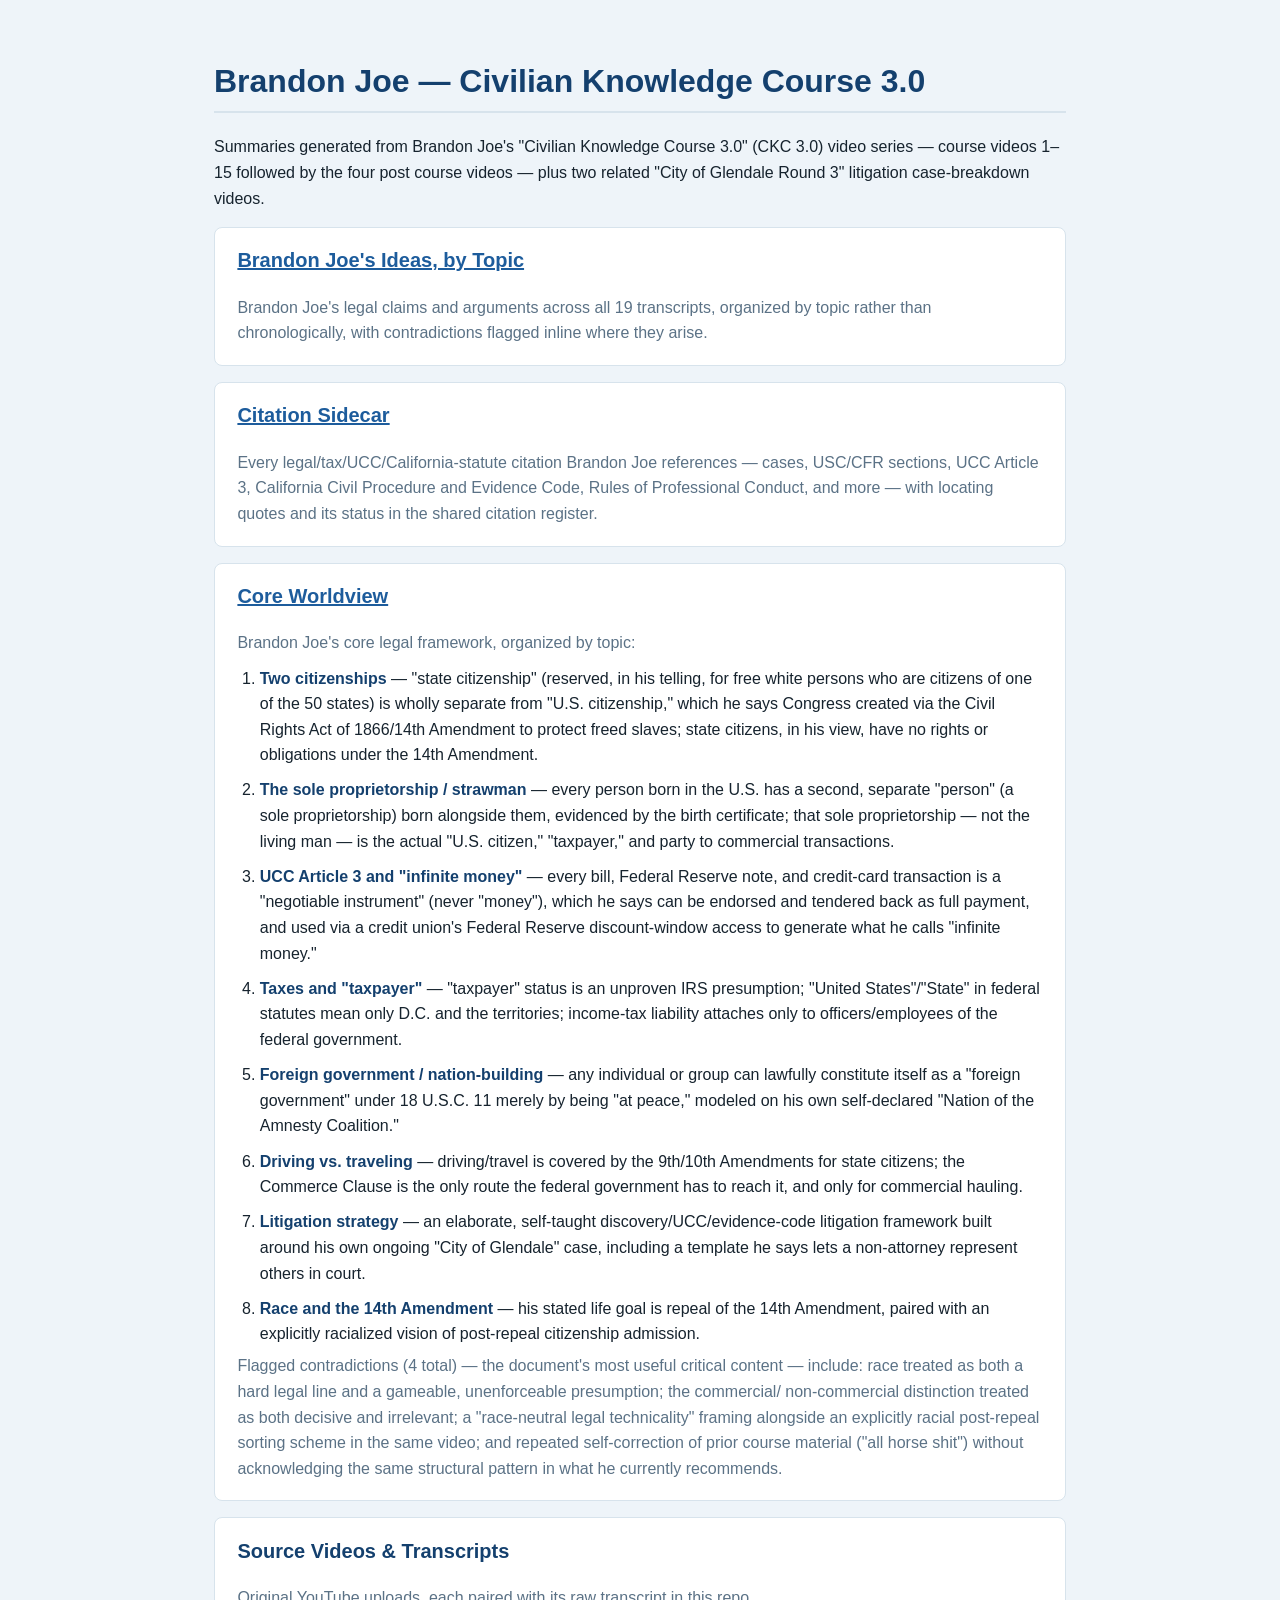
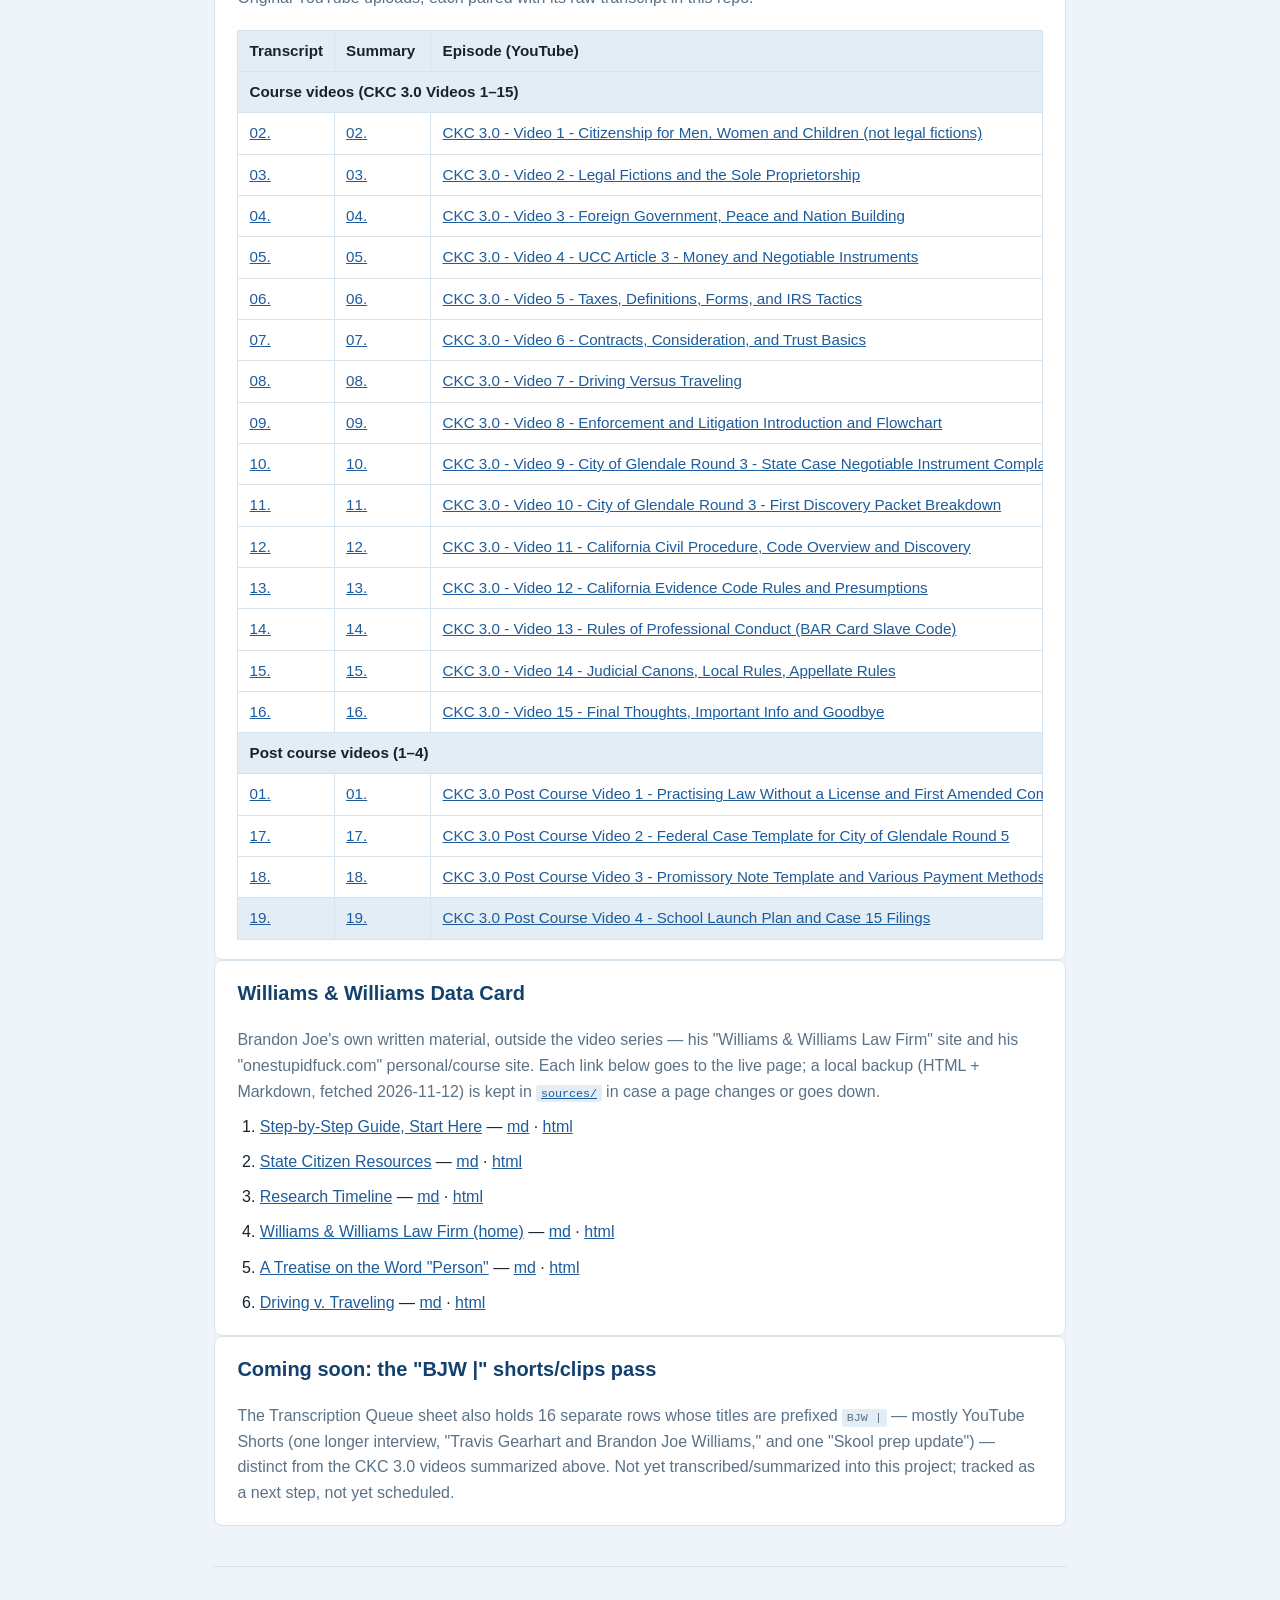
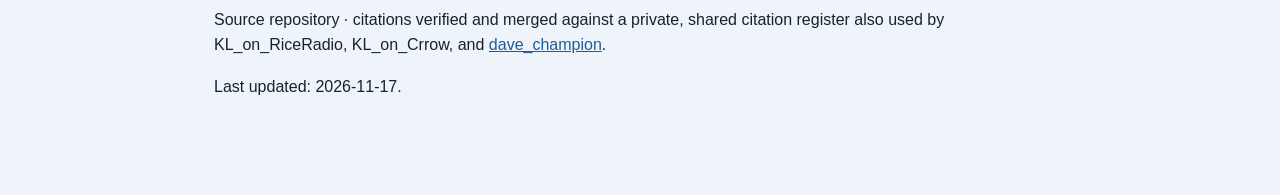
<file: index.html>
<!DOCTYPE html>
<html lang="en">
<head>
  <meta charset="UTF-8">
  <meta name="viewport" content="width=device-width, initial-scale=1.0">
  <title>Brandon Joe (CKC 3.0)</title>
  <link rel="stylesheet" href="style.css?v=20261117">
</head>
<body>
  <h1>Brandon Joe — Civilian Knowledge Course 3.0</h1>
  <p>
    Summaries generated from Brandon Joe's "Civilian Knowledge Course 3.0"
    (CKC 3.0) video series — course videos 1–15 followed by the four post
    course videos — plus two related "City of Glendale Round 3"
    litigation case-breakdown videos.
  </p>

  <ul class="card-list">
    <li class="card">
      <h2><a href="summaries_html/brandonjoe-ideas.html">Brandon Joe's Ideas, by Topic</a></h2>
      <p>
        Brandon Joe's legal claims and arguments across all 19 transcripts,
        organized by topic rather than chronologically, with contradictions
        flagged inline where they arise.
      </p>
    </li>
    <li class="card">
      <h2><a href="summaries_html/citations-sidecar.html">Citation Sidecar</a></h2>
      <p>
        Every legal/tax/UCC/California-statute citation Brandon Joe
        references — cases, USC/CFR sections, UCC Article 3, California Civil
        Procedure and Evidence Code, Rules of Professional Conduct, and more —
        with locating quotes and its status in the shared citation register.
      </p>
    </li>
    <li class="card">
      <h2><a href="summaries_html/brandonjoe-ideas.html">Core Worldview</a></h2>
      <p>Brandon Joe's core legal framework, organized by topic:</p>
      <ol>
        <li><strong>Two citizenships</strong> — "state citizenship" (reserved,
          in his telling, for free white persons who are citizens of one of
          the 50 states) is wholly separate from "U.S. citizenship," which he
          says Congress created via the Civil Rights Act of 1866/14th
          Amendment to protect freed slaves; state citizens, in his view, have
          no rights or obligations under the 14th Amendment.</li>
        <li><strong>The sole proprietorship / strawman</strong> — every person
          born in the U.S. has a second, separate "person" (a sole
          proprietorship) born alongside them, evidenced by the birth
          certificate; that sole proprietorship — not the living man — is the
          actual "U.S. citizen," "taxpayer," and party to commercial
          transactions.</li>
        <li><strong>UCC Article 3 and "infinite money"</strong> — every bill,
          Federal Reserve note, and credit-card transaction is a "negotiable
          instrument" (never "money"), which he says can be endorsed and
          tendered back as full payment, and used via a credit union's
          Federal Reserve discount-window access to generate what he calls
          "infinite money."</li>
        <li><strong>Taxes and "taxpayer"</strong> — "taxpayer" status is an
          unproven IRS presumption; "United States"/"State" in federal
          statutes mean only D.C. and the territories; income-tax liability
          attaches only to officers/employees of the federal government.</li>
        <li><strong>Foreign government / nation-building</strong> — any
          individual or group can lawfully constitute itself as a "foreign
          government" under 18 U.S.C. 11 merely by being "at peace," modeled
          on his own self-declared "Nation of the Amnesty Coalition."</li>
        <li><strong>Driving vs. traveling</strong> — driving/travel is covered
          by the 9th/10th Amendments for state citizens; the Commerce Clause
          is the only route the federal government has to reach it, and only
          for commercial hauling.</li>
        <li><strong>Litigation strategy</strong> — an elaborate, self-taught
          discovery/UCC/evidence-code litigation framework built around his
          own ongoing "City of Glendale" case, including a template he says
          lets a non-attorney represent others in court.</li>
        <li><strong>Race and the 14th Amendment</strong> — his stated life
          goal is repeal of the 14th Amendment, paired with an explicitly
          racialized vision of post-repeal citizenship admission.</li>
      </ol>
      <p>
        Flagged contradictions (4 total) — the document's most useful
        critical content — include: race treated as both a hard legal line
        and a gameable, unenforceable presumption; the commercial/
        non-commercial distinction treated as both decisive and irrelevant;
        a "race-neutral legal technicality" framing alongside an explicitly
        racial post-repeal sorting scheme in the same video; and repeated
        self-correction of prior course material ("all horse shit") without
        acknowledging the same structural pattern in what he currently
        recommends.
      </p>
    </li>
  </ul>

  <div class="card">
    <h2>Source Videos &amp; Transcripts</h2>
    <p>
      Original YouTube uploads, each paired with its raw transcript in this
      repo.
    </p>
    <div class="av-table-wrap">
    <table>
<thead>
<tr><th>Transcript</th><th>Summary</th><th>Episode (YouTube)</th></tr>
</thead>
<tbody>
<tr><th colspan="3">Course videos (CKC 3.0 Videos 1–15)</th></tr>
<tr>
<td><a href="https://raw.githubusercontent.com/DogThatHunts/brandon_joe/main/transcripts/TXT/02_20260806_CKC%203.0%20-%20Video%201%20-%20Citizenship%20for%20Men_%20Women%20and%20Children%20_not%20legal%20fictions__84335cec.txt">02.</a></td>
<td><a href="https://DogThatHunts.github.io/transcript-summaries/posts/ckc-3-0-video-1-citizenship-for-men-women-and-children-not-legal-fictions-1275.html">02.</a></td>
<td><a href="https://youtu.be/mwzktxeeAX0">CKC 3.0 - Video 1 - Citizenship for Men, Women and Children (not legal fictions)</a></td>
</tr>
<tr>
<td><a href="https://raw.githubusercontent.com/DogThatHunts/brandon_joe/main/transcripts/TXT/03_20260806_CKC%203.0%20-%20Video%202%20-%20Legal%20Fictions%20and%20the%20Sole%20Proprietorship_f75ddbab.txt">03.</a></td>
<td><a href="https://DogThatHunts.github.io/transcript-summaries/posts/ckc-3-0-video-2-legal-fictions-and-the-sole-proprietorship-1276.html">03.</a></td>
<td><a href="https://youtu.be/T5vLtGJEKXQ">CKC 3.0 - Video 2 - Legal Fictions and the Sole Proprietorship</a></td>
</tr>
<tr>
<td><a href="https://raw.githubusercontent.com/DogThatHunts/brandon_joe/main/transcripts/TXT/04_20260806_CKC%203.0%20-%20Video%203%20-%20Foreign%20Government_%20Peace%20and%20Nation%20Building_267c419d.txt">04.</a></td>
<td><a href="https://DogThatHunts.github.io/transcript-summaries/posts/ckc-3-0-video-3-foreign-government-peace-and-nation-building-1277.html">04.</a></td>
<td><a href="https://youtu.be/aU9GDPiP70I">CKC 3.0 - Video 3 - Foreign Government, Peace and Nation Building</a></td>
</tr>
<tr>
<td><a href="https://raw.githubusercontent.com/DogThatHunts/brandon_joe/main/transcripts/TXT/05_20260806_CKC%203.0%20-%20Video%204%20-%20UCC%20Article%203%20-%20Money%20and%20Negotiable%20Instruments_5e25ad83.txt">05.</a></td>
<td><a href="https://DogThatHunts.github.io/transcript-summaries/posts/ckc-3-0-video-4-ucc-article-3-money-and-negotiable-instruments-1277.html">05.</a></td>
<td><a href="https://youtu.be/khTyL8sZ2bk">CKC 3.0 - Video 4 - UCC Article 3 - Money and Negotiable Instruments</a></td>
</tr>
<tr>
<td><a href="https://raw.githubusercontent.com/DogThatHunts/brandon_joe/main/transcripts/TXT/06_20260806_CKC%203.0%20-%20Video%205%20-%20Taxes_%20Definitions_%20Forms_%20and%20IRS%20Tactics_289300b9.txt">06.</a></td>
<td><a href="https://DogThatHunts.github.io/transcript-summaries/posts/ckc-3-0-video-5-taxes-definitions-forms-and-irs-tactics-1279.html">06.</a></td>
<td><a href="https://youtu.be/CXeB7yP_uJM">CKC 3.0 - Video 5 - Taxes, Definitions, Forms, and IRS Tactics</a></td>
</tr>
<tr>
<td><a href="https://raw.githubusercontent.com/DogThatHunts/brandon_joe/main/transcripts/TXT/07_20260806_CKC%203.0%20-%20Video%206%20-%20Contracts_%20Consideration_%20and%20Trust%20Basics_0f44cef8.txt">07.</a></td>
<td><a href="https://DogThatHunts.github.io/transcript-summaries/posts/ckc-3-0-video-6-contracts-consideration-and-trust-basics-1280.html">07.</a></td>
<td><a href="https://youtu.be/qvnU8tQnrD0">CKC 3.0 - Video 6 - Contracts, Consideration, and Trust Basics</a></td>
</tr>
<tr>
<td><a href="https://raw.githubusercontent.com/DogThatHunts/brandon_joe/main/transcripts/TXT/08_20260806_CKC%203.0%20-%20Video%207%20-%20Driving%20Versus%20Traveling_72664d37.txt">08.</a></td>
<td><a href="https://DogThatHunts.github.io/transcript-summaries/posts/ckc-3-0-video-7-driving-versus-traveling-1281.html">08.</a></td>
<td><a href="https://youtu.be/kZ7g1MXMNN0">CKC 3.0 - Video 7 - Driving Versus Traveling</a></td>
</tr>
<tr>
<td><a href="https://raw.githubusercontent.com/DogThatHunts/brandon_joe/main/transcripts/TXT/09_20260806_CKC%203.0%20-%20Video%208%20-%20Enforcement%20and%20Litigation%20Introduction%20and%20Flowchart_81771878.txt">09.</a></td>
<td><a href="https://DogThatHunts.github.io/transcript-summaries/posts/ckc-3-0-video-8-enforcement-and-litigation-introduction-and-flowchart-1282.html">09.</a></td>
<td><a href="https://youtu.be/71GfqZL0v6I">CKC 3.0 - Video 8 - Enforcement and Litigation Introduction and Flowchart</a></td>
</tr>
<tr>
<td><a href="https://raw.githubusercontent.com/DogThatHunts/brandon_joe/main/transcripts/TXT/10_20260806_City%20of%20Glendale%20Round%203%20-%20State%20Case%20Negotiable%20Instrument%20Complaint%20Breakdown%20_Vid%209%20of%20CKC%203.0__8b74a13b.txt">10.</a></td>
<td><a href="https://DogThatHunts.github.io/transcript-summaries/posts/city-of-glendale-round-3-state-case-negotiable-instrument-complaint-breakdown-vi-1283.html">10.</a></td>
<td><a href="https://youtu.be/_yXhJePT4bk">CKC 3.0 - Video 9 - City of Glendale Round 3 - State Case Negotiable Instrument Complaint Breakdown</a></td>
</tr>
<tr>
<td><a href="https://raw.githubusercontent.com/DogThatHunts/brandon_joe/main/transcripts/TXT/11_20260806_City%20of%20Glendale%20Round%203%20-%20First%20Discovery%20Packet%20Breakdown%20_Vid%2010%20of%20CKC%203.0__7b052aac.txt">11.</a></td>
<td><a href="https://DogThatHunts.github.io/transcript-summaries/posts/city-of-glendale-round-3-first-discovery-packet-breakdown-vid-10-of-ckc-3-0-1284.html">11.</a></td>
<td><a href="https://youtu.be/znJJCIaqpfQ">CKC 3.0 - Video 10 - City of Glendale Round 3 - First Discovery Packet Breakdown</a></td>
</tr>
<tr>
<td><a href="https://raw.githubusercontent.com/DogThatHunts/brandon_joe/main/transcripts/TXT/12_20260806_CKC%203.0%20-%20Video%2011%20-%20California%20Civil%20Procedure_%20Code%20Overview%20and%20Discovery_c03e4b61.txt">12.</a></td>
<td><a href="https://DogThatHunts.github.io/transcript-summaries/posts/ckc-3-0-video-11-california-civil-procedure-code-overview-and-discovery-1285.html">12.</a></td>
<td><a href="https://youtu.be/n1b2hbjdLO4">CKC 3.0 - Video 11 - California Civil Procedure, Code Overview and Discovery</a></td>
</tr>
<tr>
<td><a href="https://raw.githubusercontent.com/DogThatHunts/brandon_joe/main/transcripts/TXT/13_20260806_CKC%203.0%20-%20Video%2012%20-%20California%20Evidence%20Code%20Rules%20and%20Presumptions_41cbe397.txt">13.</a></td>
<td><a href="https://DogThatHunts.github.io/transcript-summaries/posts/ckc-3-0-video-12-california-evidence-code-rules-and-presumptions-1286.html">13.</a></td>
<td><a href="https://youtu.be/9Rk9_9BqJpE">CKC 3.0 - Video 12 - California Evidence Code Rules and Presumptions</a></td>
</tr>
<tr>
<td><a href="https://raw.githubusercontent.com/DogThatHunts/brandon_joe/main/transcripts/TXT/14_20260806_CKC%203.0%20-%20Video%2013%20-%20Rules%20of%20Professional%20Conduct%20_BAR%20Card%20Slave%20Code__3a61ab9c.txt">14.</a></td>
<td><a href="https://DogThatHunts.github.io/transcript-summaries/posts/ckc-3-0-video-13-rules-of-professional-conduct-bar-card-slave-code-1287.html">14.</a></td>
<td><a href="https://youtu.be/PGVmk3kpqmU">CKC 3.0 - Video 13 - Rules of Professional Conduct (BAR Card Slave Code)</a></td>
</tr>
<tr>
<td><a href="https://raw.githubusercontent.com/DogThatHunts/brandon_joe/main/transcripts/TXT/15_20260806_CKC%203.0%20-%20Video%2014%20-%20Judicial%20Canons_%20Local%20Rules_%20Appellate%20Rules_53a4934c.txt">15.</a></td>
<td><a href="https://DogThatHunts.github.io/transcript-summaries/posts/ckc-3-0-video-14-judicial-canons-local-rules-appellate-rules-1288.html">15.</a></td>
<td><a href="https://youtu.be/tyBwFVEs2q0">CKC 3.0 - Video 14 - Judicial Canons, Local Rules, Appellate Rules</a></td>
</tr>
<tr>
<td><a href="https://raw.githubusercontent.com/DogThatHunts/brandon_joe/main/transcripts/TXT/16_20260807_CKC%203.0%20-%20Video%2015%20-%20Final%20Thoughts_%20Important%20Info%20and%20Goodbye_991a78e2.txt">16.</a></td>
<td><a href="https://DogThatHunts.github.io/transcript-summaries/posts/ckc-3-0-video-15-final-thoughts-important-info-and-goodbye-1289.html">16.</a></td>
<td><a href="https://youtu.be/UldA5dHDV3E">CKC 3.0 - Video 15 - Final Thoughts, Important Info and Goodbye</a></td>
</tr>
<tr><th colspan="3">Post course videos (1–4)</th></tr>
<tr>
<td><a href="https://raw.githubusercontent.com/DogThatHunts/brandon_joe/main/transcripts/TXT/01_20260806_CKC%203.0%20Post%20Course%20Video%201%20-%20Practising%20Law%20Without%20a%20License%20and%20First%20Amended_0bec3cba.txt">01.</a></td>
<td><a href="https://DogThatHunts.github.io/transcript-summaries/posts/ckc-3-0-post-course-video-1-practising-law-without-a-license-and-first-amended-c-1273.html">01.</a></td>
<td><a href="https://youtu.be/bqcqF-PNjh8">CKC 3.0 Post Course Video 1 - Practising Law Without a License and First Amended Complaint</a></td>
</tr>
<tr>
<td><a href="https://raw.githubusercontent.com/DogThatHunts/brandon_joe/main/transcripts/TXT/17_20260906_CKC%203.0%20Post%20Course%20Video%202%20-%20Federal%20Case%20Template%20for%20City%20of%20Glendale%20Round%205_29feaa19.txt">17.</a></td>
<td><a href="https://DogThatHunts.github.io/transcript-summaries/posts/ckc-3-0-post-course-video-2-federal-case-template-for-city-of-glendale-round-5-1537.html">17.</a></td>
<td><a href="https://www.youtube.com/watch?v=eqofF1yRfVg">CKC 3.0 Post Course Video 2 - Federal Case Template for City of Glendale Round 5</a></td>
</tr>
<tr>
<td><a href="https://raw.githubusercontent.com/DogThatHunts/brandon_joe/main/transcripts/TXT/18_20260824_CKC%203.0%20Post%20Course%20Video%203%20-%20Promissory%20Note%20Template%20and%20Various%20Payment%20Metho_e683da4a.txt">18.</a></td>
<td><a href="https://DogThatHunts.github.io/transcript-summaries/posts/ckc-3-0-post-course-video-3-promissory-note-template-and-various-payment-methods-1568.html">18.</a></td>
<td><a href="https://www.youtube.com/watch?v=7z1ETmZLuLg">CKC 3.0 Post Course Video 3 - Promissory Note Template and Various Payment Methods</a></td>
</tr>
<tr>
<td><a href="https://raw.githubusercontent.com/DogThatHunts/brandon_joe/main/transcripts/TXT/19_20261117_CKC%203.0%20Post%20Course%20Video%204%20-%20School%20Launch%20Plan%20and%20Case%2015%20Filings_efb3348a.txt">19.</a></td>
<td><a href="https://DogThatHunts.github.io/transcript-summaries/posts/ckc-3-0-post-course-video-4-school-launch-plan-and-case-15-filings-6105.html">19.</a></td>
<td><a href="https://youtu.be/93ul3uJW_M0">CKC 3.0 Post Course Video 4 - School Launch Plan and Case 15 Filings</a></td>
</tr>
</tbody>
</table>
    </div>
  </div>

  <div class="card">
    <h2>Williams &amp; Williams Data Card</h2>
    <p>
      Brandon Joe's own written material, outside the video series — his
      "Williams &amp; Williams Law Firm" site and his "onestupidfuck.com"
      personal/course site. Each link below goes to the live page; a local
      backup (HTML + Markdown, fetched 2026-11-12) is kept in
      <a href="https://github.com/DogThatHunts/brandon_joe/tree/main/sources"><code>sources/</code></a>
      in case a page changes or goes down.
    </p>
    <ol>
      <li>
        <a href="https://onestupidfuck.com/step-by-step-guide-start-here">Step-by-Step Guide, Start Here</a>
        — <a href="sources/osf-step-by-step-guide.md">md</a> ·
        <a href="sources/osf-step-by-step-guide.html">html</a>
      </li>
      <li>
        <a href="https://onestupidfuck.com/state-citizen-resources">State Citizen Resources</a>
        — <a href="sources/osf-state-citizen-resources.md">md</a> ·
        <a href="sources/osf-state-citizen-resources.html">html</a>
      </li>
      <li>
        <a href="https://onestupidfuck.com/research-timeline">Research Timeline</a>
        — <a href="sources/osf-research-timeline.md">md</a> ·
        <a href="sources/osf-research-timeline.html">html</a>
      </li>
      <li>
        <a href="https://www.williamsandwilliamslawfirm.com">Williams &amp; Williams Law Firm (home)</a>
        — <a href="sources/ww-lawfirm-home.md">md</a> ·
        <a href="sources/ww-lawfirm-home.html">html</a>
      </li>
      <li>
        <a href="https://www.williamsandwilliamslawfirm.com/a-treatise-on-the-word-person">A Treatise on the Word "Person"</a>
        — <a href="sources/ww-treatise-on-the-word-person.md">md</a> ·
        <a href="sources/ww-treatise-on-the-word-person.html">html</a>
      </li>
      <li>
        <a href="https://www.williamsandwilliamslawfirm.com/driving-v-traveling">Driving v. Traveling</a>
        — <a href="sources/ww-driving-v-traveling.md">md</a> ·
        <a href="sources/ww-driving-v-traveling.html">html</a>
      </li>
    </ol>
  </div>

  <div class="card">
    <h2>Coming soon: the "BJW |" shorts/clips pass</h2>
    <p>
      The Transcription Queue sheet also holds 16 separate rows whose titles
      are prefixed <code>BJW |</code> — mostly YouTube Shorts (one longer
      interview, "Travis Gearhart and Brandon Joe Williams," and one "Skool
      prep update") — distinct from the CKC 3.0 videos summarized above.
      Not yet transcribed/summarized into this project; tracked as a next
      step, not yet scheduled.
    </p>
  </div>

  <hr>

  <p>
    Source repository · citations verified and merged against a private, shared citation
    register also used by
    KL_on_RiceRadio, KL_on_Crrow, and
    <a href="https://dogthathunts.github.io/dave_champion/">dave_champion</a>.
  </p>
  <p>Last updated: 2026-11-17.</p>
</body>
</html>
</file>
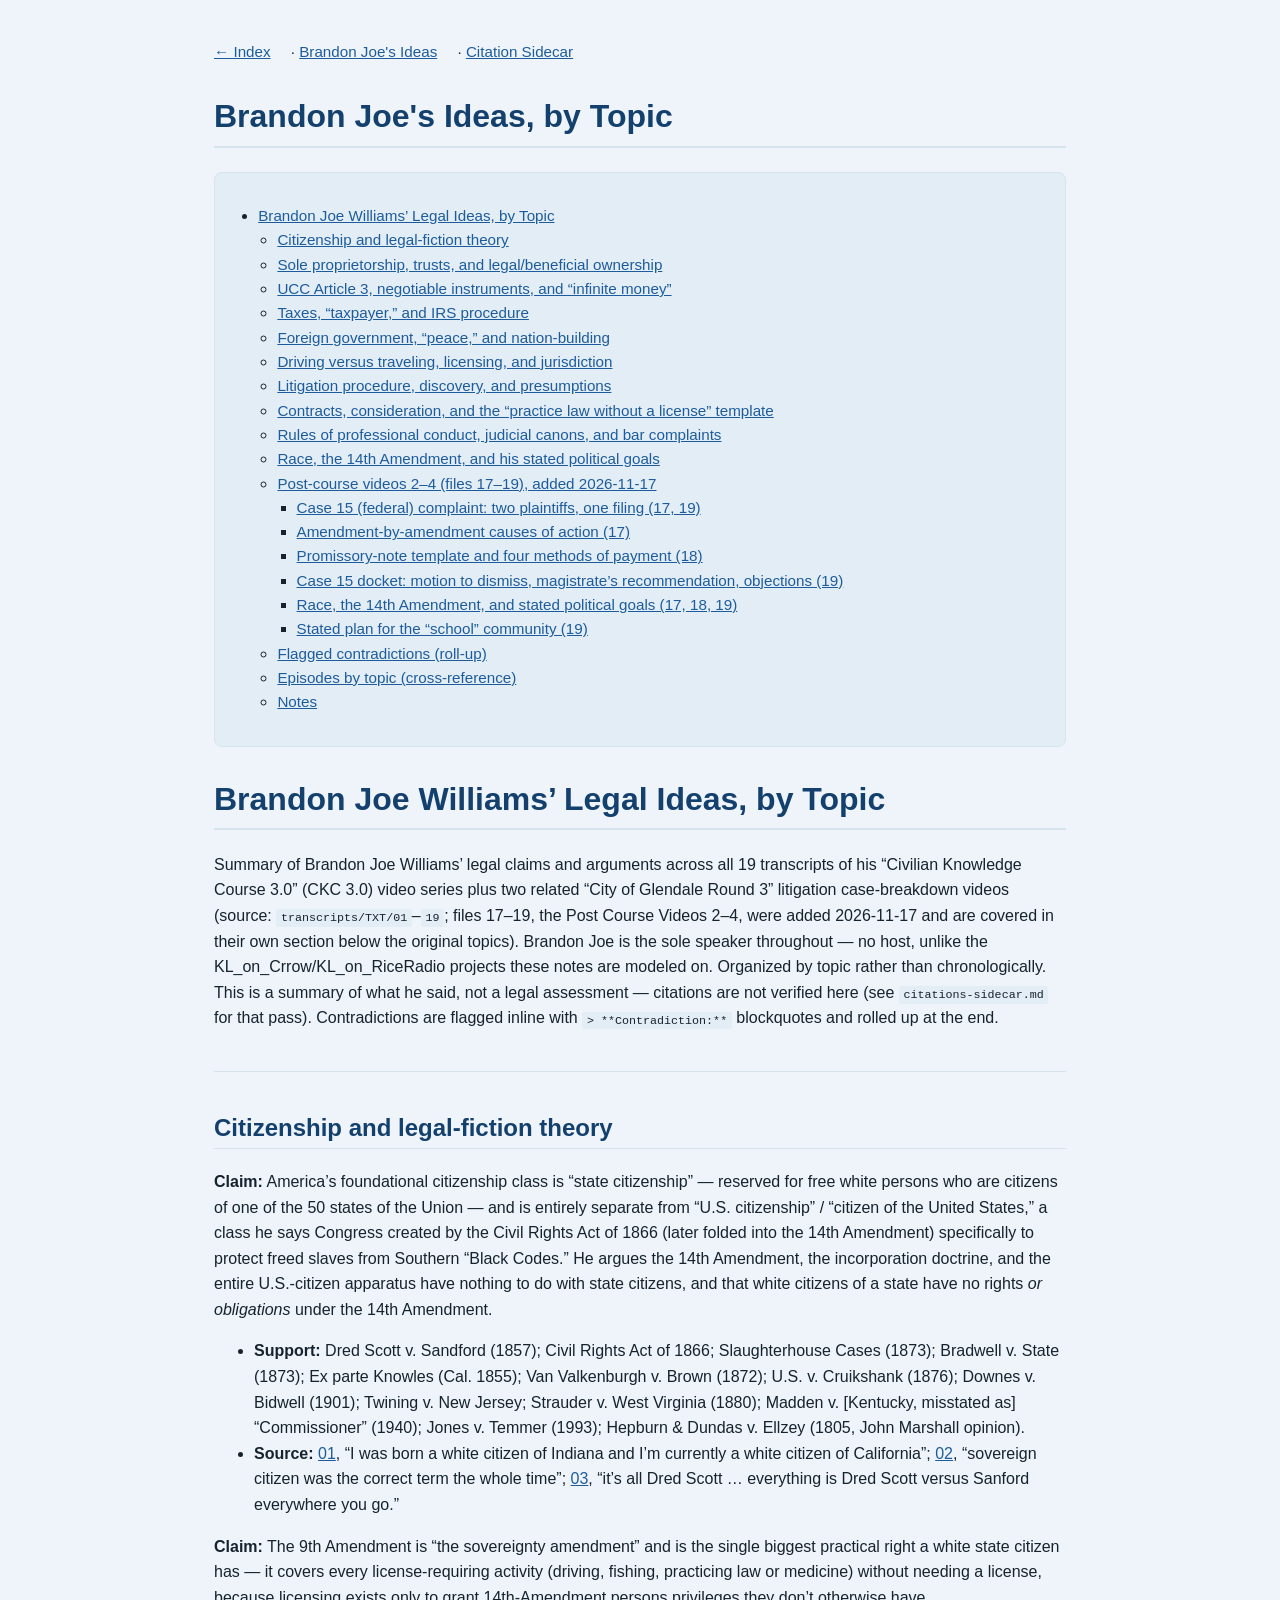
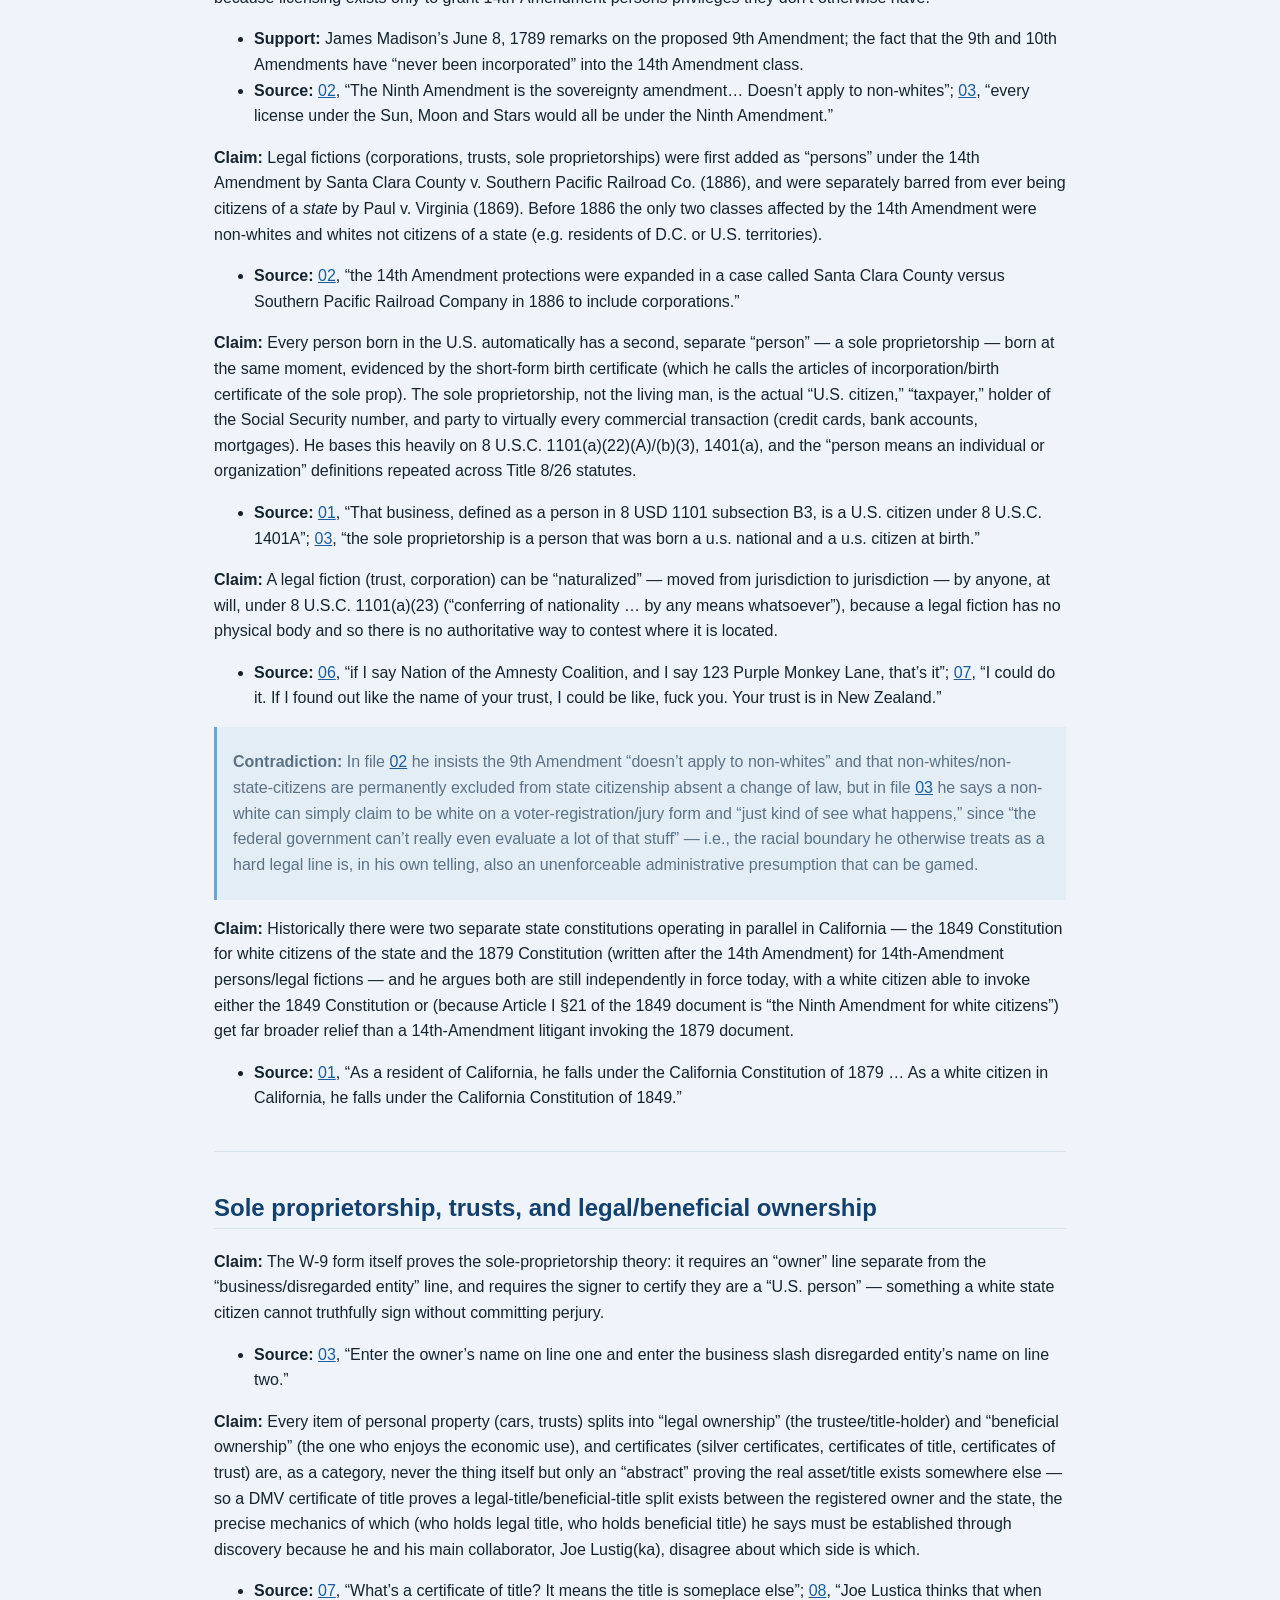
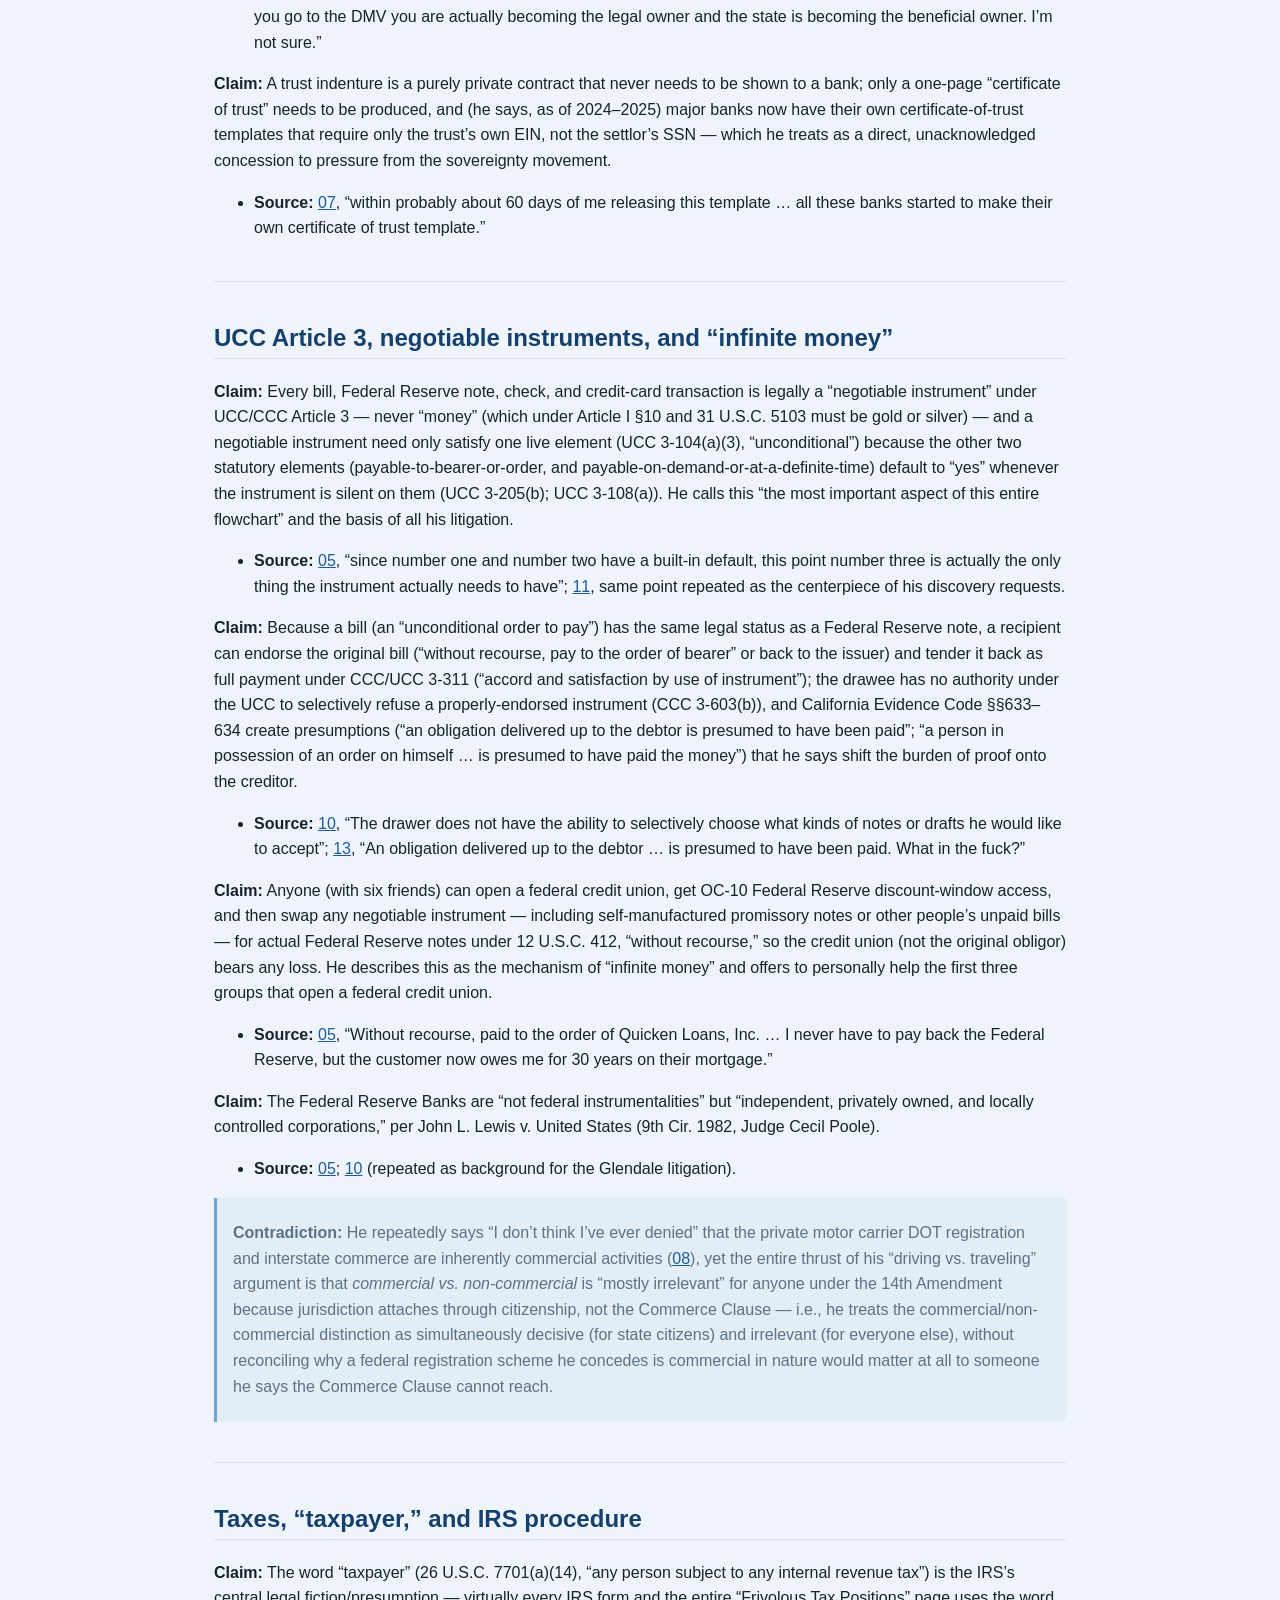
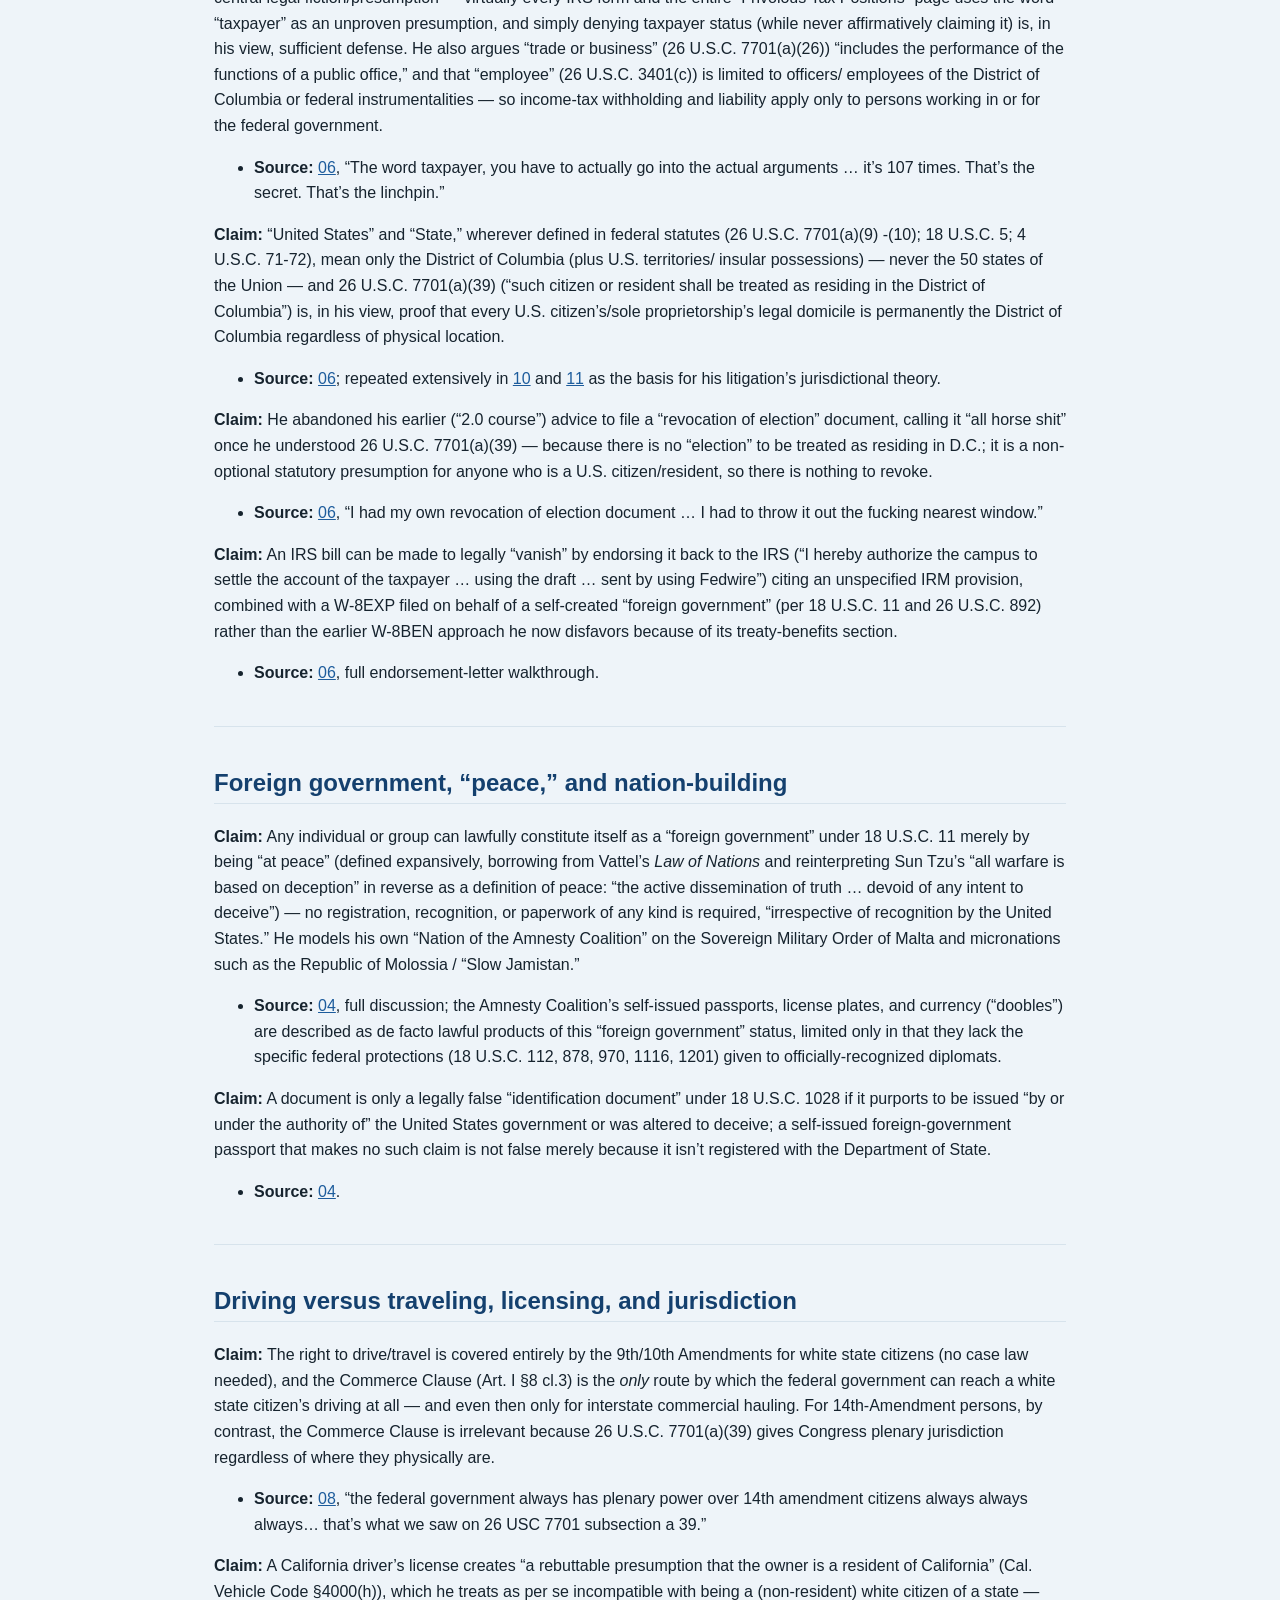
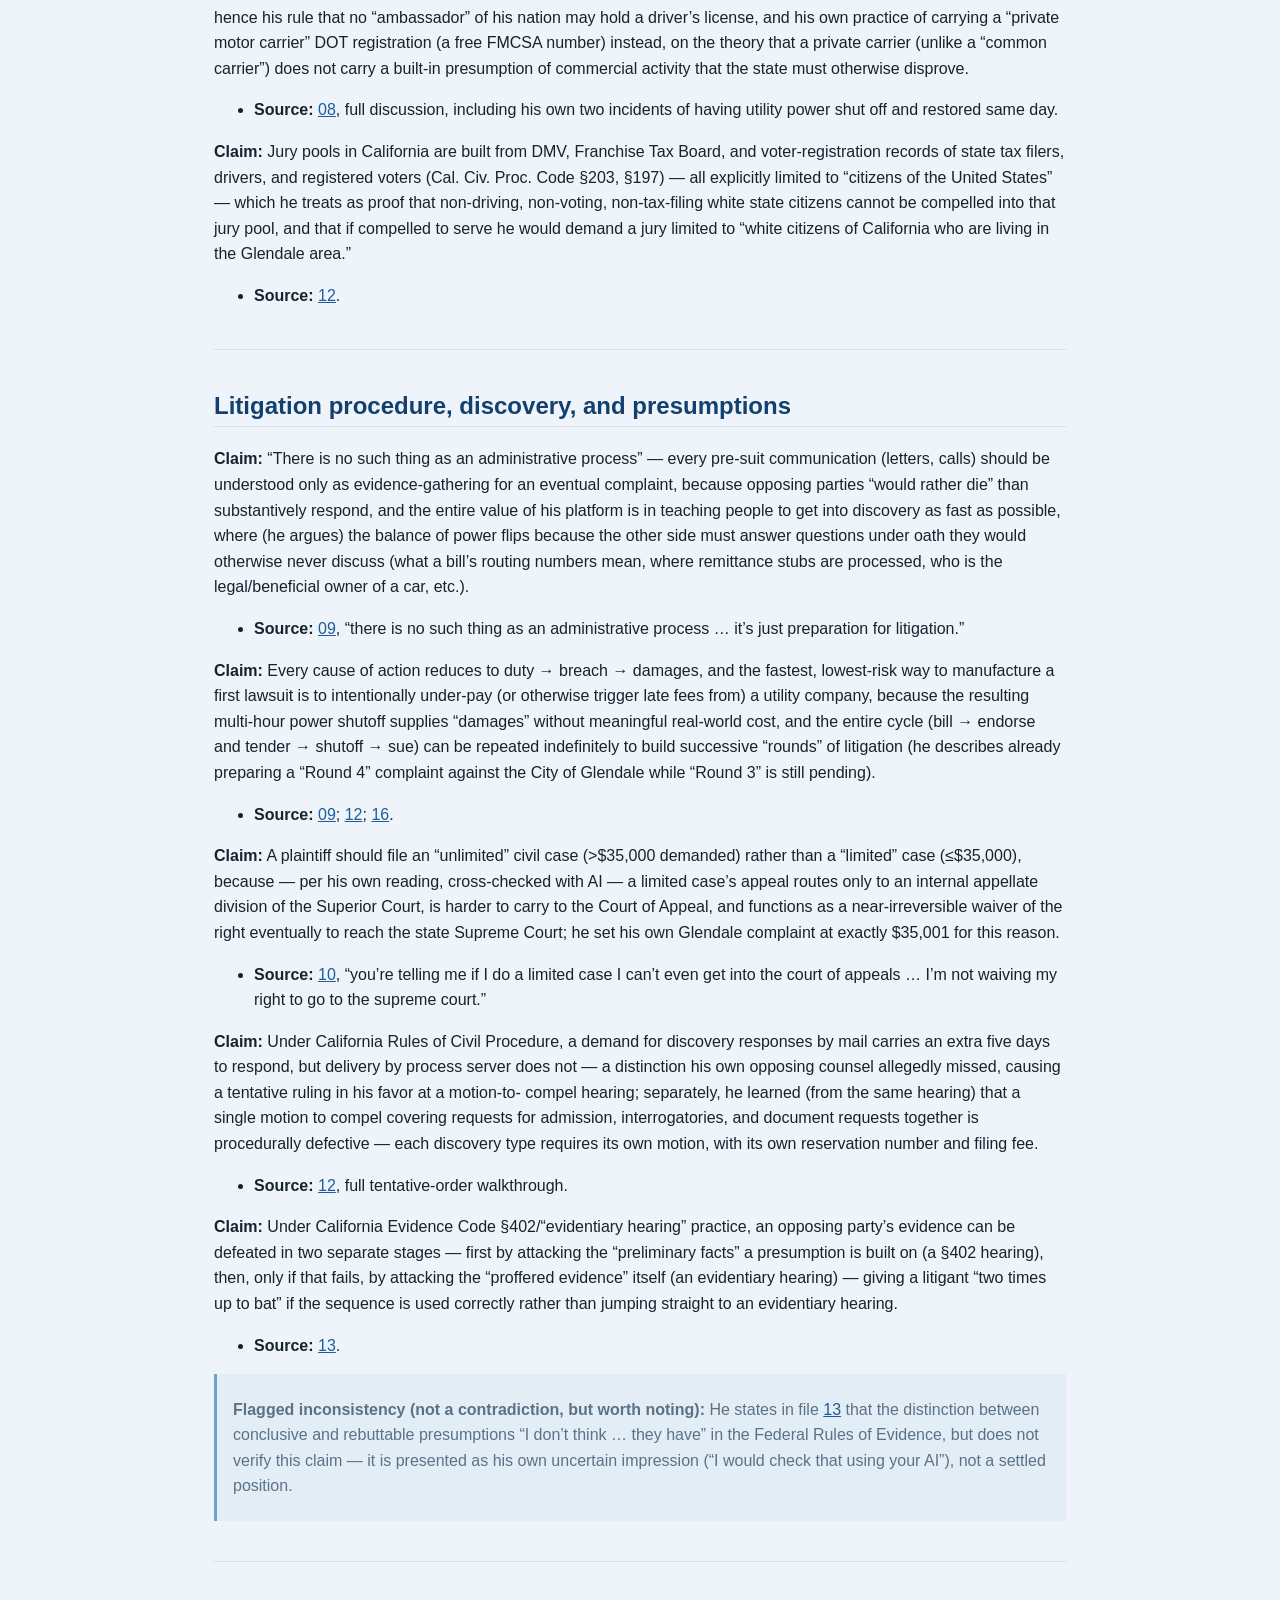
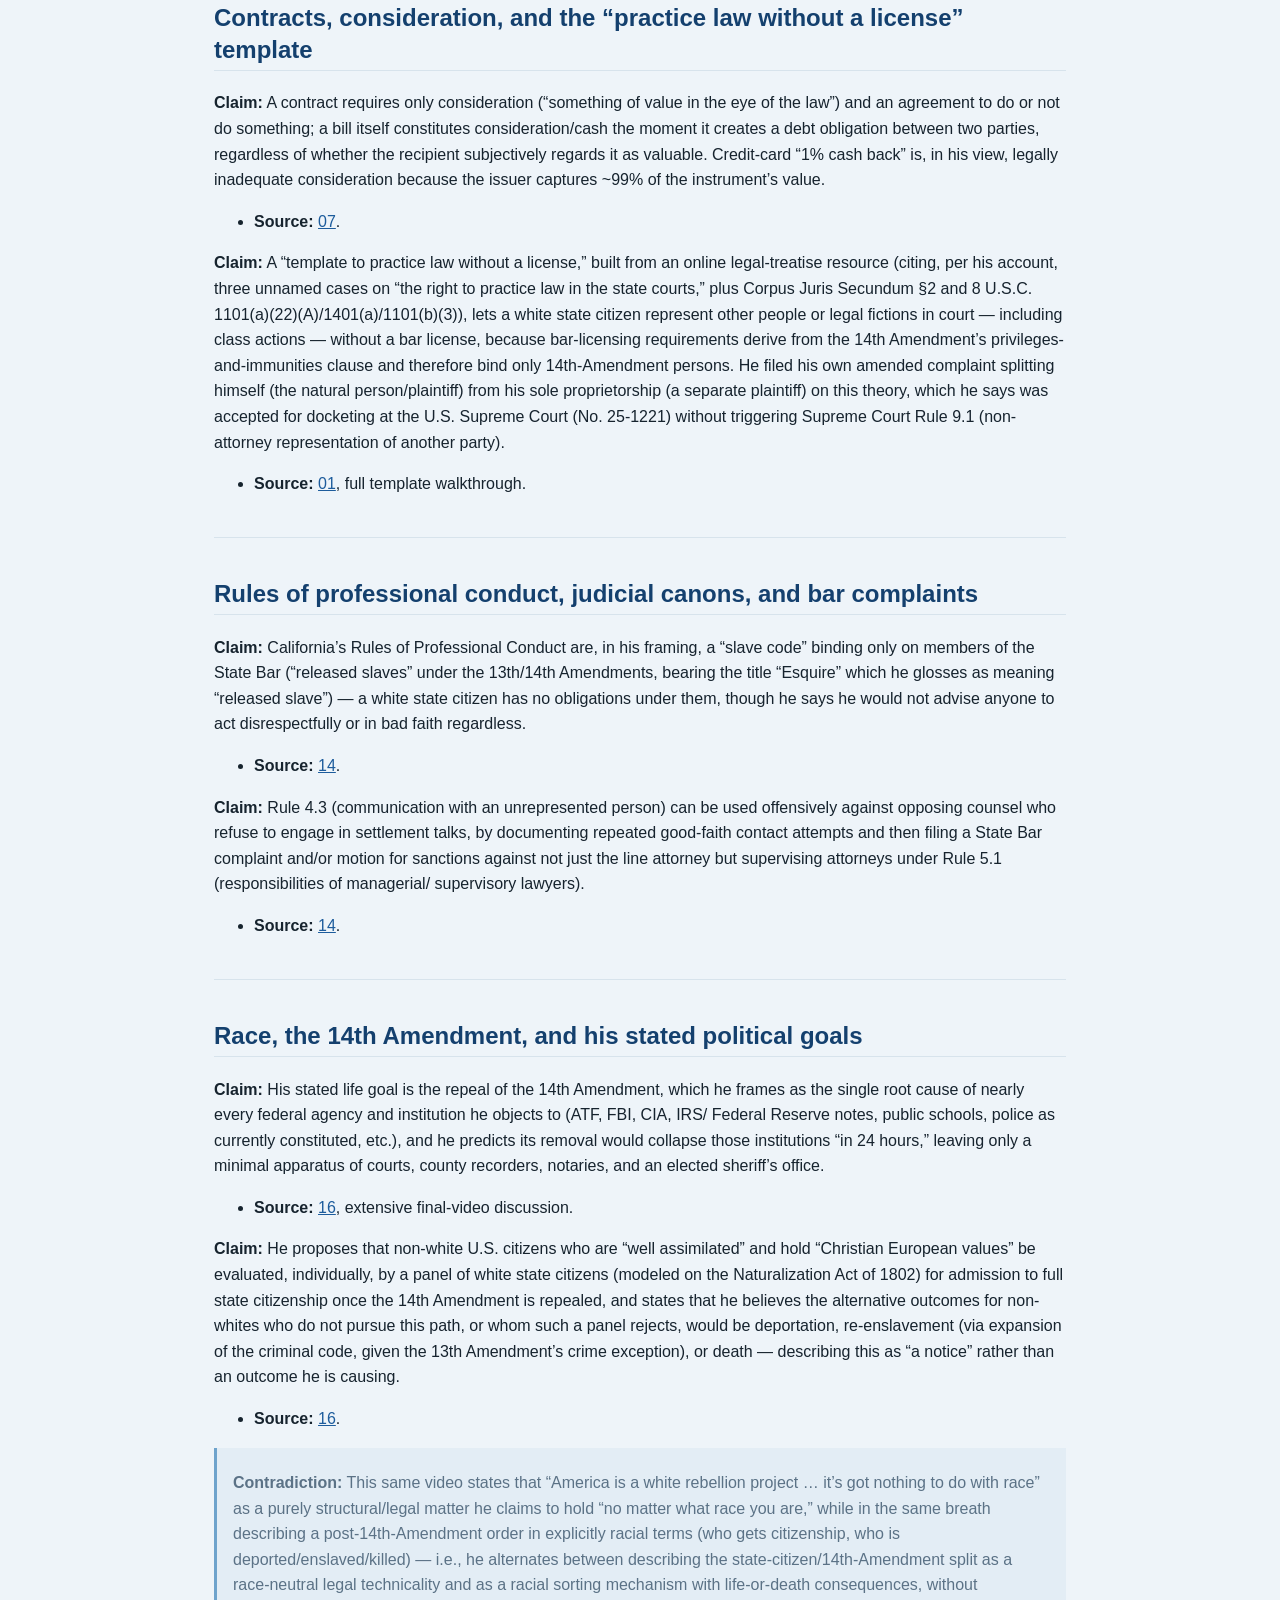
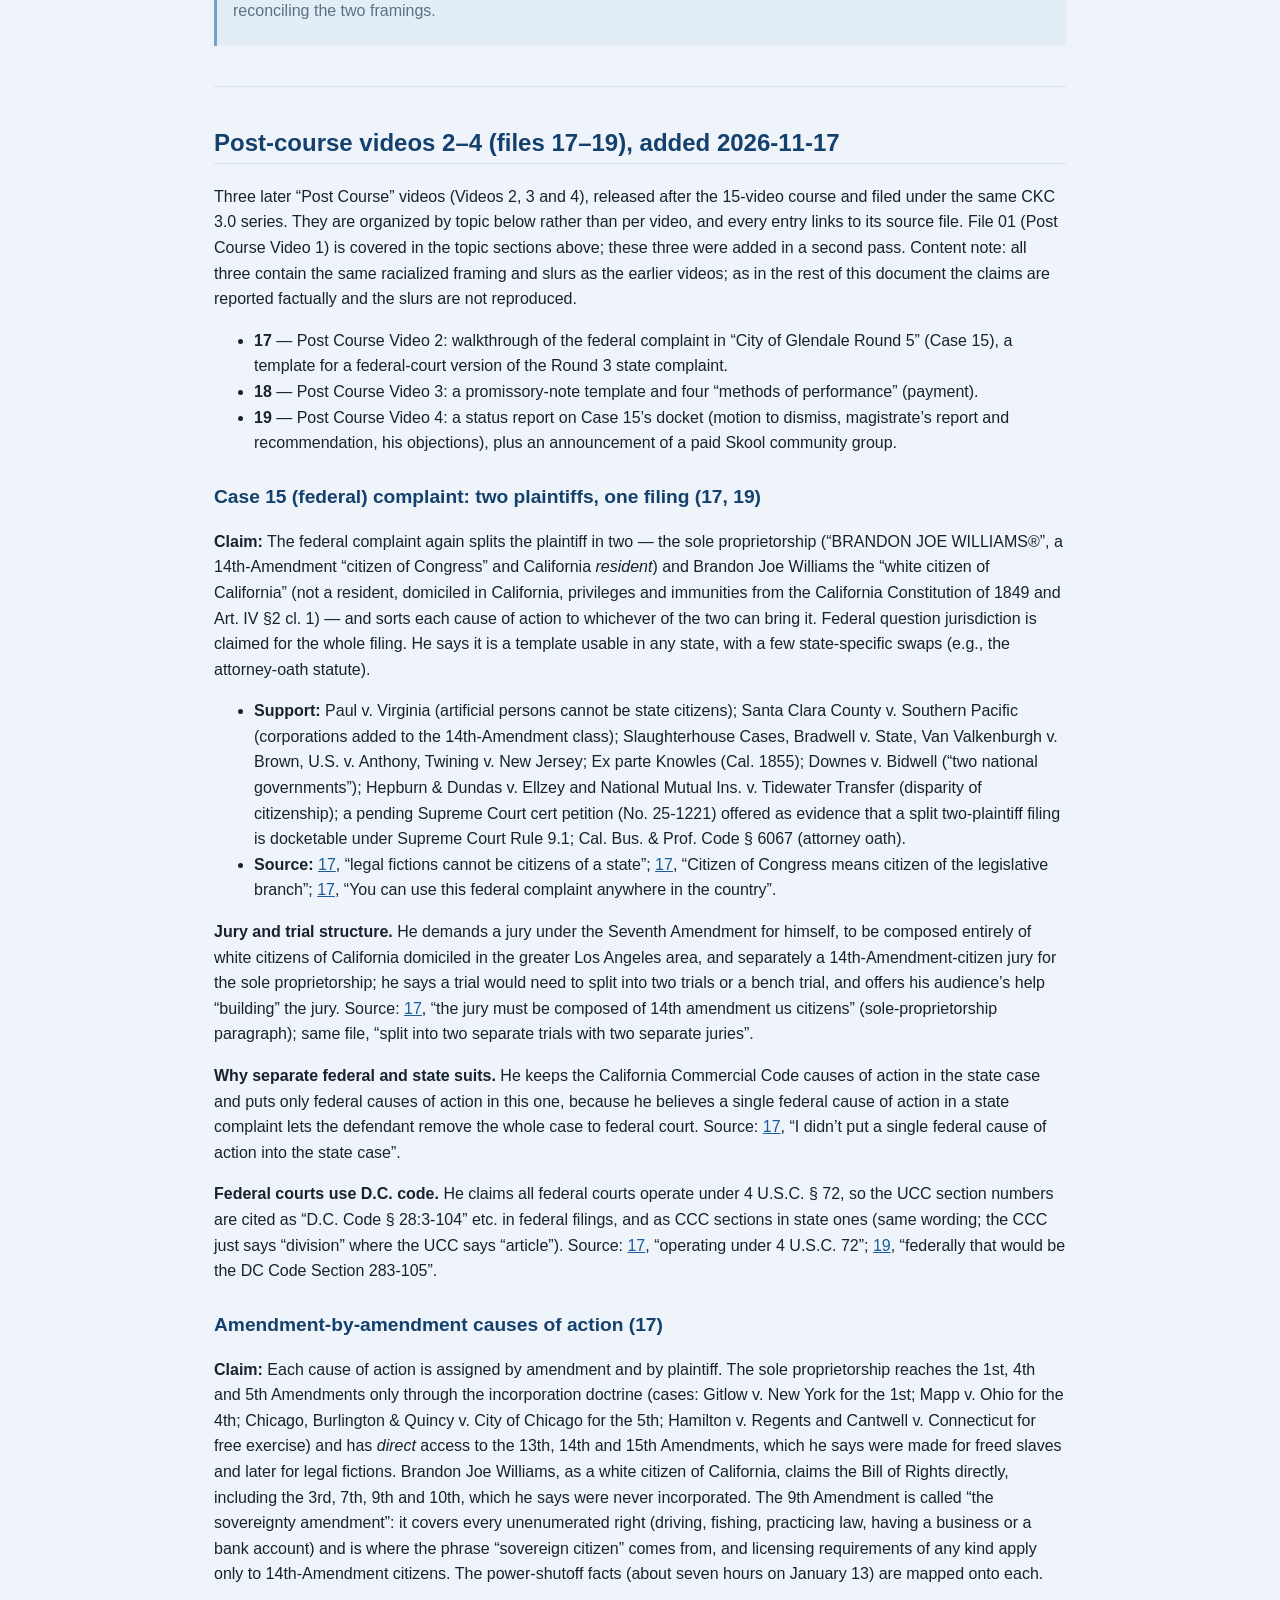
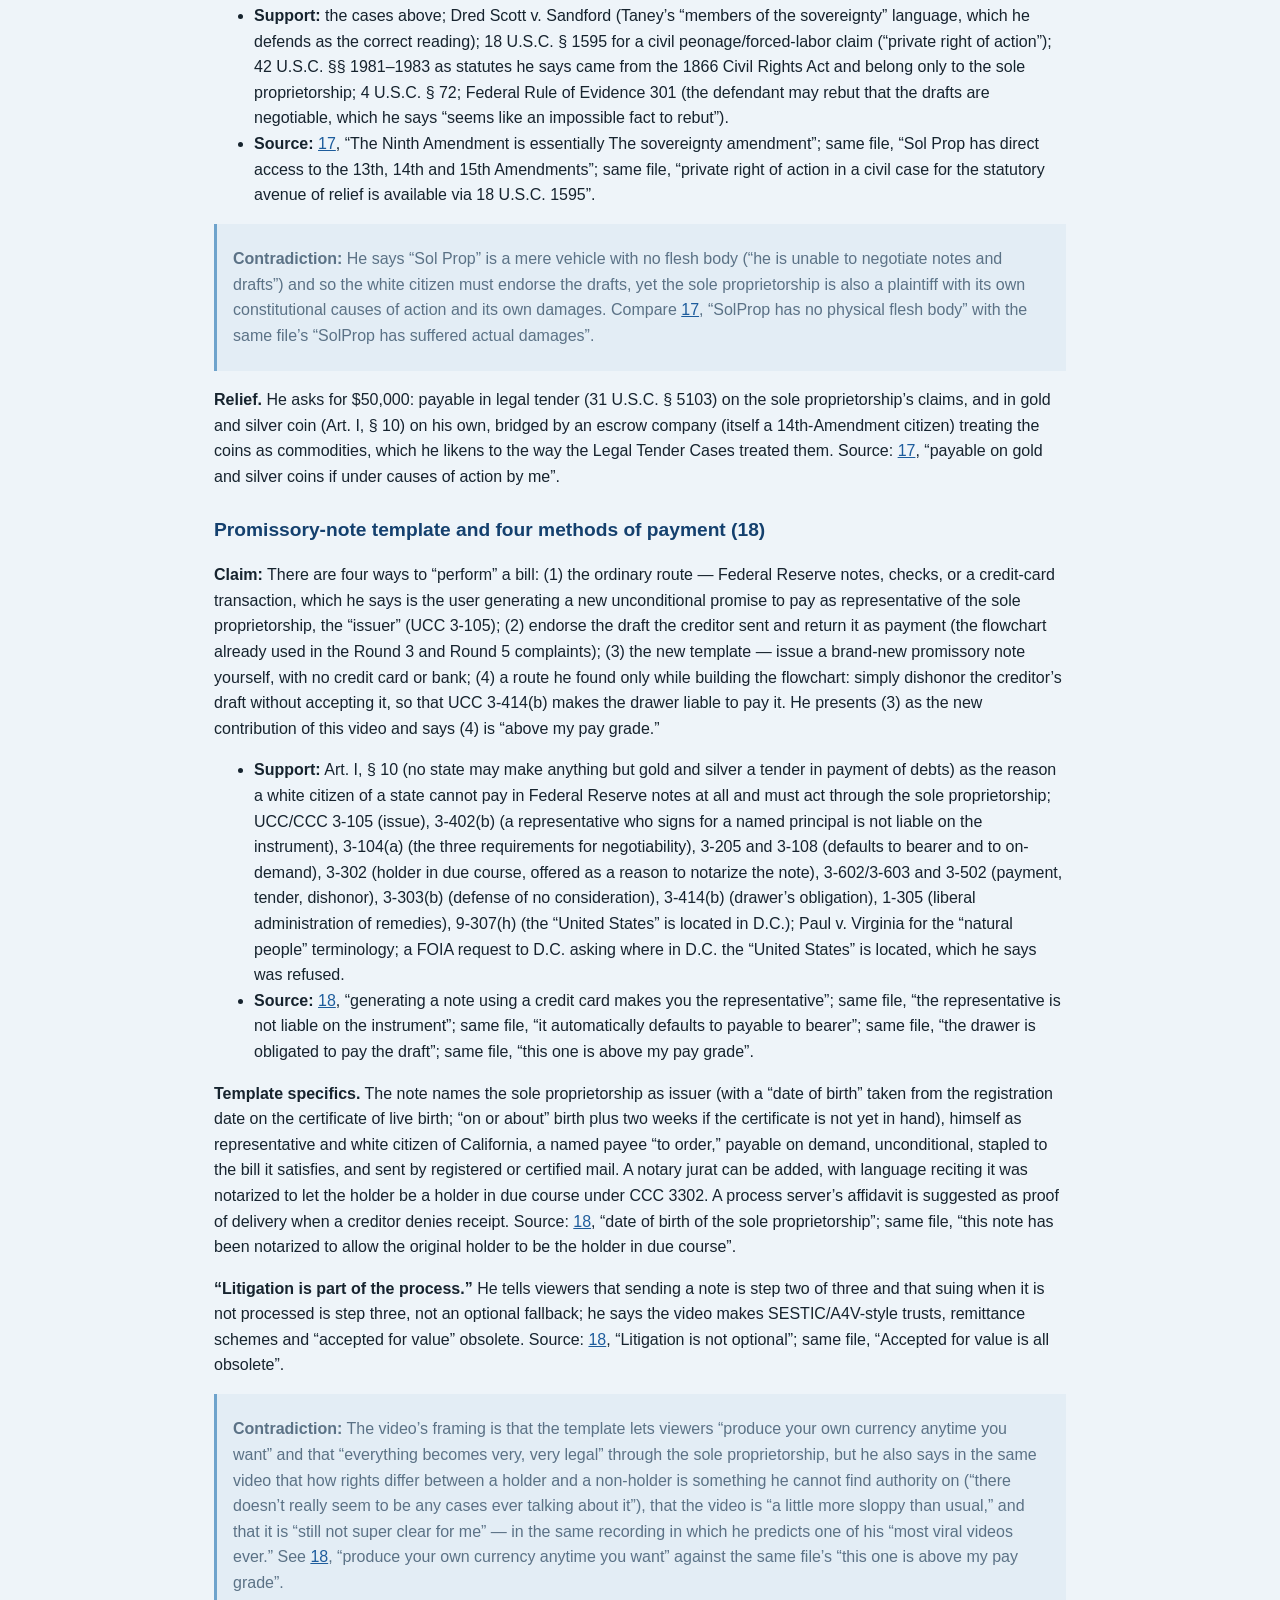
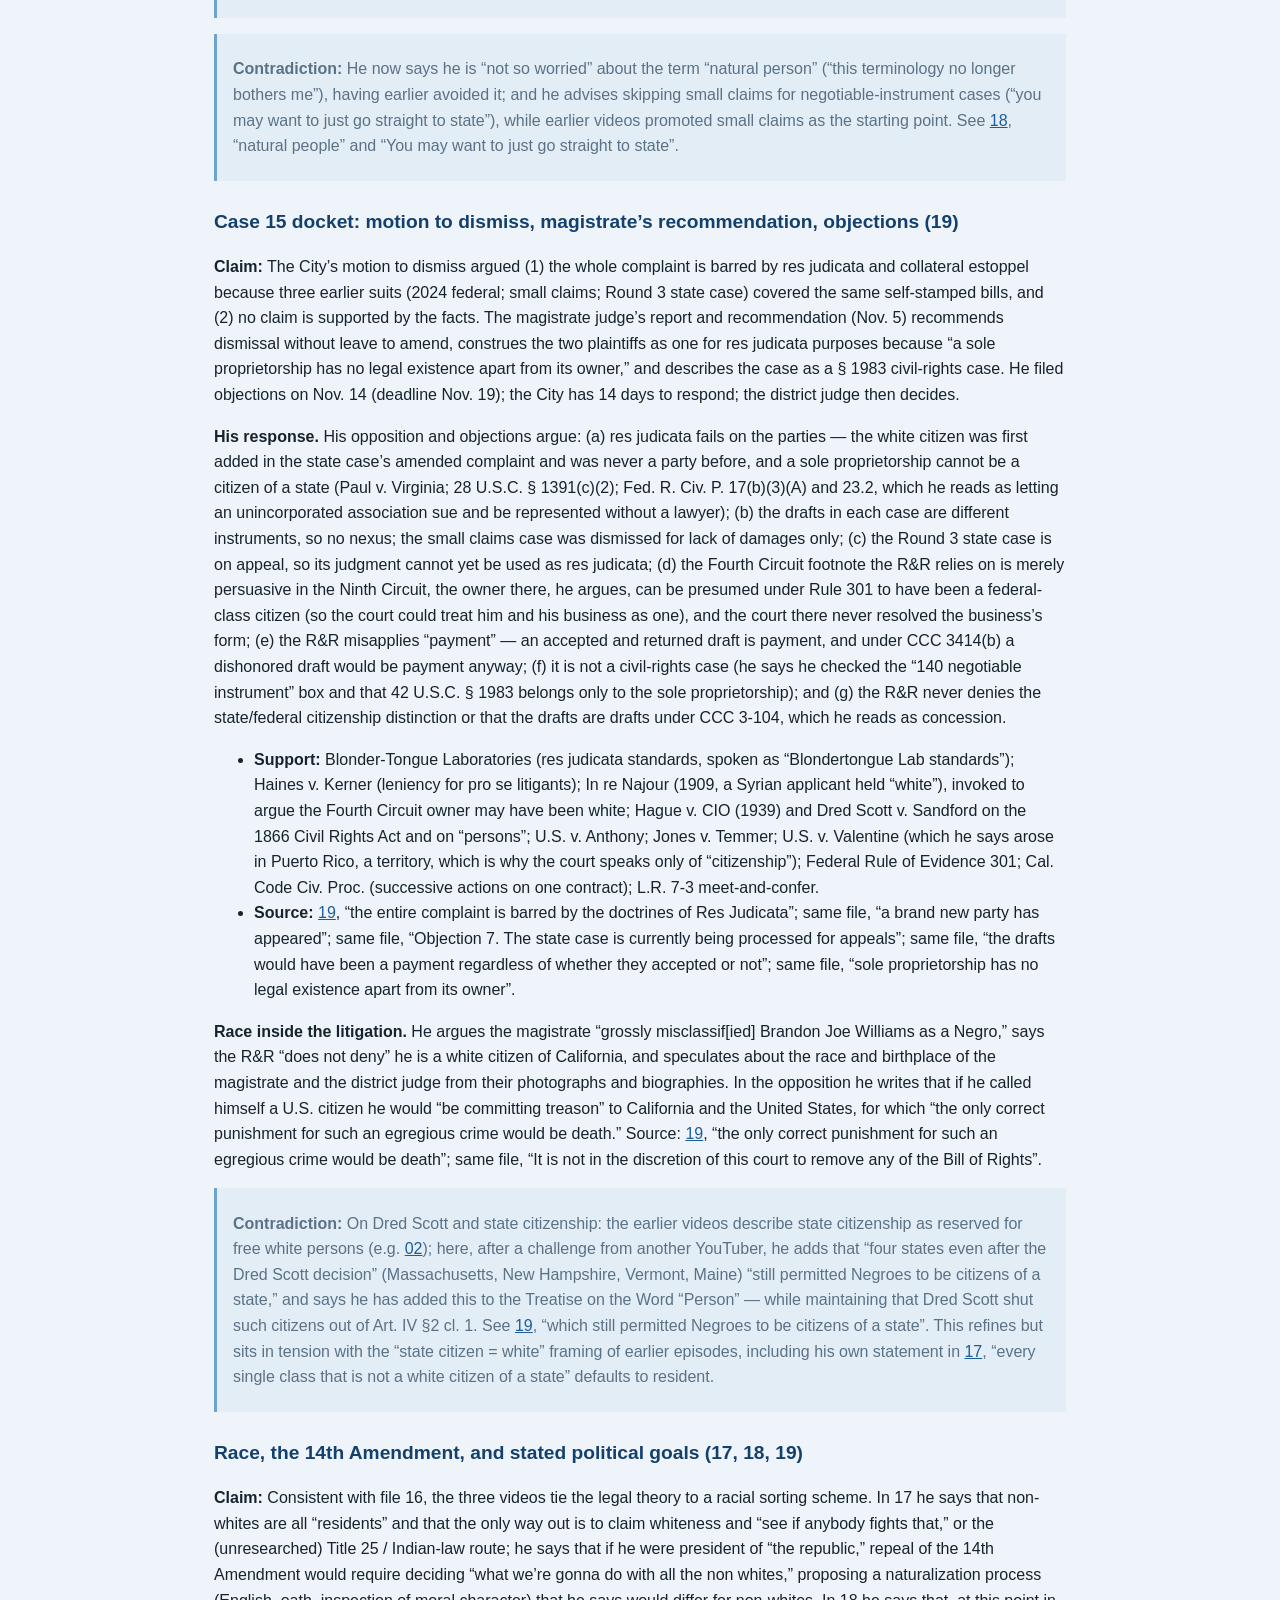
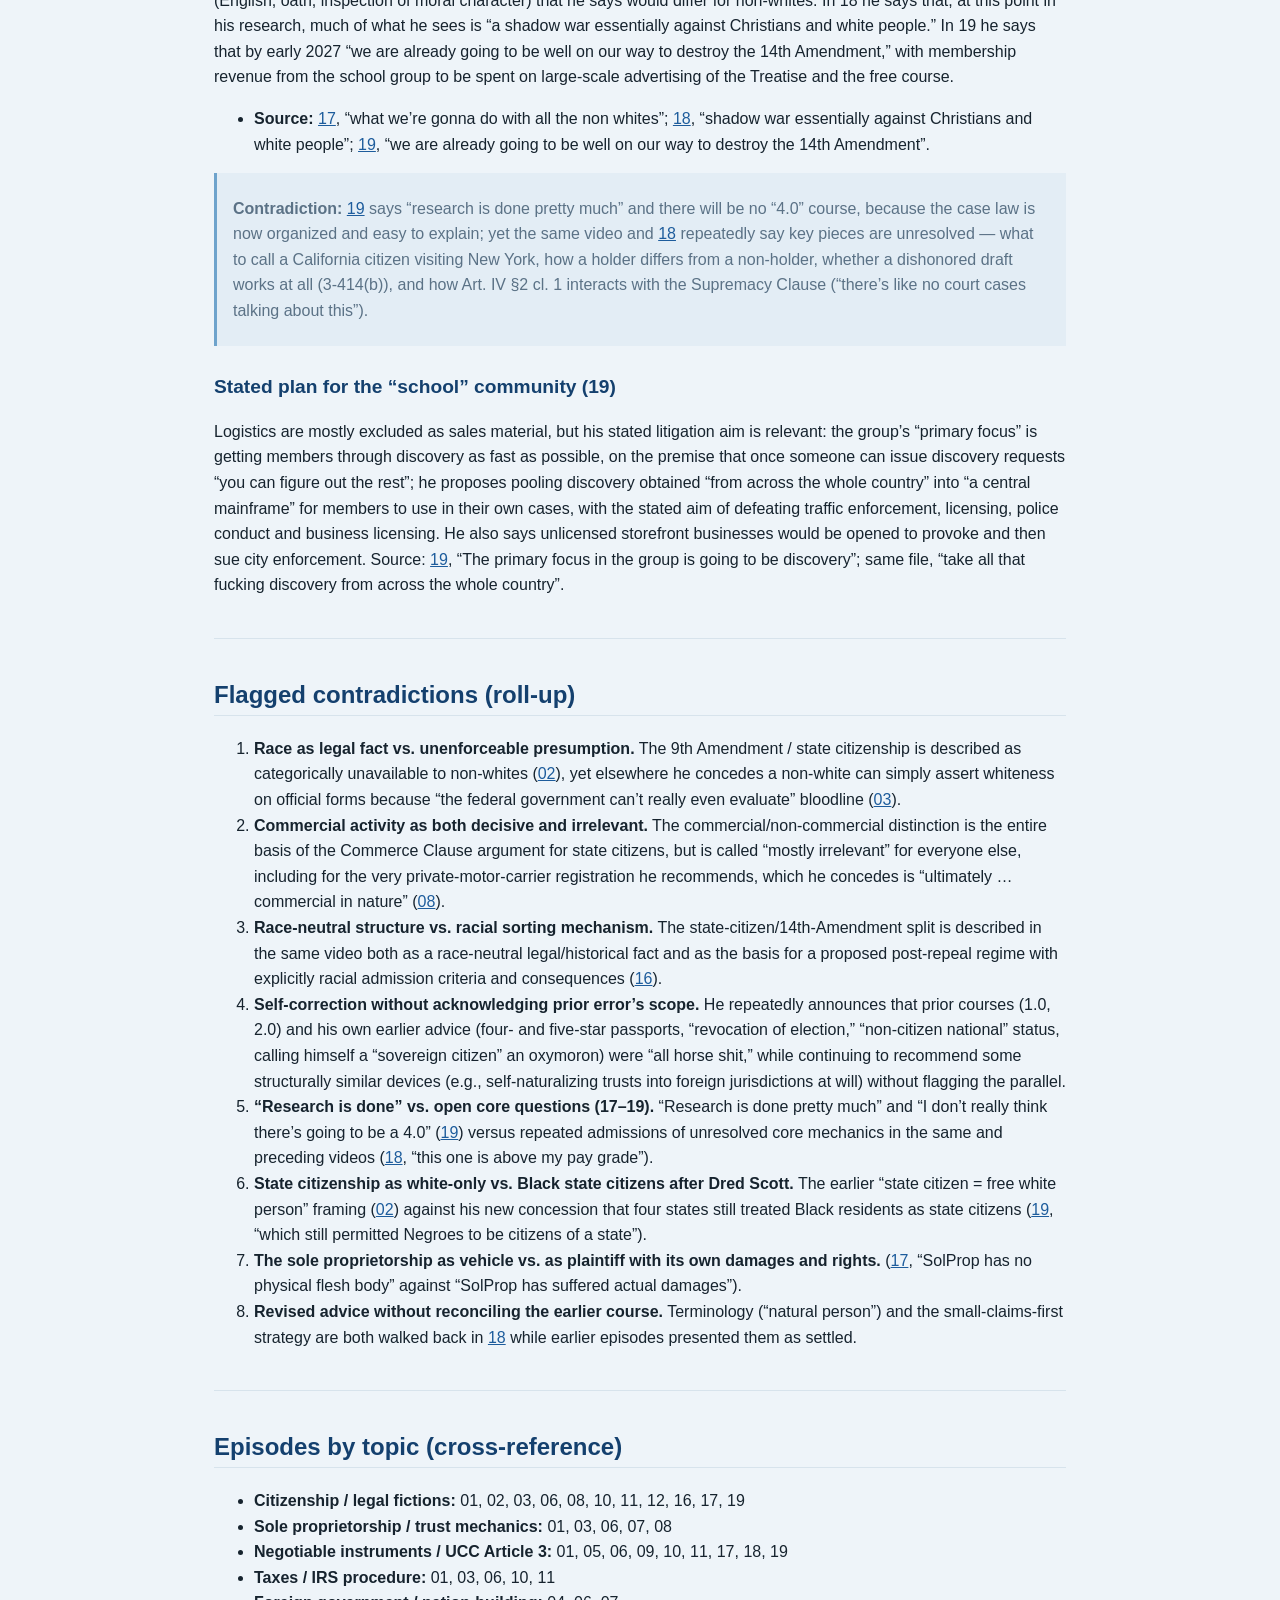
<file: summaries_html/brandonjoe-ideas.html>
<!DOCTYPE html>
<html xmlns="http://www.w3.org/1999/xhtml" lang="" xml:lang="">
<head>
  <meta charset="utf-8" />
  <meta name="generator" content="pandoc" />
  <meta name="viewport" content="width=device-width, initial-scale=1.0, user-scalable=yes" />
  <title>Brandon Joe's Ideas, by Topic</title>
  <style>
    code{white-space: pre-wrap;}
    span.smallcaps{font-variant: small-caps;}
    div.columns{display: flex; gap: min(4vw, 1.5em);}
    div.column{flex: auto; overflow-x: auto;}
    div.hanging-indent{margin-left: 1.5em; text-indent: -1.5em;}
    /* The extra [class] is a hack that increases specificity enough to
       override a similar rule in reveal.js */
    ul.task-list[class]{list-style: none;}
    ul.task-list li input[type="checkbox"] {
      font-size: inherit;
      width: 0.8em;
      margin: 0 0.8em 0.2em -1.6em;
      vertical-align: middle;
    }
    .display.math{display: block; text-align: center; margin: 0.5rem auto;}
  </style>
  <link rel="stylesheet" href="../style.css?v=20261117" />
</head>
<body>
<div class="site-nav"><a href="../index.html">&larr; Index</a> · <a href="brandonjoe-ideas.html">Brandon Joe's Ideas</a> · <a href="citations-sidecar.html">Citation Sidecar</a></div>
<header id="title-block-header">
<h1 class="title">Brandon Joe's Ideas, by Topic</h1>
</header>
<nav id="TOC" role="doc-toc">
<ul>
<li><a href="#brandon-joe-williams-legal-ideas-by-topic"
id="toc-brandon-joe-williams-legal-ideas-by-topic">Brandon Joe Williams’
Legal Ideas, by Topic</a>
<ul>
<li><a href="#citizenship-and-legal-fiction-theory"
id="toc-citizenship-and-legal-fiction-theory">Citizenship and
legal-fiction theory</a></li>
<li><a href="#sole-proprietorship-trusts-and-legalbeneficial-ownership"
id="toc-sole-proprietorship-trusts-and-legalbeneficial-ownership">Sole
proprietorship, trusts, and legal/beneficial ownership</a></li>
<li><a href="#ucc-article-3-negotiable-instruments-and-infinite-money"
id="toc-ucc-article-3-negotiable-instruments-and-infinite-money">UCC
Article 3, negotiable instruments, and “infinite money”</a></li>
<li><a href="#taxes-taxpayer-and-irs-procedure"
id="toc-taxes-taxpayer-and-irs-procedure">Taxes, “taxpayer,” and IRS
procedure</a></li>
<li><a href="#foreign-government-peace-and-nation-building"
id="toc-foreign-government-peace-and-nation-building">Foreign
government, “peace,” and nation-building</a></li>
<li><a href="#driving-versus-traveling-licensing-and-jurisdiction"
id="toc-driving-versus-traveling-licensing-and-jurisdiction">Driving
versus traveling, licensing, and jurisdiction</a></li>
<li><a href="#litigation-procedure-discovery-and-presumptions"
id="toc-litigation-procedure-discovery-and-presumptions">Litigation
procedure, discovery, and presumptions</a></li>
<li><a
href="#contracts-consideration-and-the-practice-law-without-a-license-template"
id="toc-contracts-consideration-and-the-practice-law-without-a-license-template">Contracts,
consideration, and the “practice law without a license”
template</a></li>
<li><a
href="#rules-of-professional-conduct-judicial-canons-and-bar-complaints"
id="toc-rules-of-professional-conduct-judicial-canons-and-bar-complaints">Rules
of professional conduct, judicial canons, and bar complaints</a></li>
<li><a href="#race-the-14th-amendment-and-his-stated-political-goals"
id="toc-race-the-14th-amendment-and-his-stated-political-goals">Race,
the 14th Amendment, and his stated political goals</a></li>
<li><a href="#post-course-videos-24-files-1719-added-2026-11-17"
id="toc-post-course-videos-24-files-1719-added-2026-11-17">Post-course
videos 2–4 (files 17–19), added 2026-11-17</a>
<ul>
<li><a href="#case-15-federal-complaint-two-plaintiffs-one-filing-17-19"
id="toc-case-15-federal-complaint-two-plaintiffs-one-filing-17-19">Case
15 (federal) complaint: two plaintiffs, one filing (17, 19)</a></li>
<li><a href="#amendment-by-amendment-causes-of-action-17"
id="toc-amendment-by-amendment-causes-of-action-17">Amendment-by-amendment
causes of action (17)</a></li>
<li><a href="#promissory-note-template-and-four-methods-of-payment-18"
id="toc-promissory-note-template-and-four-methods-of-payment-18">Promissory-note
template and four methods of payment (18)</a></li>
<li><a
href="#case-15-docket-motion-to-dismiss-magistrates-recommendation-objections-19"
id="toc-case-15-docket-motion-to-dismiss-magistrates-recommendation-objections-19">Case
15 docket: motion to dismiss, magistrate’s recommendation, objections
(19)</a></li>
<li><a
href="#race-the-14th-amendment-and-stated-political-goals-17-18-19"
id="toc-race-the-14th-amendment-and-stated-political-goals-17-18-19">Race,
the 14th Amendment, and stated political goals (17, 18, 19)</a></li>
<li><a href="#stated-plan-for-the-school-community-19"
id="toc-stated-plan-for-the-school-community-19">Stated plan for the
“school” community (19)</a></li>
</ul></li>
<li><a href="#flagged-contradictions-roll-up"
id="toc-flagged-contradictions-roll-up">Flagged contradictions
(roll-up)</a></li>
<li><a href="#episodes-by-topic-cross-reference"
id="toc-episodes-by-topic-cross-reference">Episodes by topic
(cross-reference)</a></li>
<li><a href="#notes" id="toc-notes">Notes</a></li>
</ul></li>
</ul>
</nav>
<h1 id="brandon-joe-williams-legal-ideas-by-topic">Brandon Joe Williams’
Legal Ideas, by Topic</h1>
<p>Summary of Brandon Joe Williams’ legal claims and arguments across
all 19 transcripts of his “Civilian Knowledge Course 3.0” (CKC 3.0)
video series plus two related “City of Glendale Round 3” litigation
case-breakdown videos (source:
<code>transcripts/TXT/01</code>–<code>19</code>; files 17–19, the Post
Course Videos 2–4, were added 2026-11-17 and are covered in their own
section below the original topics). Brandon Joe is the sole speaker
throughout — no host, unlike the KL_on_Crrow/KL_on_RiceRadio projects
these notes are modeled on. Organized by topic rather than
chronologically. This is a summary of what he said, not a legal
assessment — citations are not verified here (see
<code>citations-sidecar.md</code> for that pass). Contradictions are
flagged inline with <code>&gt; **Contradiction:**</code> blockquotes and
rolled up at the end.</p>
<hr />
<h2 id="citizenship-and-legal-fiction-theory">Citizenship and
legal-fiction theory</h2>
<p><strong>Claim:</strong> America’s foundational citizenship class is
“state citizenship” — reserved for free white persons who are citizens
of one of the 50 states of the Union — and is entirely separate from
“U.S. citizenship” / “citizen of the United States,” a class he says
Congress created by the Civil Rights Act of 1866 (later folded into the
14th Amendment) specifically to protect freed slaves from Southern
“Black Codes.” He argues the 14th Amendment, the incorporation doctrine,
and the entire U.S.-citizen apparatus have nothing to do with state
citizens, and that white citizens of a state have no rights <em>or
obligations</em> under the 14th Amendment.</p>
<ul>
<li><strong>Support:</strong> Dred Scott v. Sandford (1857); Civil
Rights Act of 1866; Slaughterhouse Cases (1873); Bradwell v. State
(1873); Ex parte Knowles (Cal. 1855); Van Valkenburgh v. Brown (1872);
U.S. v. Cruikshank (1876); Downes v. Bidwell (1901); Twining v. New
Jersey; Strauder v. West Virginia (1880); Madden v. [Kentucky, misstated
as] “Commissioner” (1940); Jones v. Temmer (1993); Hepburn &amp; Dundas
v. Ellzey (1805, John Marshall opinion).</li>
<li><strong>Source:</strong> <a
href="../TXT/01_20260806_CKC%203.0%20Post%20Course%20Video%201%20-%20Practising%20Law%20Without%20a%20License%20and%20First%20Amended_0bec3cba.txt">01</a>,
“I was born a white citizen of Indiana and I’m currently a white citizen
of California”; <a
href="../TXT/02_20260806_CKC%203.0%20-%20Video%201%20-%20Citizenship%20for%20Men_%20Women%20and%20Children%20_not%20legal%20fictions__84335cec.txt">02</a>,
“sovereign citizen was the correct term the whole time”; <a
href="../TXT/03_20260806_CKC%203.0%20-%20Video%202%20-%20Legal%20Fictions%20and%20the%20Sole%20Proprietorship_f75ddbab.txt">03</a>,
“it’s all Dred Scott … everything is Dred Scott versus Sanford
everywhere you go.”</li>
</ul>
<p><strong>Claim:</strong> The 9th Amendment is “the sovereignty
amendment” and is the single biggest practical right a white state
citizen has — it covers every license-requiring activity (driving,
fishing, practicing law or medicine) without needing a license, because
licensing exists only to grant 14th-Amendment persons privileges they
don’t otherwise have.</p>
<ul>
<li><strong>Support:</strong> James Madison’s June 8, 1789 remarks on
the proposed 9th Amendment; the fact that the 9th and 10th Amendments
have “never been incorporated” into the 14th Amendment class.</li>
<li><strong>Source:</strong> <a href="../TXT/02_...84335cec.txt">02</a>,
“The Ninth Amendment is the sovereignty amendment… Doesn’t apply to
non-whites”; <a href="../TXT/03_...f75ddbab.txt">03</a>, “every license
under the Sun, Moon and Stars would all be under the Ninth
Amendment.”</li>
</ul>
<p><strong>Claim:</strong> Legal fictions (corporations, trusts, sole
proprietorships) were first added as “persons” under the 14th Amendment
by Santa Clara County v. Southern Pacific Railroad Co. (1886), and were
separately barred from ever being citizens of a <em>state</em> by Paul
v. Virginia (1869). Before 1886 the only two classes affected by the
14th Amendment were non-whites and whites not citizens of a state
(e.g. residents of D.C. or U.S. territories).</p>
<ul>
<li><strong>Source:</strong> <a href="../TXT/02_...84335cec.txt">02</a>,
“the 14th Amendment protections were expanded in a case called Santa
Clara County versus Southern Pacific Railroad Company in 1886 to include
corporations.”</li>
</ul>
<p><strong>Claim:</strong> Every person born in the U.S. automatically
has a second, separate “person” — a sole proprietorship — born at the
same moment, evidenced by the short-form birth certificate (which he
calls the articles of incorporation/birth certificate of the sole prop).
The sole proprietorship, not the living man, is the actual “U.S.
citizen,” “taxpayer,” holder of the Social Security number, and party to
virtually every commercial transaction (credit cards, bank accounts,
mortgages). He bases this heavily on 8 U.S.C. 1101(a)(22)(A)/(b)(3),
1401(a), and the “person means an individual or organization”
definitions repeated across Title 8/26 statutes.</p>
<ul>
<li><strong>Source:</strong> <a href="../TXT/01_...0bec3cba.txt">01</a>,
“That business, defined as a person in 8 USD 1101 subsection B3, is a
U.S. citizen under 8 U.S.C. 1401A”; <a
href="../TXT/03_...f75ddbab.txt">03</a>, “the sole proprietorship is a
person that was born a u.s. national and a u.s. citizen at birth.”</li>
</ul>
<p><strong>Claim:</strong> A legal fiction (trust, corporation) can be
“naturalized” — moved from jurisdiction to jurisdiction — by anyone, at
will, under 8 U.S.C. 1101(a)(23) (“conferring of nationality … by any
means whatsoever”), because a legal fiction has no physical body and so
there is no authoritative way to contest where it is located.</p>
<ul>
<li><strong>Source:</strong> <a href="../TXT/06_...289300b9.txt">06</a>,
“if I say Nation of the Amnesty Coalition, and I say 123 Purple Monkey
Lane, that’s it”; <a href="../TXT/07_...0f44cef8.txt">07</a>, “I could
do it. If I found out like the name of your trust, I could be like, fuck
you. Your trust is in New Zealand.”</li>
</ul>
<blockquote>
<p><strong>Contradiction:</strong> In file <a
href="../TXT/02_...84335cec.txt">02</a> he insists the 9th Amendment
“doesn’t apply to non-whites” and that non-whites/non-state-citizens are
permanently excluded from state citizenship absent a change of law, but
in file <a href="../TXT/03_...f75ddbab.txt">03</a> he says a non-white
can simply claim to be white on a voter-registration/jury form and “just
kind of see what happens,” since “the federal government can’t really
even evaluate a lot of that stuff” — i.e., the racial boundary he
otherwise treats as a hard legal line is, in his own telling, also an
unenforceable administrative presumption that can be gamed.</p>
</blockquote>
<p><strong>Claim:</strong> Historically there were two separate state
constitutions operating in parallel in California — the 1849
Constitution for white citizens of the state and the 1879 Constitution
(written after the 14th Amendment) for 14th-Amendment persons/legal
fictions — and he argues both are still independently in force today,
with a white citizen able to invoke either the 1849 Constitution or
(because Article I §21 of the 1849 document is “the Ninth Amendment for
white citizens”) get far broader relief than a 14th-Amendment litigant
invoking the 1879 document.</p>
<ul>
<li><strong>Source:</strong> <a href="../TXT/01_...0bec3cba.txt">01</a>,
“As a resident of California, he falls under the California Constitution
of 1879 … As a white citizen in California, he falls under the
California Constitution of 1849.”</li>
</ul>
<hr />
<h2 id="sole-proprietorship-trusts-and-legalbeneficial-ownership">Sole
proprietorship, trusts, and legal/beneficial ownership</h2>
<p><strong>Claim:</strong> The W-9 form itself proves the
sole-proprietorship theory: it requires an “owner” line separate from
the “business/disregarded entity” line, and requires the signer to
certify they are a “U.S. person” — something a white state citizen
cannot truthfully sign without committing perjury.</p>
<ul>
<li><strong>Source:</strong> <a href="../TXT/03_...f75ddbab.txt">03</a>,
“Enter the owner’s name on line one and enter the business slash
disregarded entity’s name on line two.”</li>
</ul>
<p><strong>Claim:</strong> Every item of personal property (cars,
trusts) splits into “legal ownership” (the trustee/title-holder) and
“beneficial ownership” (the one who enjoys the economic use), and
certificates (silver certificates, certificates of title, certificates
of trust) are, as a category, never the thing itself but only an
“abstract” proving the real asset/title exists somewhere else — so a DMV
certificate of title proves a legal-title/beneficial-title split exists
between the registered owner and the state, the precise mechanics of
which (who holds legal title, who holds beneficial title) he says must
be established through discovery because he and his main collaborator,
Joe Lustig(ka), disagree about which side is which.</p>
<ul>
<li><strong>Source:</strong> <a href="../TXT/07_...0f44cef8.txt">07</a>,
“What’s a certificate of title? It means the title is someplace else”;
<a href="../TXT/08_...72664d37.txt">08</a>, “Joe Lustica thinks that
when you go to the DMV you are actually becoming the legal owner and the
state is becoming the beneficial owner. I’m not sure.”</li>
</ul>
<p><strong>Claim:</strong> A trust indenture is a purely private
contract that never needs to be shown to a bank; only a one-page
“certificate of trust” needs to be produced, and (he says, as of
2024–2025) major banks now have their own certificate-of-trust templates
that require only the trust’s own EIN, not the settlor’s SSN — which he
treats as a direct, unacknowledged concession to pressure from the
sovereignty movement.</p>
<ul>
<li><strong>Source:</strong> <a href="../TXT/07_...0f44cef8.txt">07</a>,
“within probably about 60 days of me releasing this template … all these
banks started to make their own certificate of trust template.”</li>
</ul>
<hr />
<h2 id="ucc-article-3-negotiable-instruments-and-infinite-money">UCC
Article 3, negotiable instruments, and “infinite money”</h2>
<p><strong>Claim:</strong> Every bill, Federal Reserve note, check, and
credit-card transaction is legally a “negotiable instrument” under
UCC/CCC Article 3 — never “money” (which under Article I §10 and 31
U.S.C. 5103 must be gold or silver) — and a negotiable instrument need
only satisfy one live element (UCC 3-104(a)(3), “unconditional”) because
the other two statutory elements (payable-to-bearer-or-order, and
payable-on-demand-or-at-a-definite-time) default to “yes” whenever the
instrument is silent on them (UCC 3-205(b); UCC 3-108(a)). He calls this
“the most important aspect of this entire flowchart” and the basis of
all his litigation.</p>
<ul>
<li><strong>Source:</strong> <a href="../TXT/05_...5e25ad83.txt">05</a>,
“since number one and number two have a built-in default, this point
number three is actually the only thing the instrument actually needs to
have”; <a href="../TXT/11_...7b052aac.txt">11</a>, same point repeated
as the centerpiece of his discovery requests.</li>
</ul>
<p><strong>Claim:</strong> Because a bill (an “unconditional order to
pay”) has the same legal status as a Federal Reserve note, a recipient
can endorse the original bill (“without recourse, pay to the order of
bearer” or back to the issuer) and tender it back as full payment under
CCC/UCC 3-311 (“accord and satisfaction by use of instrument”); the
drawee has no authority under the UCC to selectively refuse a
properly-endorsed instrument (CCC 3-603(b)), and California Evidence
Code §§633–634 create presumptions (“an obligation delivered up to the
debtor is presumed to have been paid”; “a person in possession of an
order on himself … is presumed to have paid the money”) that he says
shift the burden of proof onto the creditor.</p>
<ul>
<li><strong>Source:</strong> <a href="../TXT/10_...8b74a13b.txt">10</a>,
“The drawer does not have the ability to selectively choose what kinds
of notes or drafts he would like to accept”; <a
href="../TXT/13_...41cbe397.txt">13</a>, “An obligation delivered up to
the debtor … is presumed to have been paid. What in the fuck?”</li>
</ul>
<p><strong>Claim:</strong> Anyone (with six friends) can open a federal
credit union, get OC-10 Federal Reserve discount-window access, and then
swap any negotiable instrument — including self-manufactured promissory
notes or other people’s unpaid bills — for actual Federal Reserve notes
under 12 U.S.C. 412, “without recourse,” so the credit union (not the
original obligor) bears any loss. He describes this as the mechanism of
“infinite money” and offers to personally help the first three groups
that open a federal credit union.</p>
<ul>
<li><strong>Source:</strong> <a href="../TXT/05_...5e25ad83.txt">05</a>,
“Without recourse, paid to the order of Quicken Loans, Inc. … I never
have to pay back the Federal Reserve, but the customer now owes me for
30 years on their mortgage.”</li>
</ul>
<p><strong>Claim:</strong> The Federal Reserve Banks are “not federal
instrumentalities” but “independent, privately owned, and locally
controlled corporations,” per John L. Lewis v. United States (9th Cir.
1982, Judge Cecil Poole).</p>
<ul>
<li><strong>Source:</strong> <a href="../TXT/05_...5e25ad83.txt">05</a>;
<a href="../TXT/10_...8b74a13b.txt">10</a> (repeated as background for
the Glendale litigation).</li>
</ul>
<blockquote>
<p><strong>Contradiction:</strong> He repeatedly says “I don’t think
I’ve ever denied” that the private motor carrier DOT registration and
interstate commerce are inherently commercial activities (<a
href="../TXT/08_...72664d37.txt">08</a>), yet the entire thrust of his
“driving vs. traveling” argument is that <em>commercial
vs. non-commercial</em> is “mostly irrelevant” for anyone under the 14th
Amendment because jurisdiction attaches through citizenship, not the
Commerce Clause — i.e., he treats the commercial/non-commercial
distinction as simultaneously decisive (for state citizens) and
irrelevant (for everyone else), without reconciling why a federal
registration scheme he concedes is commercial in nature would matter at
all to someone he says the Commerce Clause cannot reach.</p>
</blockquote>
<hr />
<h2 id="taxes-taxpayer-and-irs-procedure">Taxes, “taxpayer,” and IRS
procedure</h2>
<p><strong>Claim:</strong> The word “taxpayer” (26 U.S.C. 7701(a)(14),
“any person subject to any internal revenue tax”) is the IRS’s central
legal fiction/presumption — virtually every IRS form and the entire
“Frivolous Tax Positions” page uses the word “taxpayer” as an unproven
presumption, and simply denying taxpayer status (while never
affirmatively claiming it) is, in his view, sufficient defense. He also
argues “trade or business” (26 U.S.C. 7701(a)(26)) “includes the
performance of the functions of a public office,” and that “employee”
(26 U.S.C. 3401(c)) is limited to officers/ employees of the District of
Columbia or federal instrumentalities — so income-tax withholding and
liability apply only to persons working in or for the federal
government.</p>
<ul>
<li><strong>Source:</strong> <a href="../TXT/06_...289300b9.txt">06</a>,
“The word taxpayer, you have to actually go into the actual arguments …
it’s 107 times. That’s the secret. That’s the linchpin.”</li>
</ul>
<p><strong>Claim:</strong> “United States” and “State,” wherever defined
in federal statutes (26 U.S.C. 7701(a)(9) -(10); 18 U.S.C. 5; 4 U.S.C.
71-72), mean only the District of Columbia (plus U.S. territories/
insular possessions) — never the 50 states of the Union — and 26 U.S.C.
7701(a)(39) (“such citizen or resident shall be treated as residing in
the District of Columbia”) is, in his view, proof that every U.S.
citizen’s/sole proprietorship’s legal domicile is permanently the
District of Columbia regardless of physical location.</p>
<ul>
<li><strong>Source:</strong> <a href="../TXT/06_...289300b9.txt">06</a>;
repeated extensively in <a href="../TXT/10_...8b74a13b.txt">10</a> and
<a href="../TXT/11_...7b052aac.txt">11</a> as the basis for his
litigation’s jurisdictional theory.</li>
</ul>
<p><strong>Claim:</strong> He abandoned his earlier (“2.0 course”)
advice to file a “revocation of election” document, calling it “all
horse shit” once he understood 26 U.S.C. 7701(a)(39) — because there is
no “election” to be treated as residing in D.C.; it is a non-optional
statutory presumption for anyone who is a U.S. citizen/resident, so
there is nothing to revoke.</p>
<ul>
<li><strong>Source:</strong> <a href="../TXT/06_...289300b9.txt">06</a>,
“I had my own revocation of election document … I had to throw it out
the fucking nearest window.”</li>
</ul>
<p><strong>Claim:</strong> An IRS bill can be made to legally “vanish”
by endorsing it back to the IRS (“I hereby authorize the campus to
settle the account of the taxpayer … using the draft … sent by using
Fedwire”) citing an unspecified IRM provision, combined with a W-8EXP
filed on behalf of a self-created “foreign government” (per 18 U.S.C. 11
and 26 U.S.C. 892) rather than the earlier W-8BEN approach he now
disfavors because of its treaty-benefits section.</p>
<ul>
<li><strong>Source:</strong> <a href="../TXT/06_...289300b9.txt">06</a>,
full endorsement-letter walkthrough.</li>
</ul>
<hr />
<h2 id="foreign-government-peace-and-nation-building">Foreign
government, “peace,” and nation-building</h2>
<p><strong>Claim:</strong> Any individual or group can lawfully
constitute itself as a “foreign government” under 18 U.S.C. 11 merely by
being “at peace” (defined expansively, borrowing from Vattel’s <em>Law
of Nations</em> and reinterpreting Sun Tzu’s “all warfare is based on
deception” in reverse as a definition of peace: “the active
dissemination of truth … devoid of any intent to deceive”) — no
registration, recognition, or paperwork of any kind is required,
“irrespective of recognition by the United States.” He models his own
“Nation of the Amnesty Coalition” on the Sovereign Military Order of
Malta and micronations such as the Republic of Molossia / “Slow
Jamistan.”</p>
<ul>
<li><strong>Source:</strong> <a href="../TXT/04_...267c419d.txt">04</a>,
full discussion; the Amnesty Coalition’s self-issued passports, license
plates, and currency (“doobles”) are described as de facto lawful
products of this “foreign government” status, limited only in that they
lack the specific federal protections (18 U.S.C. 112, 878, 970, 1116,
1201) given to officially-recognized diplomats.</li>
</ul>
<p><strong>Claim:</strong> A document is only a legally false
“identification document” under 18 U.S.C. 1028 if it purports to be
issued “by or under the authority of” the United States government or
was altered to deceive; a self-issued foreign-government passport that
makes no such claim is not false merely because it isn’t registered with
the Department of State.</p>
<ul>
<li><strong>Source:</strong> <a
href="../TXT/04_...267c419d.txt">04</a>.</li>
</ul>
<hr />
<h2 id="driving-versus-traveling-licensing-and-jurisdiction">Driving
versus traveling, licensing, and jurisdiction</h2>
<p><strong>Claim:</strong> The right to drive/travel is covered entirely
by the 9th/10th Amendments for white state citizens (no case law
needed), and the Commerce Clause (Art. I §8 cl.3) is the <em>only</em>
route by which the federal government can reach a white state citizen’s
driving at all — and even then only for interstate commercial hauling.
For 14th-Amendment persons, by contrast, the Commerce Clause is
irrelevant because 26 U.S.C. 7701(a)(39) gives Congress plenary
jurisdiction regardless of where they physically are.</p>
<ul>
<li><strong>Source:</strong> <a href="../TXT/08_...72664d37.txt">08</a>,
“the federal government always has plenary power over 14th amendment
citizens always always always… that’s what we saw on 26 USC 7701
subsection a 39.”</li>
</ul>
<p><strong>Claim:</strong> A California driver’s license creates “a
rebuttable presumption that the owner is a resident of California” (Cal.
Vehicle Code §4000(h)), which he treats as per se incompatible with
being a (non-resident) white citizen of a state — hence his rule that no
“ambassador” of his nation may hold a driver’s license, and his own
practice of carrying a “private motor carrier” DOT registration (a free
FMCSA number) instead, on the theory that a private carrier (unlike a
“common carrier”) does not carry a built-in presumption of commercial
activity that the state must otherwise disprove.</p>
<ul>
<li><strong>Source:</strong> <a href="../TXT/08_...72664d37.txt">08</a>,
full discussion, including his own two incidents of having utility power
shut off and restored same day.</li>
</ul>
<p><strong>Claim:</strong> Jury pools in California are built from DMV,
Franchise Tax Board, and voter-registration records of state tax filers,
drivers, and registered voters (Cal. Civ. Proc. Code §203, §197) — all
explicitly limited to “citizens of the United States” — which he treats
as proof that non-driving, non-voting, non-tax-filing white state
citizens cannot be compelled into that jury pool, and that if compelled
to serve he would demand a jury limited to “white citizens of California
who are living in the Glendale area.”</p>
<ul>
<li><strong>Source:</strong> <a
href="../TXT/12_...c03e4b61.txt">12</a>.</li>
</ul>
<hr />
<h2 id="litigation-procedure-discovery-and-presumptions">Litigation
procedure, discovery, and presumptions</h2>
<p><strong>Claim:</strong> “There is no such thing as an administrative
process” — every pre-suit communication (letters, calls) should be
understood only as evidence-gathering for an eventual complaint, because
opposing parties “would rather die” than substantively respond, and the
entire value of his platform is in teaching people to get into discovery
as fast as possible, where (he argues) the balance of power flips
because the other side must answer questions under oath they would
otherwise never discuss (what a bill’s routing numbers mean, where
remittance stubs are processed, who is the legal/beneficial owner of a
car, etc.).</p>
<ul>
<li><strong>Source:</strong> <a href="../TXT/09_...81771878.txt">09</a>,
“there is no such thing as an administrative process … it’s just
preparation for litigation.”</li>
</ul>
<p><strong>Claim:</strong> Every cause of action reduces to duty →
breach → damages, and the fastest, lowest-risk way to manufacture a
first lawsuit is to intentionally under-pay (or otherwise trigger late
fees from) a utility company, because the resulting multi-hour power
shutoff supplies “damages” without meaningful real-world cost, and the
entire cycle (bill → endorse and tender → shutoff → sue) can be repeated
indefinitely to build successive “rounds” of litigation (he describes
already preparing a “Round 4” complaint against the City of Glendale
while “Round 3” is still pending).</p>
<ul>
<li><strong>Source:</strong> <a href="../TXT/09_...81771878.txt">09</a>;
<a href="../TXT/12_...c03e4b61.txt">12</a>; <a
href="../TXT/16_...991a78e2.txt">16</a>.</li>
</ul>
<p><strong>Claim:</strong> A plaintiff should file an “unlimited” civil
case (&gt;$35,000 demanded) rather than a “limited” case (≤$35,000),
because — per his own reading, cross-checked with AI — a limited case’s
appeal routes only to an internal appellate division of the Superior
Court, is harder to carry to the Court of Appeal, and functions as a
near-irreversible waiver of the right eventually to reach the state
Supreme Court; he set his own Glendale complaint at exactly $35,001 for
this reason.</p>
<ul>
<li><strong>Source:</strong> <a href="../TXT/10_...8b74a13b.txt">10</a>,
“you’re telling me if I do a limited case I can’t even get into the
court of appeals … I’m not waiving my right to go to the supreme
court.”</li>
</ul>
<p><strong>Claim:</strong> Under California Rules of Civil Procedure, a
demand for discovery responses by mail carries an extra five days to
respond, but delivery by process server does not — a distinction his own
opposing counsel allegedly missed, causing a tentative ruling in his
favor at a motion-to- compel hearing; separately, he learned (from the
same hearing) that a single motion to compel covering requests for
admission, interrogatories, and document requests together is
procedurally defective — each discovery type requires its own motion,
with its own reservation number and filing fee.</p>
<ul>
<li><strong>Source:</strong> <a href="../TXT/12_...c03e4b61.txt">12</a>,
full tentative-order walkthrough.</li>
</ul>
<p><strong>Claim:</strong> Under California Evidence Code
§402/“evidentiary hearing” practice, an opposing party’s evidence can be
defeated in two separate stages — first by attacking the “preliminary
facts” a presumption is built on (a §402 hearing), then, only if that
fails, by attacking the “proffered evidence” itself (an evidentiary
hearing) — giving a litigant “two times up to bat” if the sequence is
used correctly rather than jumping straight to an evidentiary
hearing.</p>
<ul>
<li><strong>Source:</strong> <a
href="../TXT/13_...41cbe397.txt">13</a>.</li>
</ul>
<blockquote>
<p><strong>Flagged inconsistency (not a contradiction, but worth
noting):</strong> He states in file <a
href="../TXT/13_...41cbe397.txt">13</a> that the distinction between
conclusive and rebuttable presumptions “I don’t think … they have” in
the Federal Rules of Evidence, but does not verify this claim — it is
presented as his own uncertain impression (“I would check that using
your AI”), not a settled position.</p>
</blockquote>
<hr />
<h2
id="contracts-consideration-and-the-practice-law-without-a-license-template">Contracts,
consideration, and the “practice law without a license” template</h2>
<p><strong>Claim:</strong> A contract requires only consideration
(“something of value in the eye of the law”) and an agreement to do or
not do something; a bill itself constitutes consideration/cash the
moment it creates a debt obligation between two parties, regardless of
whether the recipient subjectively regards it as valuable. Credit-card
“1% cash back” is, in his view, legally inadequate consideration because
the issuer captures ~99% of the instrument’s value.</p>
<ul>
<li><strong>Source:</strong> <a
href="../TXT/07_...0f44cef8.txt">07</a>.</li>
</ul>
<p><strong>Claim:</strong> A “template to practice law without a
license,” built from an online legal-treatise resource (citing, per his
account, three unnamed cases on “the right to practice law in the state
courts,” plus Corpus Juris Secundum §2 and 8 U.S.C.
1101(a)(22)(A)/1401(a)/1101(b)(3)), lets a white state citizen represent
other people or legal fictions in court — including class actions —
without a bar license, because bar-licensing requirements derive from
the 14th Amendment’s privileges-and-immunities clause and therefore bind
only 14th-Amendment persons. He filed his own amended complaint
splitting himself (the natural person/plaintiff) from his sole
proprietorship (a separate plaintiff) on this theory, which he says was
accepted for docketing at the U.S. Supreme Court (No. 25-1221) without
triggering Supreme Court Rule 9.1 (non-attorney representation of
another party).</p>
<ul>
<li><strong>Source:</strong> <a href="../TXT/01_...0bec3cba.txt">01</a>,
full template walkthrough.</li>
</ul>
<hr />
<h2
id="rules-of-professional-conduct-judicial-canons-and-bar-complaints">Rules
of professional conduct, judicial canons, and bar complaints</h2>
<p><strong>Claim:</strong> California’s Rules of Professional Conduct
are, in his framing, a “slave code” binding only on members of the State
Bar (“released slaves” under the 13th/14th Amendments, bearing the title
“Esquire” which he glosses as meaning “released slave”) — a white state
citizen has no obligations under them, though he says he would not
advise anyone to act disrespectfully or in bad faith regardless.</p>
<ul>
<li><strong>Source:</strong> <a
href="../TXT/14_...3a61ab9c.txt">14</a>.</li>
</ul>
<p><strong>Claim:</strong> Rule 4.3 (communication with an unrepresented
person) can be used offensively against opposing counsel who refuse to
engage in settlement talks, by documenting repeated good-faith contact
attempts and then filing a State Bar complaint and/or motion for
sanctions against not just the line attorney but supervising attorneys
under Rule 5.1 (responsibilities of managerial/ supervisory
lawyers).</p>
<ul>
<li><strong>Source:</strong> <a
href="../TXT/14_...3a61ab9c.txt">14</a>.</li>
</ul>
<hr />
<h2 id="race-the-14th-amendment-and-his-stated-political-goals">Race,
the 14th Amendment, and his stated political goals</h2>
<p><strong>Claim:</strong> His stated life goal is the repeal of the
14th Amendment, which he frames as the single root cause of nearly every
federal agency and institution he objects to (ATF, FBI, CIA, IRS/
Federal Reserve notes, public schools, police as currently constituted,
etc.), and he predicts its removal would collapse those institutions “in
24 hours,” leaving only a minimal apparatus of courts, county recorders,
notaries, and an elected sheriff’s office.</p>
<ul>
<li><strong>Source:</strong> <a href="../TXT/16_...991a78e2.txt">16</a>,
extensive final-video discussion.</li>
</ul>
<p><strong>Claim:</strong> He proposes that non-white U.S. citizens who
are “well assimilated” and hold “Christian European values” be
evaluated, individually, by a panel of white state citizens (modeled on
the Naturalization Act of 1802) for admission to full state citizenship
once the 14th Amendment is repealed, and states that he believes the
alternative outcomes for non-whites who do not pursue this path, or whom
such a panel rejects, would be deportation, re-enslavement (via
expansion of the criminal code, given the 13th Amendment’s crime
exception), or death — describing this as “a notice” rather than an
outcome he is causing.</p>
<ul>
<li><strong>Source:</strong> <a
href="../TXT/16_...991a78e2.txt">16</a>.</li>
</ul>
<blockquote>
<p><strong>Contradiction:</strong> This same video states that “America
is a white rebellion project … it’s got nothing to do with race” as a
purely structural/legal matter he claims to hold “no matter what race
you are,” while in the same breath describing a post-14th-Amendment
order in explicitly racial terms (who gets citizenship, who is
deported/enslaved/killed) — i.e., he alternates between describing the
state-citizen/14th-Amendment split as a race-neutral legal technicality
and as a racial sorting mechanism with life-or-death consequences,
without reconciling the two framings.</p>
</blockquote>
<hr />
<h2 id="post-course-videos-24-files-1719-added-2026-11-17">Post-course
videos 2–4 (files 17–19), added 2026-11-17</h2>
<p>Three later “Post Course” videos (Videos 2, 3 and 4), released after
the 15-video course and filed under the same CKC 3.0 series. They are
organized by topic below rather than per video, and every entry links to
its source file. File 01 (Post Course Video 1) is covered in the topic
sections above; these three were added in a second pass. Content note:
all three contain the same racialized framing and slurs as the earlier
videos; as in the rest of this document the claims are reported
factually and the slurs are not reproduced.</p>
<ul>
<li><strong>17</strong> — Post Course Video 2: walkthrough of the
federal complaint in “City of Glendale Round 5” (Case 15), a template
for a federal-court version of the Round 3 state complaint.</li>
<li><strong>18</strong> — Post Course Video 3: a promissory-note
template and four “methods of performance” (payment).</li>
<li><strong>19</strong> — Post Course Video 4: a status report on Case
15’s docket (motion to dismiss, magistrate’s report and recommendation,
his objections), plus an announcement of a paid Skool community
group.</li>
</ul>
<h3 id="case-15-federal-complaint-two-plaintiffs-one-filing-17-19">Case
15 (federal) complaint: two plaintiffs, one filing (17, 19)</h3>
<p><strong>Claim:</strong> The federal complaint again splits the
plaintiff in two — the sole proprietorship (“BRANDON JOE WILLIAMS®”, a
14th-Amendment “citizen of Congress” and California <em>resident</em>)
and Brandon Joe Williams the “white citizen of California” (not a
resident, domiciled in California, privileges and immunities from the
California Constitution of 1849 and Art. IV §2 cl. 1) — and sorts each
cause of action to whichever of the two can bring it. Federal question
jurisdiction is claimed for the whole filing. He says it is a template
usable in any state, with a few state-specific swaps (e.g., the
attorney-oath statute).</p>
<ul>
<li><strong>Support:</strong> Paul v. Virginia (artificial persons
cannot be state citizens); Santa Clara County v. Southern Pacific
(corporations added to the 14th-Amendment class); Slaughterhouse Cases,
Bradwell v. State, Van Valkenburgh v. Brown, U.S. v. Anthony, Twining v.
New Jersey; Ex parte Knowles (Cal. 1855); Downes v. Bidwell (“two
national governments”); Hepburn &amp; Dundas v. Ellzey and National
Mutual Ins. v. Tidewater Transfer (disparity of citizenship); a pending
Supreme Court cert petition (No. 25-1221) offered as evidence that a
split two-plaintiff filing is docketable under Supreme Court Rule 9.1;
Cal. Bus. &amp; Prof. Code § 6067 (attorney oath).</li>
<li><strong>Source:</strong> <a
href="../TXT/17_20260906_CKC%203.0%20Post%20Course%20Video%202%20-%20Federal%20Case%20Template%20for%20City%20of%20Glendale%20Round%205_29feaa19.txt">17</a>,
“legal fictions cannot be citizens of a state”; <a
href="../TXT/17_20260906_CKC%203.0%20Post%20Course%20Video%202%20-%20Federal%20Case%20Template%20for%20City%20of%20Glendale%20Round%205_29feaa19.txt">17</a>,
“Citizen of Congress means citizen of the legislative branch”; <a
href="../TXT/17_20260906_CKC%203.0%20Post%20Course%20Video%202%20-%20Federal%20Case%20Template%20for%20City%20of%20Glendale%20Round%205_29feaa19.txt">17</a>,
“You can use this federal complaint anywhere in the country”.</li>
</ul>
<p><strong>Jury and trial structure.</strong> He demands a jury under
the Seventh Amendment for himself, to be composed entirely of white
citizens of California domiciled in the greater Los Angeles area, and
separately a 14th-Amendment-citizen jury for the sole proprietorship; he
says a trial would need to split into two trials or a bench trial, and
offers his audience’s help “building” the jury. Source: <a
href="../TXT/17_20260906_CKC%203.0%20Post%20Course%20Video%202%20-%20Federal%20Case%20Template%20for%20City%20of%20Glendale%20Round%205_29feaa19.txt">17</a>,
“the jury must be composed of 14th amendment us citizens”
(sole-proprietorship paragraph); same file, “split into two separate
trials with two separate juries”.</p>
<p><strong>Why separate federal and state suits.</strong> He keeps the
California Commercial Code causes of action in the state case and puts
only federal causes of action in this one, because he believes a single
federal cause of action in a state complaint lets the defendant remove
the whole case to federal court. Source: <a
href="../TXT/17_20260906_CKC%203.0%20Post%20Course%20Video%202%20-%20Federal%20Case%20Template%20for%20City%20of%20Glendale%20Round%205_29feaa19.txt">17</a>,
“I didn’t put a single federal cause of action into the state case”.</p>
<p><strong>Federal courts use D.C. code.</strong> He claims all federal
courts operate under 4 U.S.C. § 72, so the UCC section numbers are cited
as “D.C. Code § 28:3-104” etc. in federal filings, and as CCC sections
in state ones (same wording; the CCC just says “division” where the UCC
says “article”). Source: <a
href="../TXT/17_20260906_CKC%203.0%20Post%20Course%20Video%202%20-%20Federal%20Case%20Template%20for%20City%20of%20Glendale%20Round%205_29feaa19.txt">17</a>,
“operating under 4 U.S.C. 72”; <a
href="../TXT/19_20261117_CKC%203.0%20Post%20Course%20Video%204%20-%20School%20Launch%20Plan%20and%20Case%2015%20Filings_efb3348a.txt">19</a>,
“federally that would be the DC Code Section 283-105”.</p>
<h3
id="amendment-by-amendment-causes-of-action-17">Amendment-by-amendment
causes of action (17)</h3>
<p><strong>Claim:</strong> Each cause of action is assigned by amendment
and by plaintiff. The sole proprietorship reaches the 1st, 4th and 5th
Amendments only through the incorporation doctrine (cases: Gitlow v. New
York for the 1st; Mapp v. Ohio for the 4th; Chicago, Burlington &amp;
Quincy v. City of Chicago for the 5th; Hamilton v. Regents and Cantwell
v. Connecticut for free exercise) and has <em>direct</em> access to the
13th, 14th and 15th Amendments, which he says were made for freed slaves
and later for legal fictions. Brandon Joe Williams, as a white citizen
of California, claims the Bill of Rights directly, including the 3rd,
7th, 9th and 10th, which he says were never incorporated. The 9th
Amendment is called “the sovereignty amendment”: it covers every
unenumerated right (driving, fishing, practicing law, having a business
or a bank account) and is where the phrase “sovereign citizen” comes
from, and licensing requirements of any kind apply only to
14th-Amendment citizens. The power-shutoff facts (about seven hours on
January 13) are mapped onto each.</p>
<ul>
<li><strong>Support:</strong> the cases above; Dred Scott v. Sandford
(Taney’s “members of the sovereignty” language, which he defends as the
correct reading); 18 U.S.C. § 1595 for a civil peonage/forced-labor
claim (“private right of action”); 42 U.S.C. §§ 1981–1983 as statutes he
says came from the 1866 Civil Rights Act and belong only to the sole
proprietorship; 4 U.S.C. § 72; Federal Rule of Evidence 301 (the
defendant may rebut that the drafts are negotiable, which he says “seems
like an impossible fact to rebut”).</li>
<li><strong>Source:</strong> <a
href="../TXT/17_20260906_CKC%203.0%20Post%20Course%20Video%202%20-%20Federal%20Case%20Template%20for%20City%20of%20Glendale%20Round%205_29feaa19.txt">17</a>,
“The Ninth Amendment is essentially The sovereignty amendment”; same
file, “Sol Prop has direct access to the 13th, 14th and 15th
Amendments”; same file, “private right of action in a civil case for the
statutory avenue of relief is available via 18 U.S.C. 1595”.</li>
</ul>
<blockquote>
<p><strong>Contradiction:</strong> He says “Sol Prop” is a mere vehicle
with no flesh body (“he is unable to negotiate notes and drafts”) and so
the white citizen must endorse the drafts, yet the sole proprietorship
is also a plaintiff with its own constitutional causes of action and its
own damages. Compare <a
href="../TXT/17_20260906_CKC%203.0%20Post%20Course%20Video%202%20-%20Federal%20Case%20Template%20for%20City%20of%20Glendale%20Round%205_29feaa19.txt">17</a>,
“SolProp has no physical flesh body” with the same file’s “SolProp has
suffered actual damages”.</p>
</blockquote>
<p><strong>Relief.</strong> He asks for $50,000: payable in legal tender
(31 U.S.C. § 5103) on the sole proprietorship’s claims, and in gold and
silver coin (Art. I, § 10) on his own, bridged by an escrow company
(itself a 14th-Amendment citizen) treating the coins as commodities,
which he likens to the way the Legal Tender Cases treated them. Source:
<a
href="../TXT/17_20260906_CKC%203.0%20Post%20Course%20Video%202%20-%20Federal%20Case%20Template%20for%20City%20of%20Glendale%20Round%205_29feaa19.txt">17</a>,
“payable on gold and silver coins if under causes of action by me”.</p>
<h3
id="promissory-note-template-and-four-methods-of-payment-18">Promissory-note
template and four methods of payment (18)</h3>
<p><strong>Claim:</strong> There are four ways to “perform” a bill: (1)
the ordinary route — Federal Reserve notes, checks, or a credit-card
transaction, which he says is the user generating a new unconditional
promise to pay as representative of the sole proprietorship, the
“issuer” (UCC 3-105); (2) endorse the draft the creditor sent and return
it as payment (the flowchart already used in the Round 3 and Round 5
complaints); (3) the new template — issue a brand-new promissory note
yourself, with no credit card or bank; (4) a route he found only while
building the flowchart: simply dishonor the creditor’s draft without
accepting it, so that UCC 3-414(b) makes the drawer liable to pay it. He
presents (3) as the new contribution of this video and says (4) is
“above my pay grade.”</p>
<ul>
<li><strong>Support:</strong> Art. I, § 10 (no state may make anything
but gold and silver a tender in payment of debts) as the reason a white
citizen of a state cannot pay in Federal Reserve notes at all and must
act through the sole proprietorship; UCC/CCC 3-105 (issue), 3-402(b) (a
representative who signs for a named principal is not liable on the
instrument), 3-104(a) (the three requirements for negotiability), 3-205
and 3-108 (defaults to bearer and to on-demand), 3-302 (holder in due
course, offered as a reason to notarize the note), 3-602/3-603 and 3-502
(payment, tender, dishonor), 3-303(b) (defense of no consideration),
3-414(b) (drawer’s obligation), 1-305 (liberal administration of
remedies), 9-307(h) (the “United States” is located in D.C.); Paul v.
Virginia for the “natural people” terminology; a FOIA request to D.C.
asking where in D.C. the “United States” is located, which he says was
refused.</li>
<li><strong>Source:</strong> <a
href="../TXT/18_20260824_CKC%203.0%20Post%20Course%20Video%203%20-%20Promissory%20Note%20Template%20and%20Various%20Payment%20Metho_e683da4a.txt">18</a>,
“generating a note using a credit card makes you the representative”;
same file, “the representative is not liable on the instrument”; same
file, “it automatically defaults to payable to bearer”; same file, “the
drawer is obligated to pay the draft”; same file, “this one is above my
pay grade”.</li>
</ul>
<p><strong>Template specifics.</strong> The note names the sole
proprietorship as issuer (with a “date of birth” taken from the
registration date on the certificate of live birth; “on or about” birth
plus two weeks if the certificate is not yet in hand), himself as
representative and white citizen of California, a named payee “to
order,” payable on demand, unconditional, stapled to the bill it
satisfies, and sent by registered or certified mail. A notary jurat can
be added, with language reciting it was notarized to let the holder be a
holder in due course under CCC 3302. A process server’s affidavit is
suggested as proof of delivery when a creditor denies receipt. Source:
<a
href="../TXT/18_20260824_CKC%203.0%20Post%20Course%20Video%203%20-%20Promissory%20Note%20Template%20and%20Various%20Payment%20Metho_e683da4a.txt">18</a>,
“date of birth of the sole proprietorship”; same file, “this note has
been notarized to allow the original holder to be the holder in due
course”.</p>
<p><strong>“Litigation is part of the process.”</strong> He tells
viewers that sending a note is step two of three and that suing when it
is not processed is step three, not an optional fallback; he says the
video makes SESTIC/A4V-style trusts, remittance schemes and “accepted
for value” obsolete. Source: <a
href="../TXT/18_20260824_CKC%203.0%20Post%20Course%20Video%203%20-%20Promissory%20Note%20Template%20and%20Various%20Payment%20Metho_e683da4a.txt">18</a>,
“Litigation is not optional”; same file, “Accepted for value is all
obsolete”.</p>
<blockquote>
<p><strong>Contradiction:</strong> The video’s framing is that the
template lets viewers “produce your own currency anytime you want” and
that “everything becomes very, very legal” through the sole
proprietorship, but he also says in the same video that how rights
differ between a holder and a non-holder is something he cannot find
authority on (“there doesn’t really seem to be any cases ever talking
about it”), that the video is “a little more sloppy than usual,” and
that it is “still not super clear for me” — in the same recording in
which he predicts one of his “most viral videos ever.” See <a
href="../TXT/18_20260824_CKC%203.0%20Post%20Course%20Video%203%20-%20Promissory%20Note%20Template%20and%20Various%20Payment%20Metho_e683da4a.txt">18</a>,
“produce your own currency anytime you want” against the same file’s
“this one is above my pay grade”.</p>
</blockquote>
<blockquote>
<p><strong>Contradiction:</strong> He now says he is “not so worried”
about the term “natural person” (“this terminology no longer bothers
me”), having earlier avoided it; and he advises skipping small claims
for negotiable-instrument cases (“you may want to just go straight to
state”), while earlier videos promoted small claims as the starting
point. See <a
href="../TXT/18_20260824_CKC%203.0%20Post%20Course%20Video%203%20-%20Promissory%20Note%20Template%20and%20Various%20Payment%20Metho_e683da4a.txt">18</a>,
“natural people” and “You may want to just go straight to state”.</p>
</blockquote>
<h3
id="case-15-docket-motion-to-dismiss-magistrates-recommendation-objections-19">Case
15 docket: motion to dismiss, magistrate’s recommendation, objections
(19)</h3>
<p><strong>Claim:</strong> The City’s motion to dismiss argued (1) the
whole complaint is barred by res judicata and collateral estoppel
because three earlier suits (2024 federal; small claims; Round 3 state
case) covered the same self-stamped bills, and (2) no claim is supported
by the facts. The magistrate judge’s report and recommendation (Nov. 5)
recommends dismissal without leave to amend, construes the two
plaintiffs as one for res judicata purposes because “a sole
proprietorship has no legal existence apart from its owner,” and
describes the case as a § 1983 civil-rights case. He filed objections on
Nov. 14 (deadline Nov. 19); the City has 14 days to respond; the
district judge then decides.</p>
<p><strong>His response.</strong> His opposition and objections argue:
(a) res judicata fails on the parties — the white citizen was first
added in the state case’s amended complaint and was never a party
before, and a sole proprietorship cannot be a citizen of a state (Paul
v. Virginia; 28 U.S.C. § 1391(c)(2); Fed. R. Civ. P. 17(b)(3)(A) and
23.2, which he reads as letting an unincorporated association sue and be
represented without a lawyer); (b) the drafts in each case are different
instruments, so no nexus; the small claims case was dismissed for lack
of damages only; (c) the Round 3 state case is on appeal, so its
judgment cannot yet be used as res judicata; (d) the Fourth Circuit
footnote the R&amp;R relies on is merely persuasive in the Ninth
Circuit, the owner there, he argues, can be presumed under Rule 301 to
have been a federal-class citizen (so the court could treat him and his
business as one), and the court there never resolved the business’s
form; (e) the R&amp;R misapplies “payment” — an accepted and returned
draft is payment, and under CCC 3414(b) a dishonored draft would be
payment anyway; (f) it is not a civil-rights case (he says he checked
the “140 negotiable instrument” box and that 42 U.S.C. § 1983 belongs
only to the sole proprietorship); and (g) the R&amp;R never denies the
state/federal citizenship distinction or that the drafts are drafts
under CCC 3-104, which he reads as concession.</p>
<ul>
<li><strong>Support:</strong> Blonder-Tongue Laboratories (res judicata
standards, spoken as “Blondertongue Lab standards”); Haines v. Kerner
(leniency for pro se litigants); In re Najour (1909, a Syrian applicant
held “white”), invoked to argue the Fourth Circuit owner may have been
white; Hague v. CIO (1939) and Dred Scott v. Sandford on the 1866 Civil
Rights Act and on “persons”; U.S. v. Anthony; Jones v. Temmer; U.S. v.
Valentine (which he says arose in Puerto Rico, a territory, which is why
the court speaks only of “citizenship”); Federal Rule of Evidence 301;
Cal. Code Civ. Proc. (successive actions on one contract); L.R. 7-3
meet-and-confer.</li>
<li><strong>Source:</strong> <a
href="../TXT/19_20261117_CKC%203.0%20Post%20Course%20Video%204%20-%20School%20Launch%20Plan%20and%20Case%2015%20Filings_efb3348a.txt">19</a>,
“the entire complaint is barred by the doctrines of Res Judicata”; same
file, “a brand new party has appeared”; same file, “Objection 7. The
state case is currently being processed for appeals”; same file, “the
drafts would have been a payment regardless of whether they accepted or
not”; same file, “sole proprietorship has no legal existence apart from
its owner”.</li>
</ul>
<p><strong>Race inside the litigation.</strong> He argues the magistrate
“grossly misclassif[ied] Brandon Joe Williams as a Negro,” says the
R&amp;R “does not deny” he is a white citizen of California, and
speculates about the race and birthplace of the magistrate and the
district judge from their photographs and biographies. In the opposition
he writes that if he called himself a U.S. citizen he would “be
committing treason” to California and the United States, for which “the
only correct punishment for such an egregious crime would be death.”
Source: <a
href="../TXT/19_20261117_CKC%203.0%20Post%20Course%20Video%204%20-%20School%20Launch%20Plan%20and%20Case%2015%20Filings_efb3348a.txt">19</a>,
“the only correct punishment for such an egregious crime would be
death”; same file, “It is not in the discretion of this court to remove
any of the Bill of Rights”.</p>
<blockquote>
<p><strong>Contradiction:</strong> On Dred Scott and state citizenship:
the earlier videos describe state citizenship as reserved for free white
persons (e.g. <a
href="../TXT/02_20260806_CKC%203.0%20-%20Video%201%20-%20Citizenship%20for%20Men_%20Women%20and%20Children%20_not%20legal%20fictions__84335cec.txt">02</a>);
here, after a challenge from another YouTuber, he adds that “four states
even after the Dred Scott decision” (Massachusetts, New Hampshire,
Vermont, Maine) “still permitted Negroes to be citizens of a state,” and
says he has added this to the Treatise on the Word “Person” — while
maintaining that Dred Scott shut such citizens out of Art. IV §2 cl. 1.
See <a
href="../TXT/19_20261117_CKC%203.0%20Post%20Course%20Video%204%20-%20School%20Launch%20Plan%20and%20Case%2015%20Filings_efb3348a.txt">19</a>,
“which still permitted Negroes to be citizens of a state”. This refines
but sits in tension with the “state citizen = white” framing of earlier
episodes, including his own statement in <a
href="../TXT/17_20260906_CKC%203.0%20Post%20Course%20Video%202%20-%20Federal%20Case%20Template%20for%20City%20of%20Glendale%20Round%205_29feaa19.txt">17</a>,
“every single class that is not a white citizen of a state” defaults to
resident.</p>
</blockquote>
<h3
id="race-the-14th-amendment-and-stated-political-goals-17-18-19">Race,
the 14th Amendment, and stated political goals (17, 18, 19)</h3>
<p><strong>Claim:</strong> Consistent with file 16, the three videos tie
the legal theory to a racial sorting scheme. In 17 he says that
non-whites are all “residents” and that the only way out is to claim
whiteness and “see if anybody fights that,” or the (unresearched) Title
25 / Indian-law route; he says that if he were president of “the
republic,” repeal of the 14th Amendment would require deciding “what
we’re gonna do with all the non whites,” proposing a naturalization
process (English, oath, inspection of moral character) that he says
would differ for non-whites. In 18 he says that, at this point in his
research, much of what he sees is “a shadow war essentially against
Christians and white people.” In 19 he says that by early 2027 “we are
already going to be well on our way to destroy the 14th Amendment,” with
membership revenue from the school group to be spent on large-scale
advertising of the Treatise and the free course.</p>
<ul>
<li><strong>Source:</strong> <a
href="../TXT/17_20260906_CKC%203.0%20Post%20Course%20Video%202%20-%20Federal%20Case%20Template%20for%20City%20of%20Glendale%20Round%205_29feaa19.txt">17</a>,
“what we’re gonna do with all the non whites”; <a
href="../TXT/18_20260824_CKC%203.0%20Post%20Course%20Video%203%20-%20Promissory%20Note%20Template%20and%20Various%20Payment%20Metho_e683da4a.txt">18</a>,
“shadow war essentially against Christians and white people”; <a
href="../TXT/19_20261117_CKC%203.0%20Post%20Course%20Video%204%20-%20School%20Launch%20Plan%20and%20Case%2015%20Filings_efb3348a.txt">19</a>,
“we are already going to be well on our way to destroy the 14th
Amendment”.</li>
</ul>
<blockquote>
<p><strong>Contradiction:</strong> <a
href="../TXT/19_20261117_CKC%203.0%20Post%20Course%20Video%204%20-%20School%20Launch%20Plan%20and%20Case%2015%20Filings_efb3348a.txt">19</a>
says “research is done pretty much” and there will be no “4.0” course,
because the case law is now organized and easy to explain; yet the same
video and <a
href="../TXT/18_20260824_CKC%203.0%20Post%20Course%20Video%203%20-%20Promissory%20Note%20Template%20and%20Various%20Payment%20Metho_e683da4a.txt">18</a>
repeatedly say key pieces are unresolved — what to call a California
citizen visiting New York, how a holder differs from a non-holder,
whether a dishonored draft works at all (3-414(b)), and how Art. IV §2
cl. 1 interacts with the Supremacy Clause (“there’s like no court cases
talking about this”).</p>
</blockquote>
<h3 id="stated-plan-for-the-school-community-19">Stated plan for the
“school” community (19)</h3>
<p>Logistics are mostly excluded as sales material, but his stated
litigation aim is relevant: the group’s “primary focus” is getting
members through discovery as fast as possible, on the premise that once
someone can issue discovery requests “you can figure out the rest”; he
proposes pooling discovery obtained “from across the whole country” into
“a central mainframe” for members to use in their own cases, with the
stated aim of defeating traffic enforcement, licensing, police conduct
and business licensing. He also says unlicensed storefront businesses
would be opened to provoke and then sue city enforcement. Source: <a
href="../TXT/19_20261117_CKC%203.0%20Post%20Course%20Video%204%20-%20School%20Launch%20Plan%20and%20Case%2015%20Filings_efb3348a.txt">19</a>,
“The primary focus in the group is going to be discovery”; same file,
“take all that fucking discovery from across the whole country”.</p>
<hr />
<h2 id="flagged-contradictions-roll-up">Flagged contradictions
(roll-up)</h2>
<ol type="1">
<li><strong>Race as legal fact vs. unenforceable presumption.</strong>
The 9th Amendment / state citizenship is described as categorically
unavailable to non-whites (<a href="../TXT/02_...84335cec.txt">02</a>),
yet elsewhere he concedes a non-white can simply assert whiteness on
official forms because “the federal government can’t really even
evaluate” bloodline (<a href="../TXT/03_...f75ddbab.txt">03</a>).</li>
<li><strong>Commercial activity as both decisive and
irrelevant.</strong> The commercial/non-commercial distinction is the
entire basis of the Commerce Clause argument for state citizens, but is
called “mostly irrelevant” for everyone else, including for the very
private-motor-carrier registration he recommends, which he concedes is
“ultimately … commercial in nature” (<a
href="../TXT/08_...72664d37.txt">08</a>).</li>
<li><strong>Race-neutral structure vs. racial sorting
mechanism.</strong> The state-citizen/14th-Amendment split is described
in the same video both as a race-neutral legal/historical fact and as
the basis for a proposed post-repeal regime with explicitly racial
admission criteria and consequences (<a
href="../TXT/16_...991a78e2.txt">16</a>).</li>
<li><strong>Self-correction without acknowledging prior error’s
scope.</strong> He repeatedly announces that prior courses (1.0, 2.0)
and his own earlier advice (four- and five-star passports, “revocation
of election,” “non-citizen national” status, calling himself a
“sovereign citizen” an oxymoron) were “all horse shit,” while continuing
to recommend some structurally similar devices (e.g., self-naturalizing
trusts into foreign jurisdictions at will) without flagging the
parallel.</li>
<li><strong>“Research is done” vs. open core questions (17–19).</strong>
“Research is done pretty much” and “I don’t really think there’s going
to be a 4.0” (<a
href="../TXT/19_20261117_CKC%203.0%20Post%20Course%20Video%204%20-%20School%20Launch%20Plan%20and%20Case%2015%20Filings_efb3348a.txt">19</a>)
versus repeated admissions of unresolved core mechanics in the same and
preceding videos (<a
href="../TXT/18_20260824_CKC%203.0%20Post%20Course%20Video%203%20-%20Promissory%20Note%20Template%20and%20Various%20Payment%20Metho_e683da4a.txt">18</a>,
“this one is above my pay grade”).</li>
<li><strong>State citizenship as white-only vs. Black state citizens
after Dred Scott.</strong> The earlier “state citizen = free white
person” framing (<a href="../TXT/02_...84335cec.txt">02</a>) against his
new concession that four states still treated Black residents as state
citizens (<a
href="../TXT/19_20261117_CKC%203.0%20Post%20Course%20Video%204%20-%20School%20Launch%20Plan%20and%20Case%2015%20Filings_efb3348a.txt">19</a>,
“which still permitted Negroes to be citizens of a state”).</li>
<li><strong>The sole proprietorship as vehicle vs. as plaintiff with its
own damages and rights.</strong> (<a
href="../TXT/17_20260906_CKC%203.0%20Post%20Course%20Video%202%20-%20Federal%20Case%20Template%20for%20City%20of%20Glendale%20Round%205_29feaa19.txt">17</a>,
“SolProp has no physical flesh body” against “SolProp has suffered
actual damages”).</li>
<li><strong>Revised advice without reconciling the earlier
course.</strong> Terminology (“natural person”) and the
small-claims-first strategy are both walked back in <a
href="../TXT/18_20260824_CKC%203.0%20Post%20Course%20Video%203%20-%20Promissory%20Note%20Template%20and%20Various%20Payment%20Metho_e683da4a.txt">18</a>
while earlier episodes presented them as settled.</li>
</ol>
<hr />
<h2 id="episodes-by-topic-cross-reference">Episodes by topic
(cross-reference)</h2>
<ul>
<li><strong>Citizenship / legal fictions:</strong> 01, 02, 03, 06, 08,
10, 11, 12, 16, 17, 19</li>
<li><strong>Sole proprietorship / trust mechanics:</strong> 01, 03, 06,
07, 08</li>
<li><strong>Negotiable instruments / UCC Article 3:</strong> 01, 05, 06,
09, 10, 11, 17, 18, 19</li>
<li><strong>Taxes / IRS procedure:</strong> 01, 03, 06, 10, 11</li>
<li><strong>Foreign government / nation-building:</strong> 04, 06,
07</li>
<li><strong>Driving vs. traveling / licensing:</strong> 02, 03, 08,
12</li>
<li><strong>Litigation procedure / discovery / presumptions:</strong>
01, 09, 10, 11, 12, 13, 15, 17, 19</li>
<li><strong>Contracts, consideration, trusts:</strong> 07, 18</li>
<li><strong>Rules of professional conduct / judicial canons:</strong>
14, 15</li>
<li><strong>Race, the 14th Amendment, political goals:</strong> 16, 17,
18, 19 (recurring undertone throughout 01–03, 08)</li>
</ul>
<h2 id="notes">Notes</h2>
<ul>
<li>Videos 10 and 11 (“City of Glendale Round 3” case-breakdown videos)
are litigation-specific and largely restate and expand the
negotiable-instrument and jurisdictional theory already laid out in
05/06/09, applied to his own pending utility-company lawsuit; they are
grouped by topic above rather than treated as a separate chronological
aside, per the summarization brief.</li>
<li>This pass does not resolve, verify, or editorialize on whether any
of Brandon Joe’s legal claims are correct — see
<code>citations-sidecar.md</code> for the citation-resolution pass, and
the project <code>_citation-register/</code> for cross-project citation
tracking.</li>
</ul>
</body>
</html>
</file>
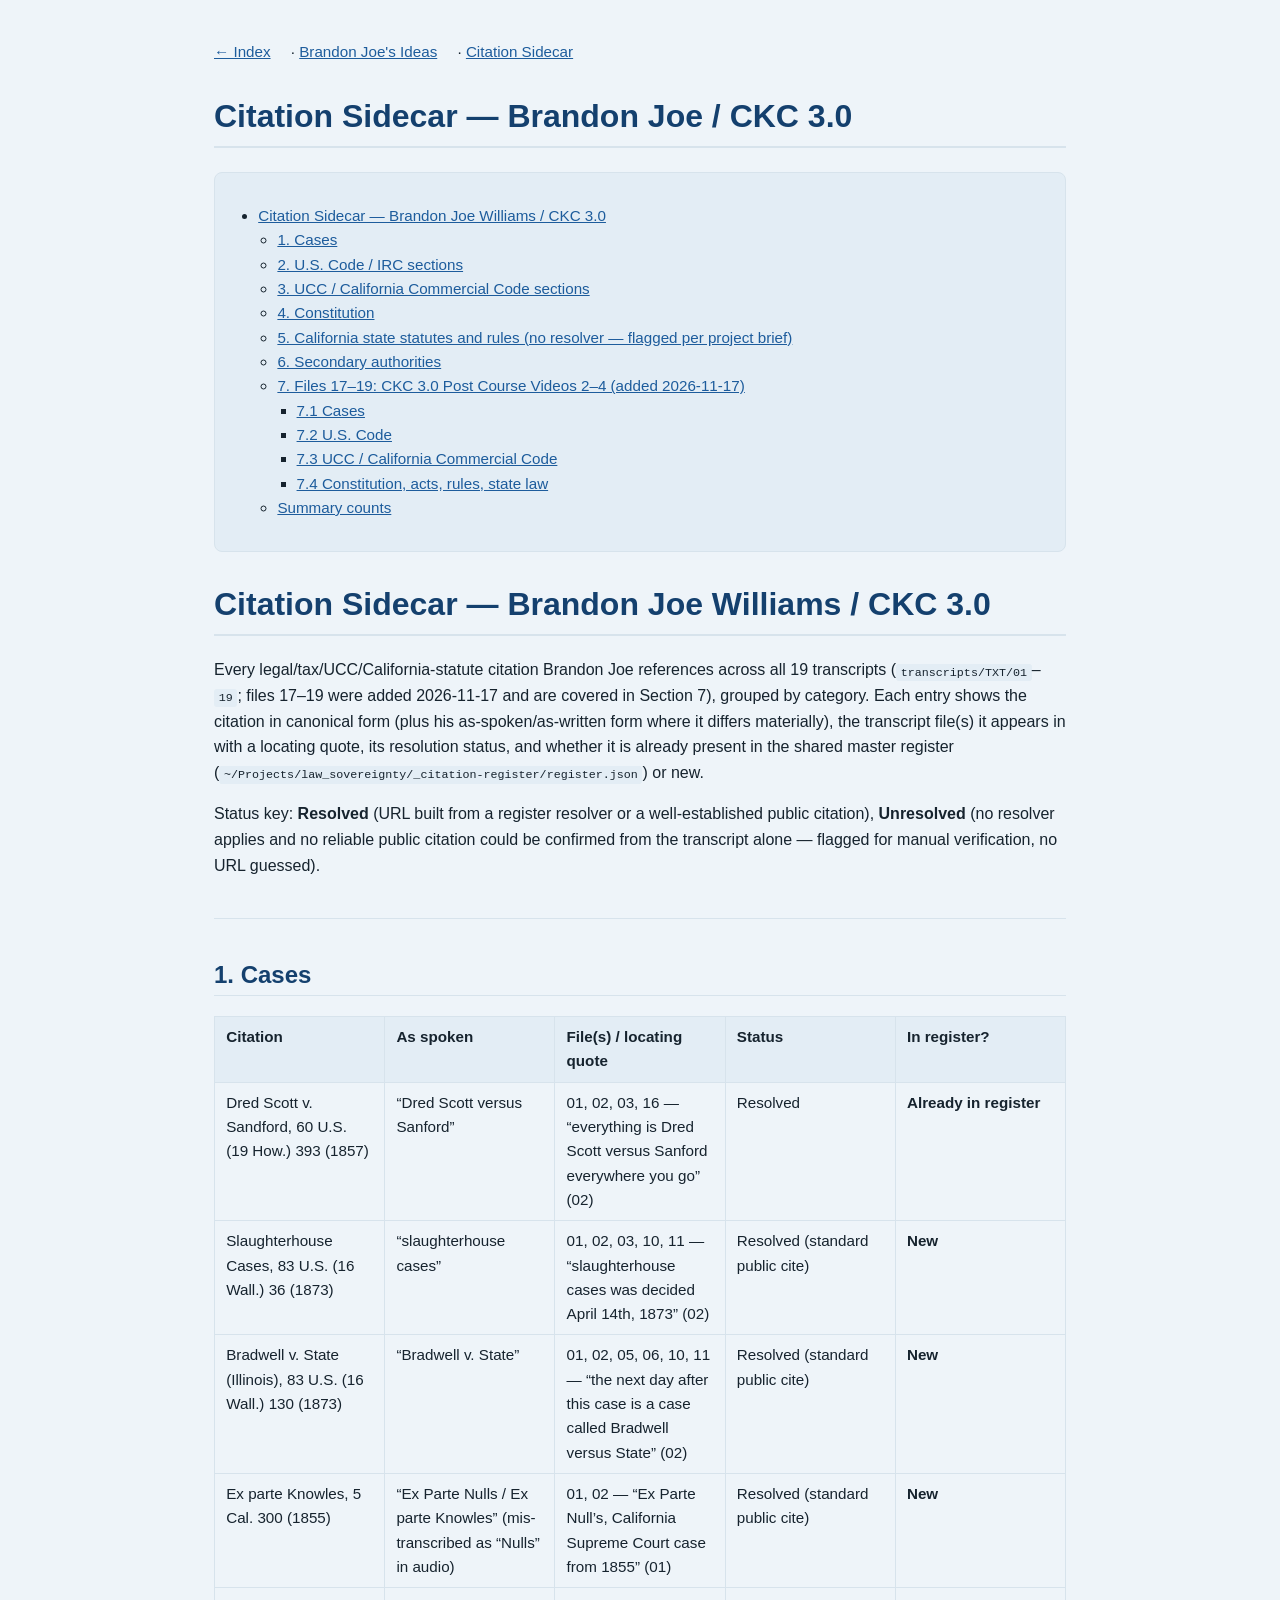
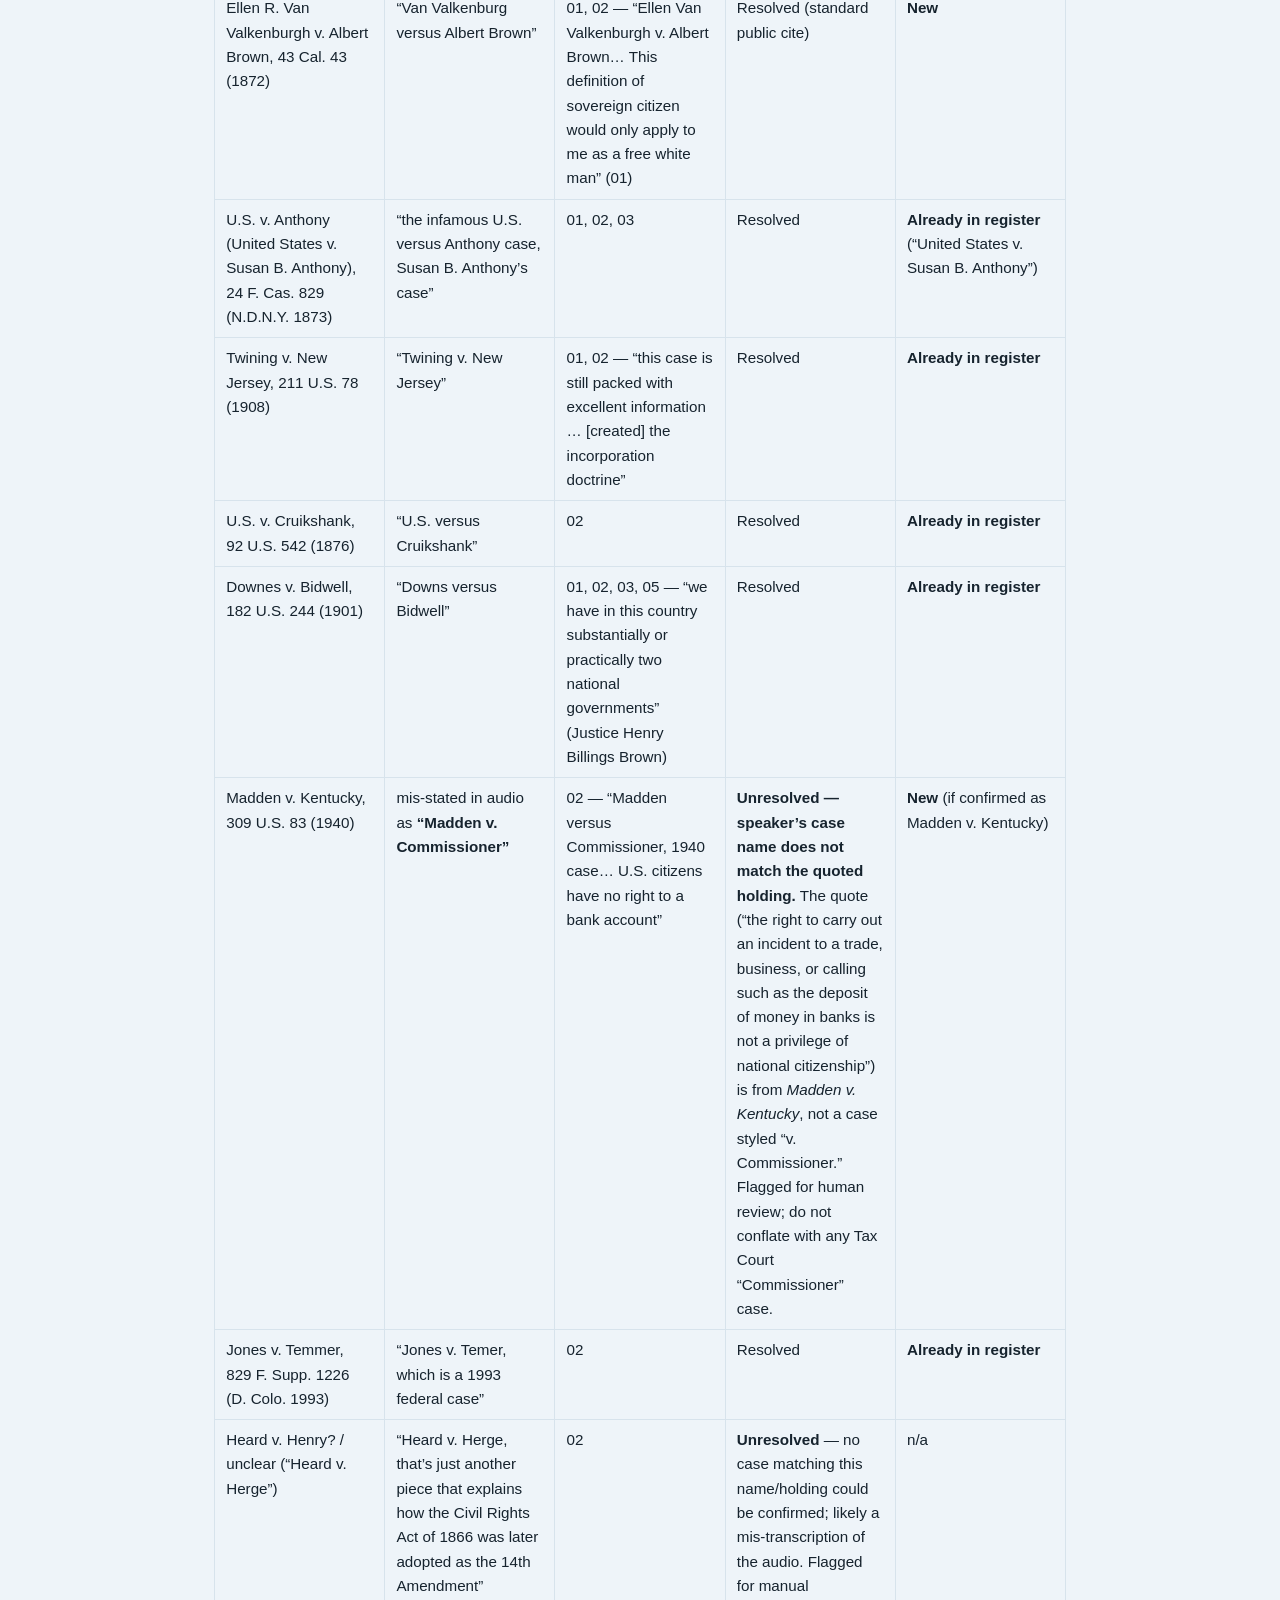
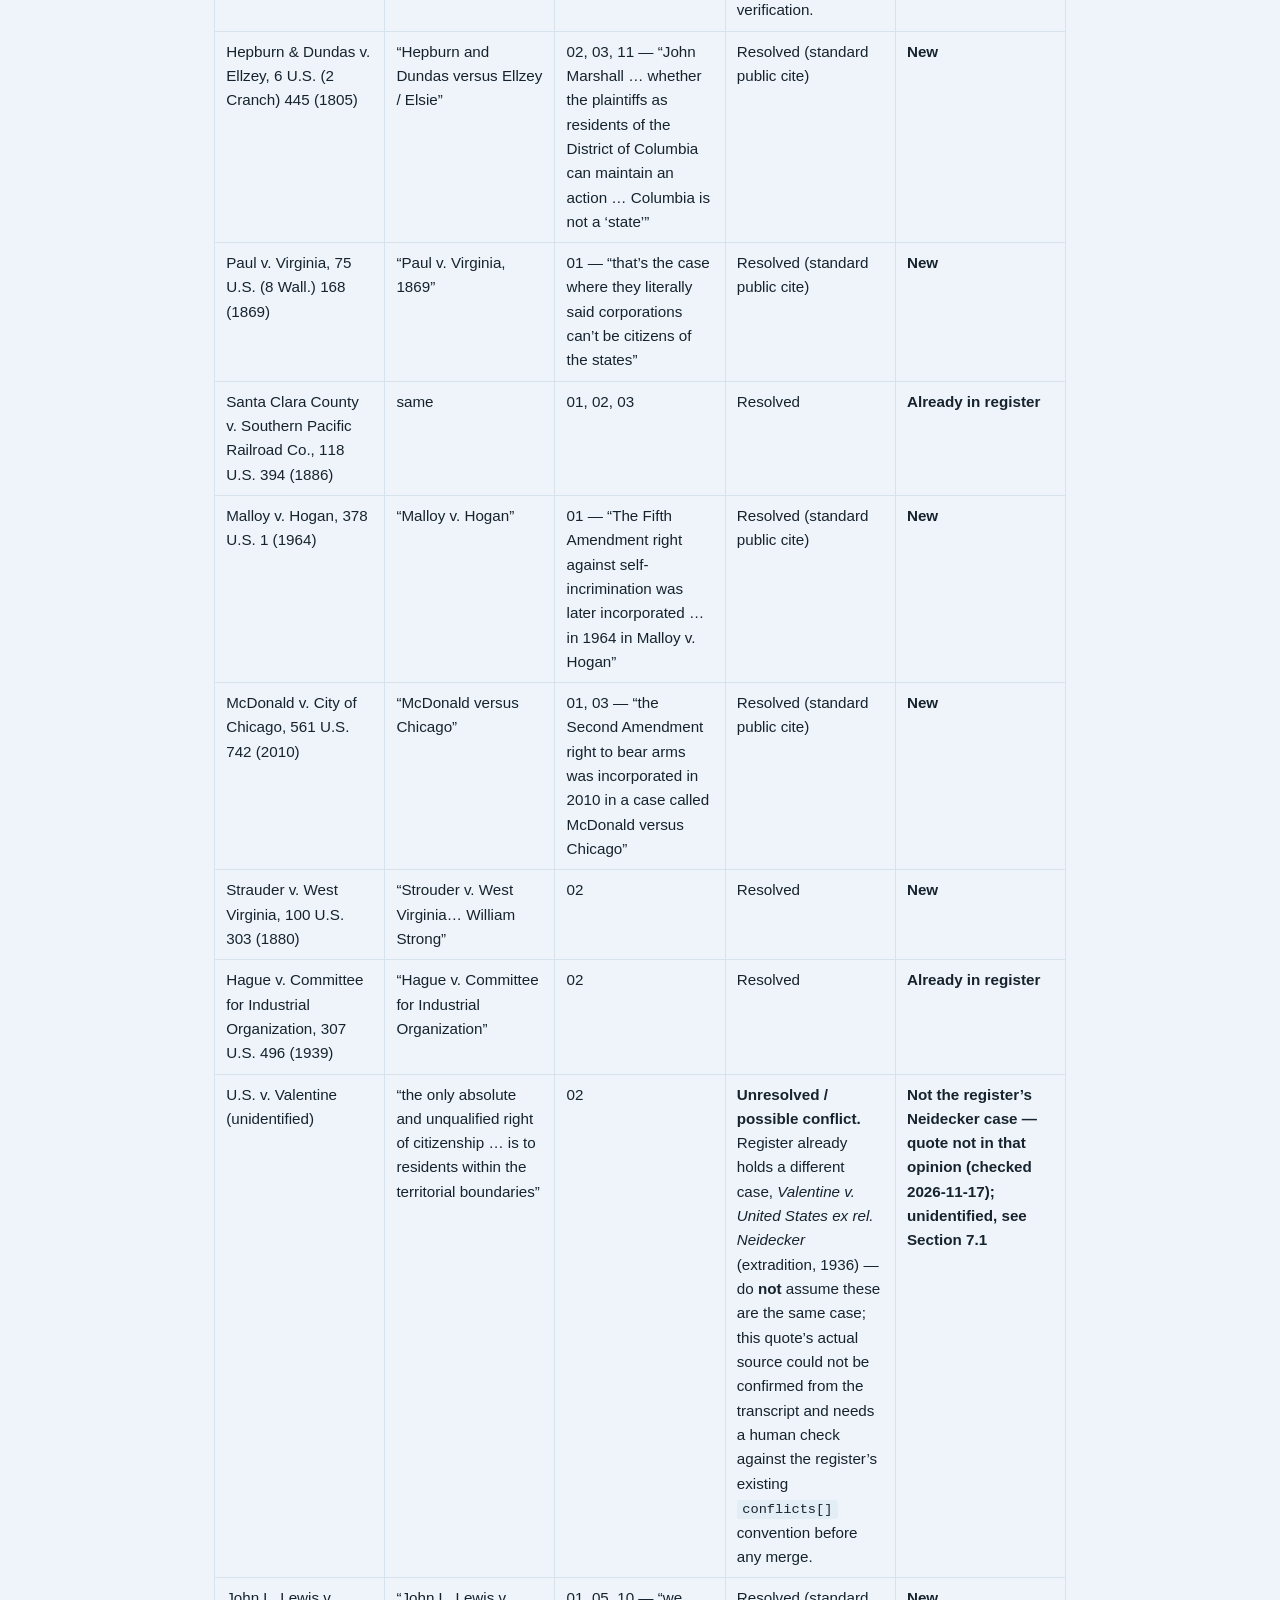
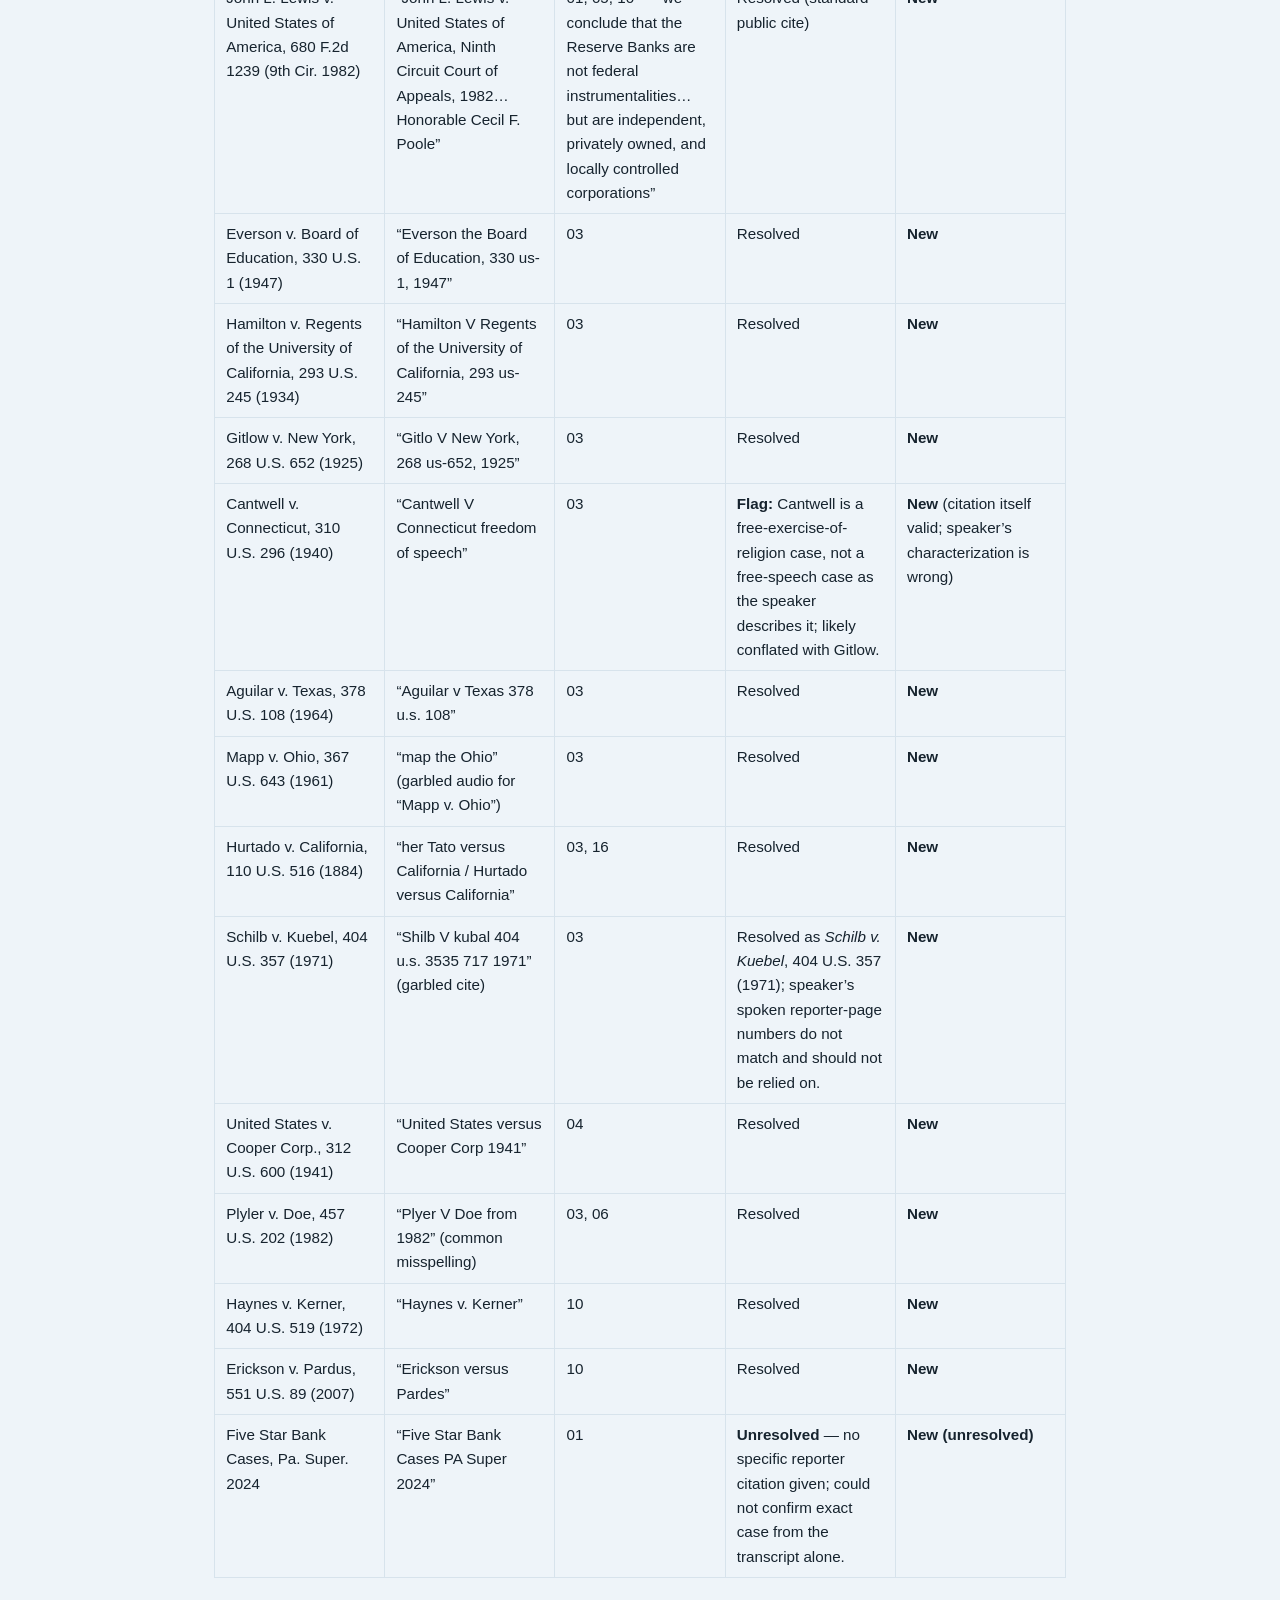
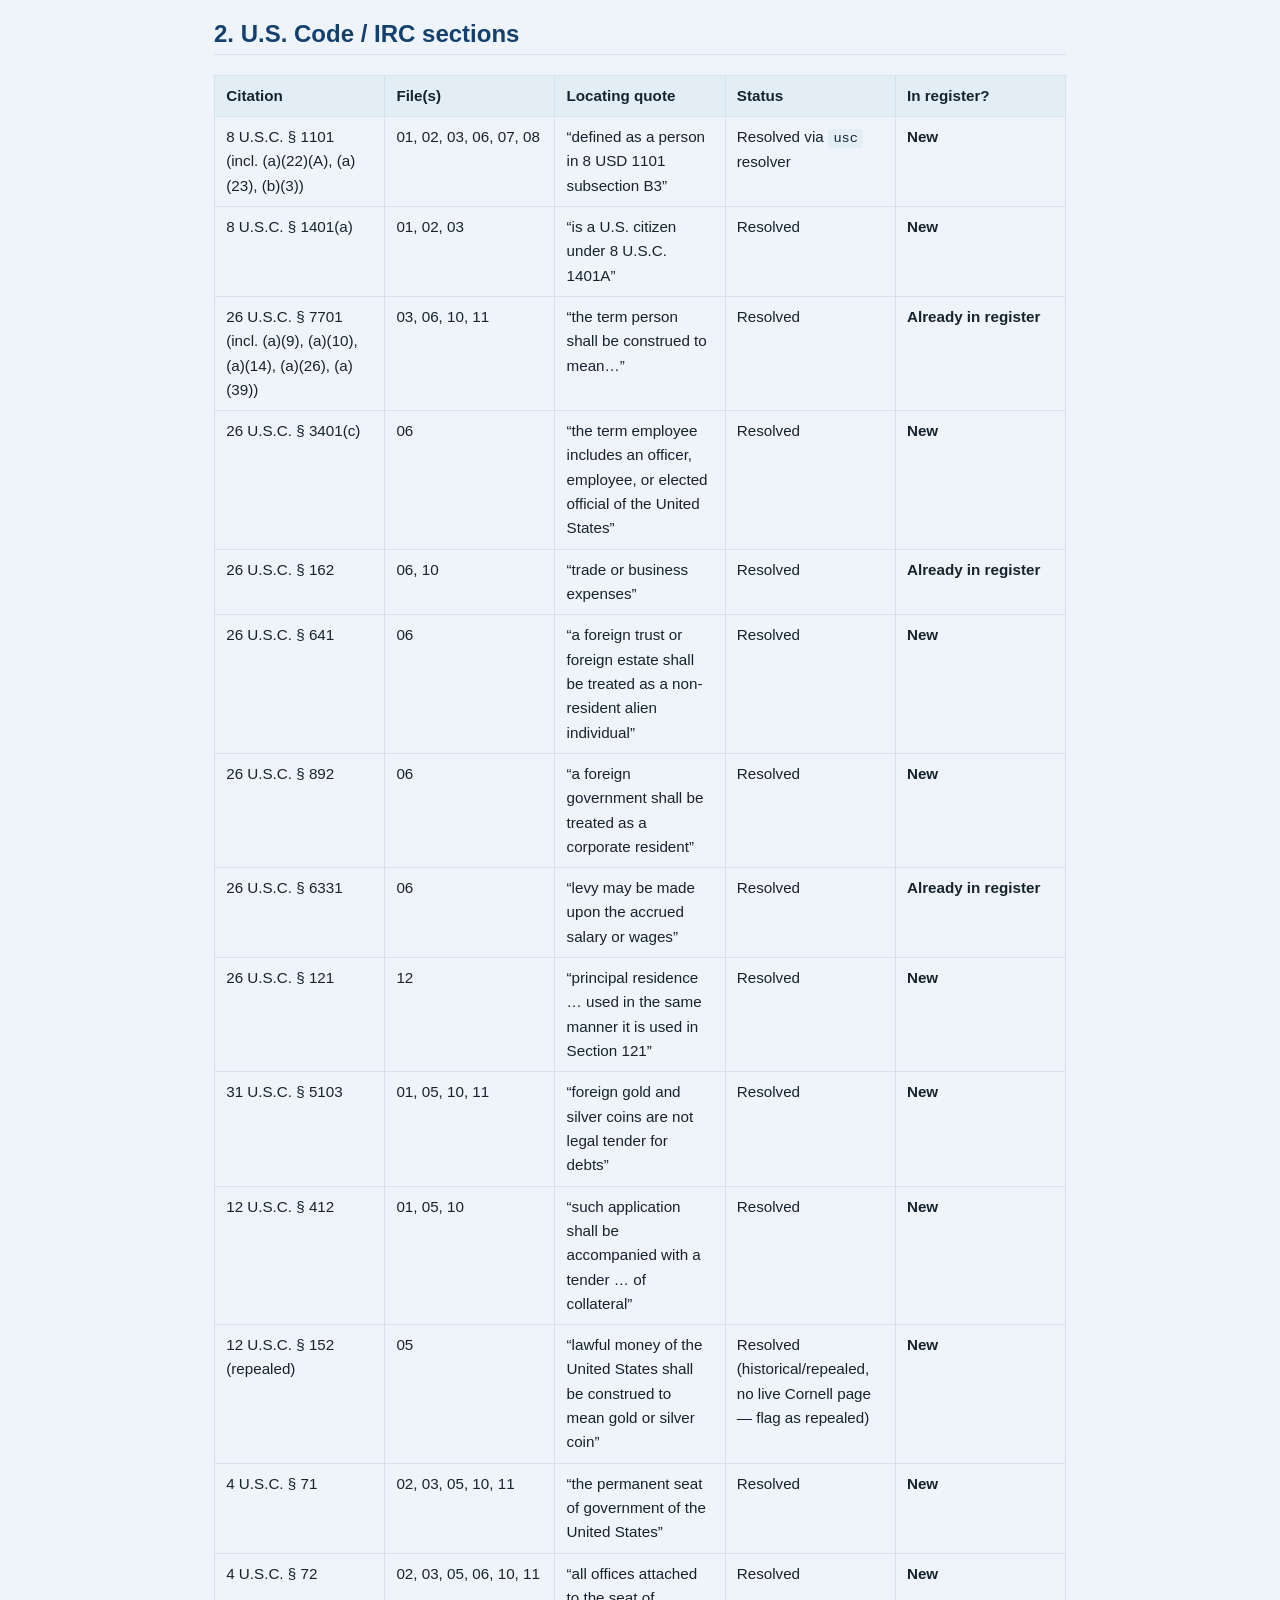
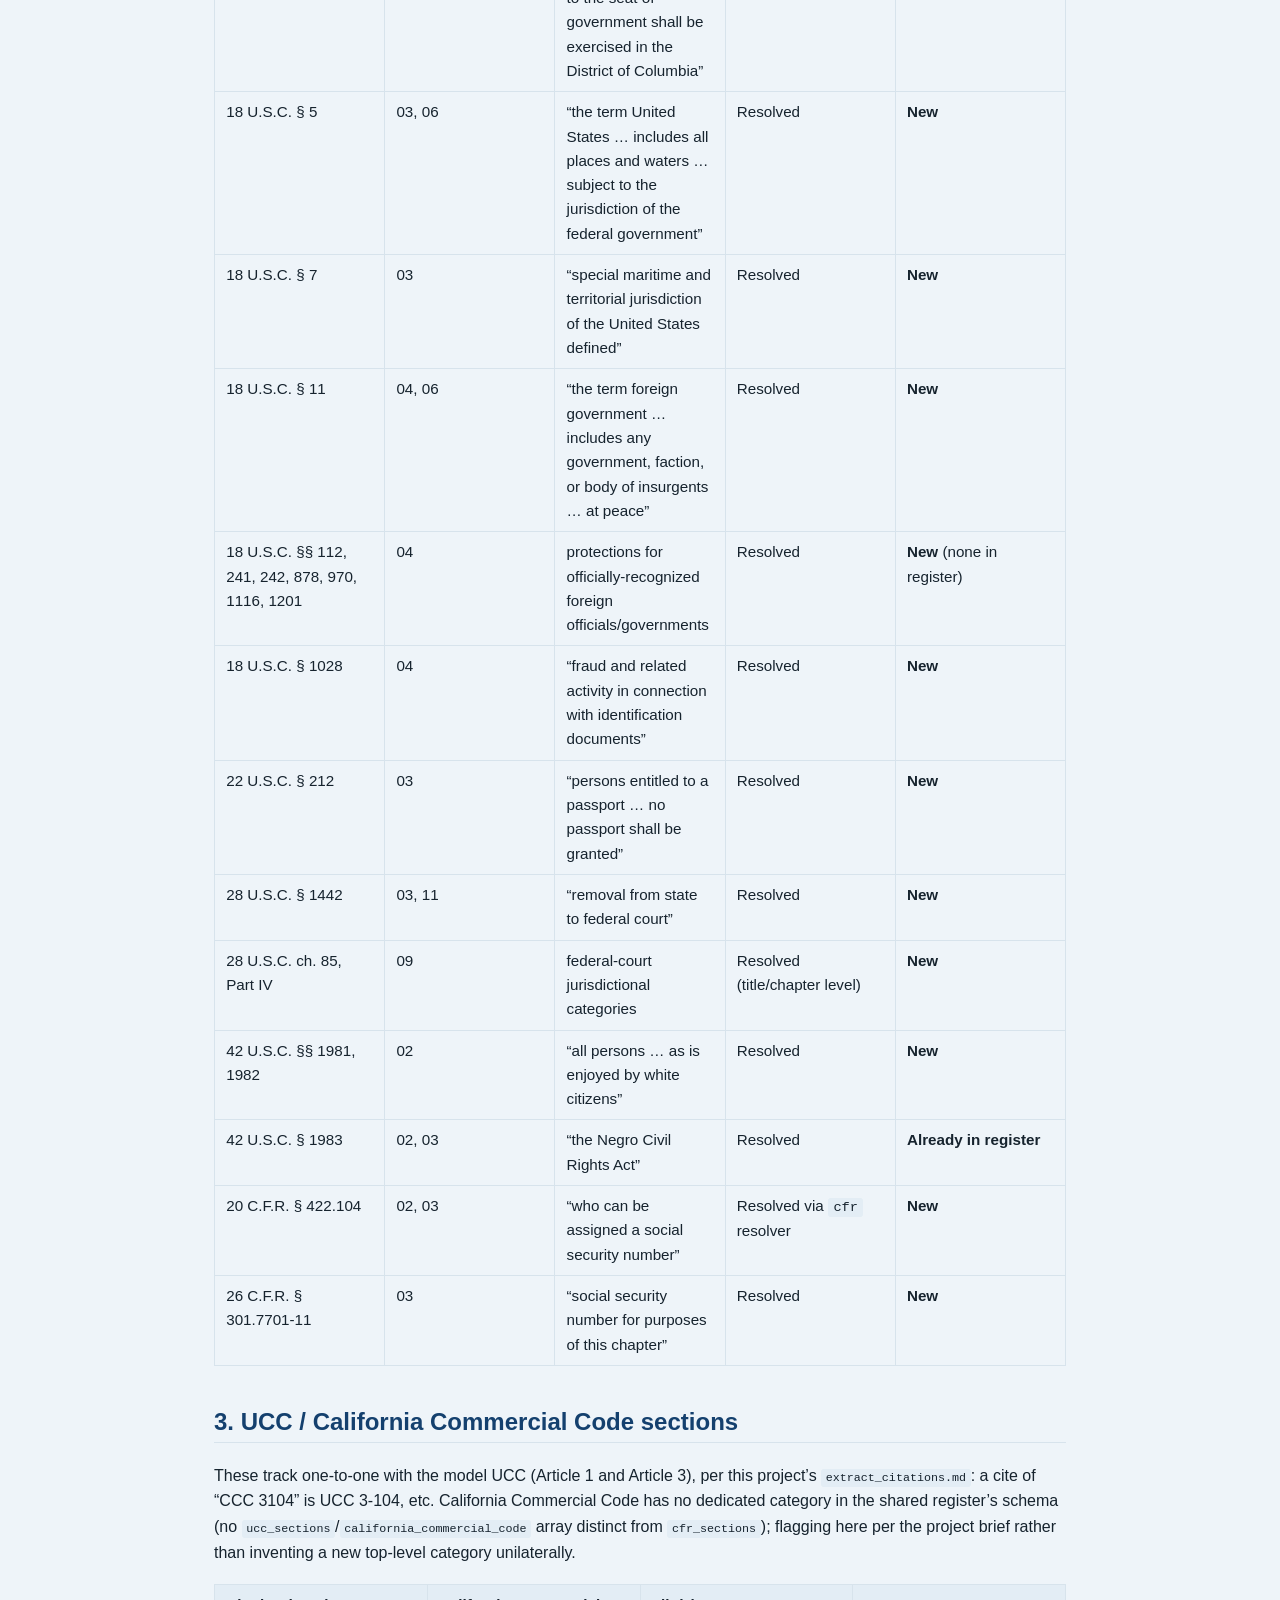
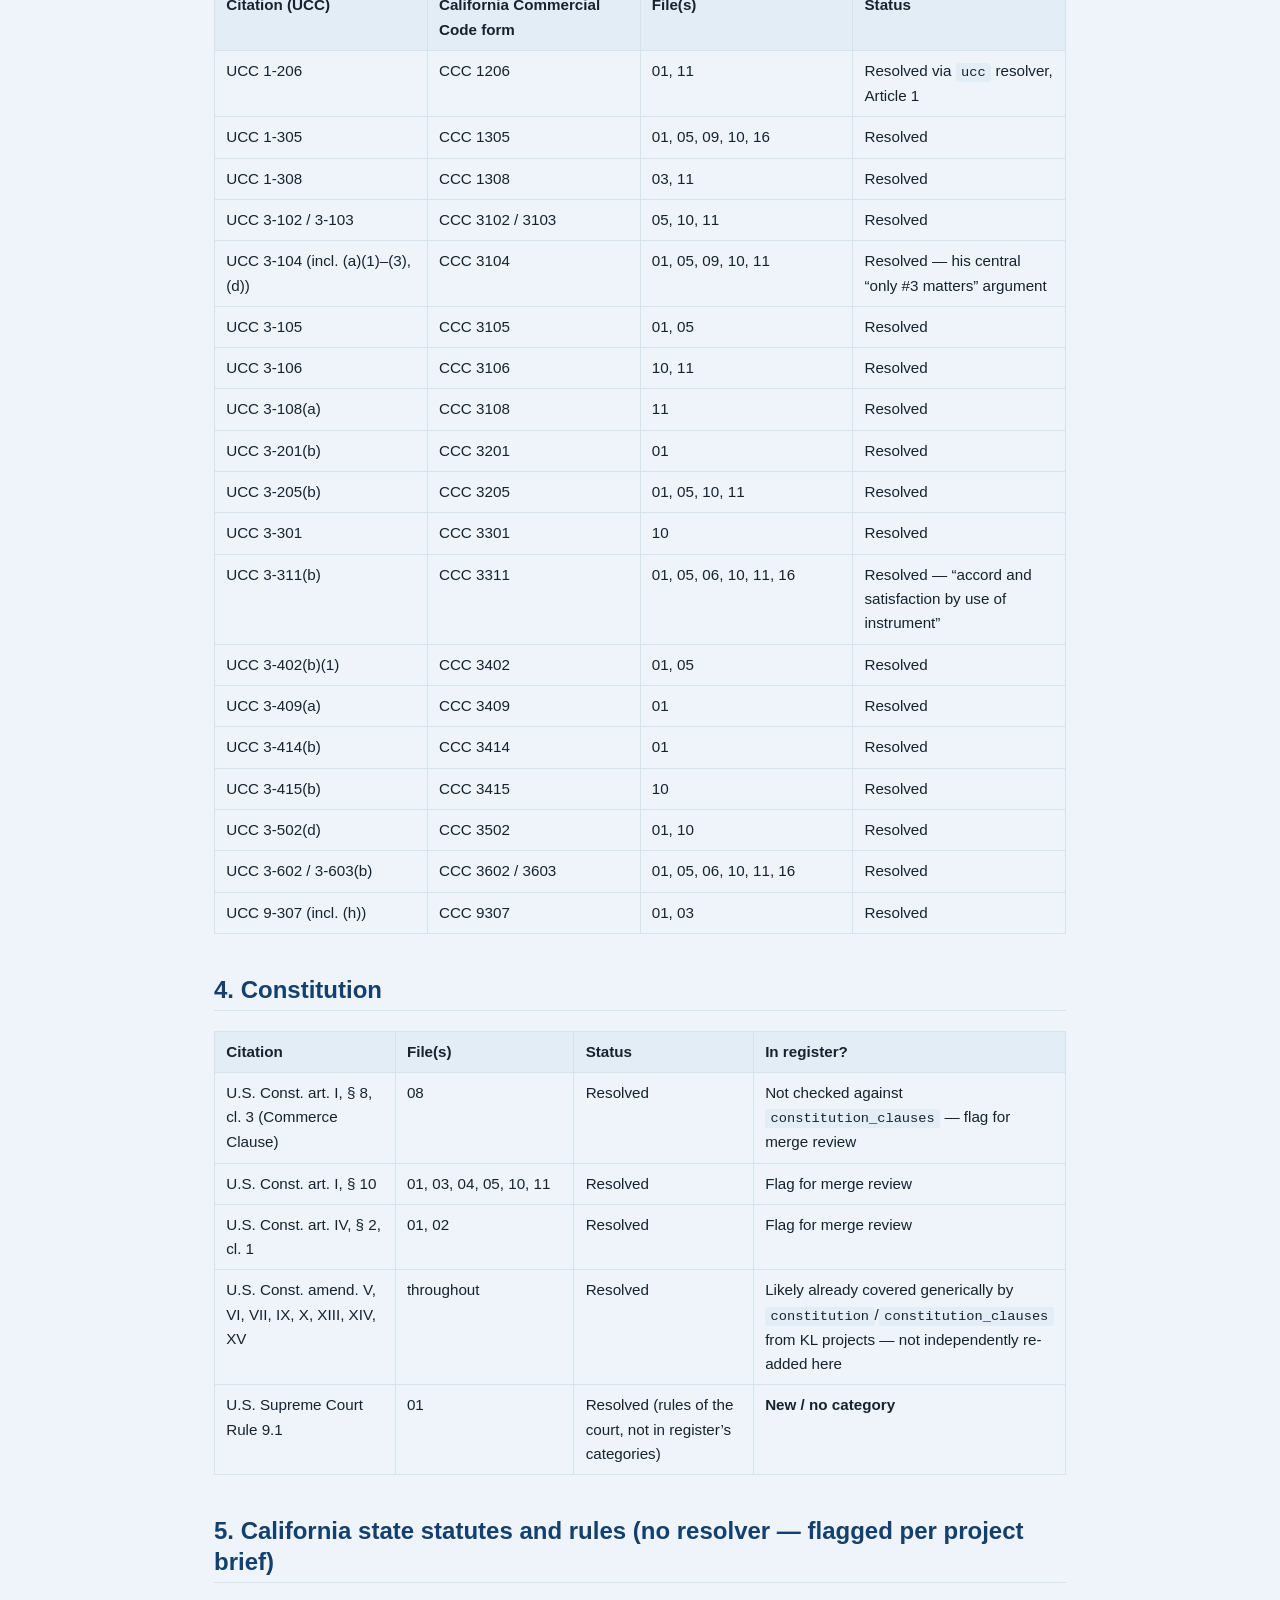
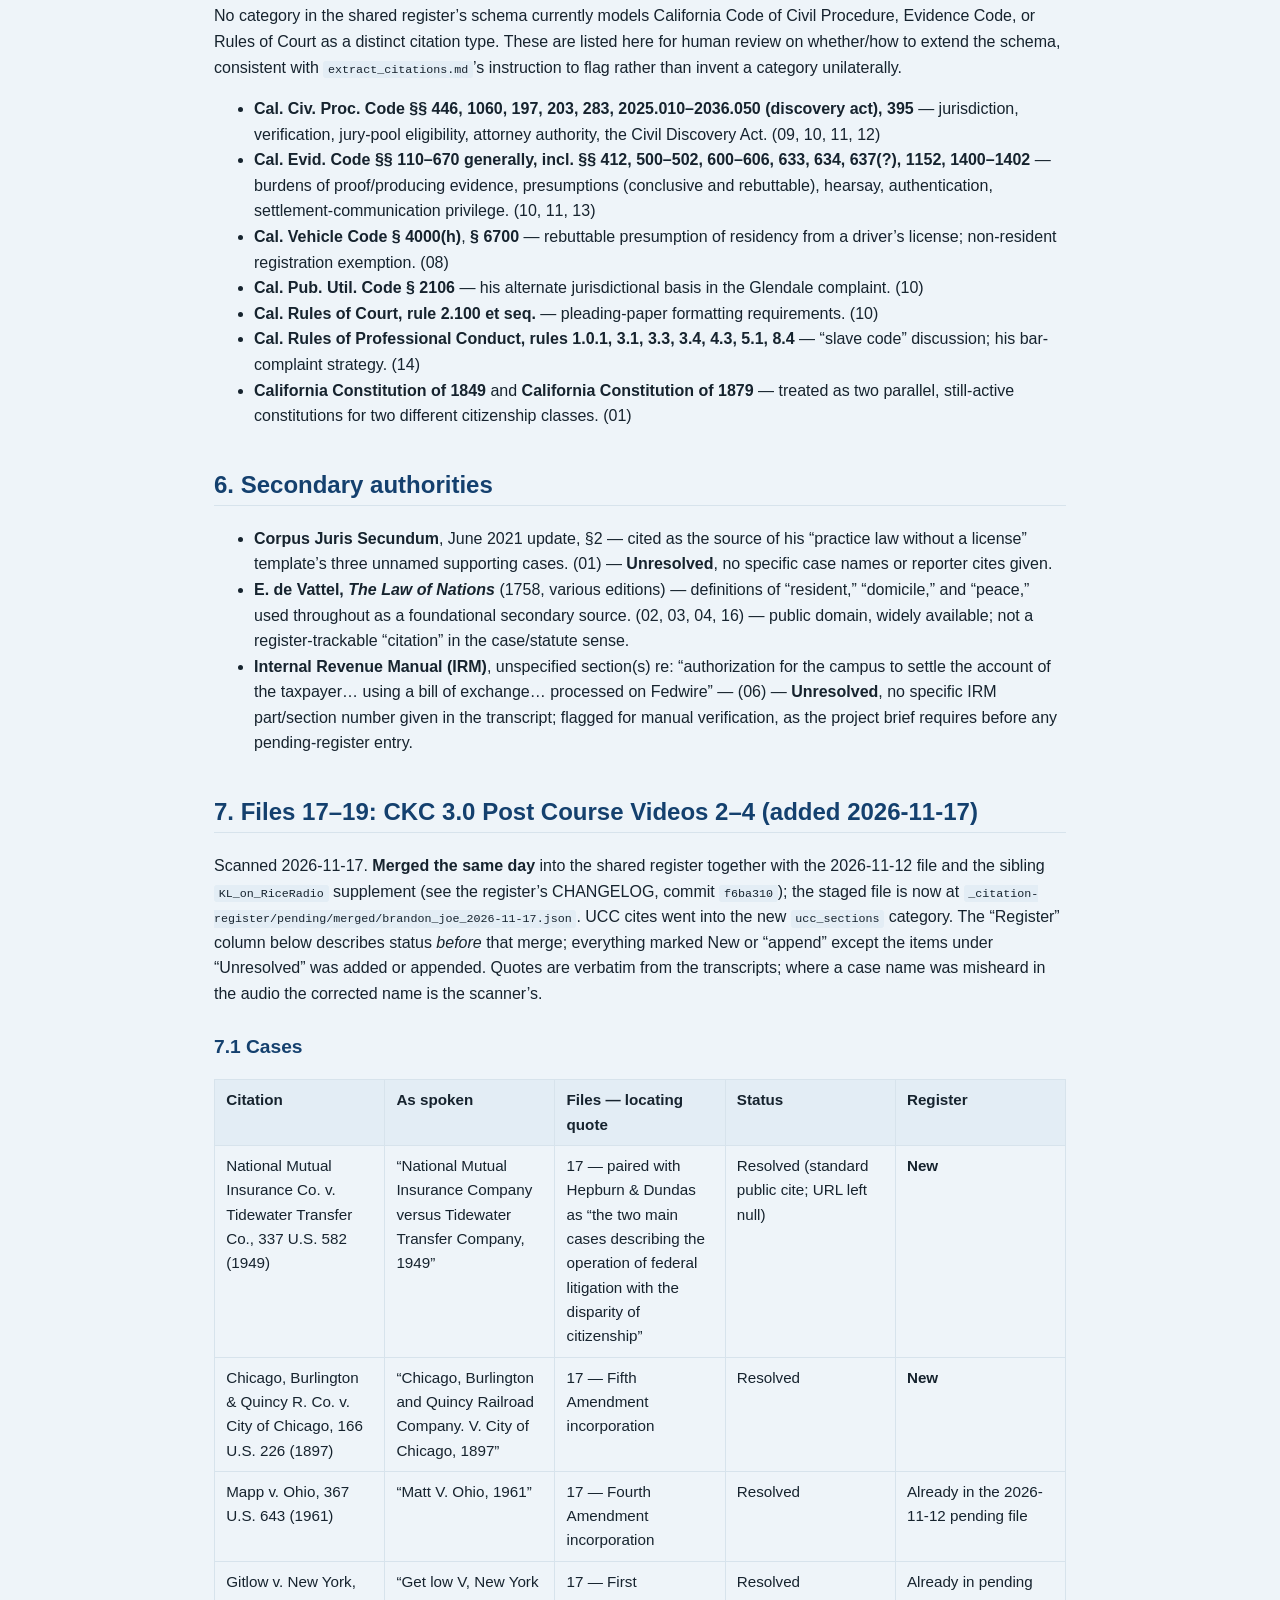
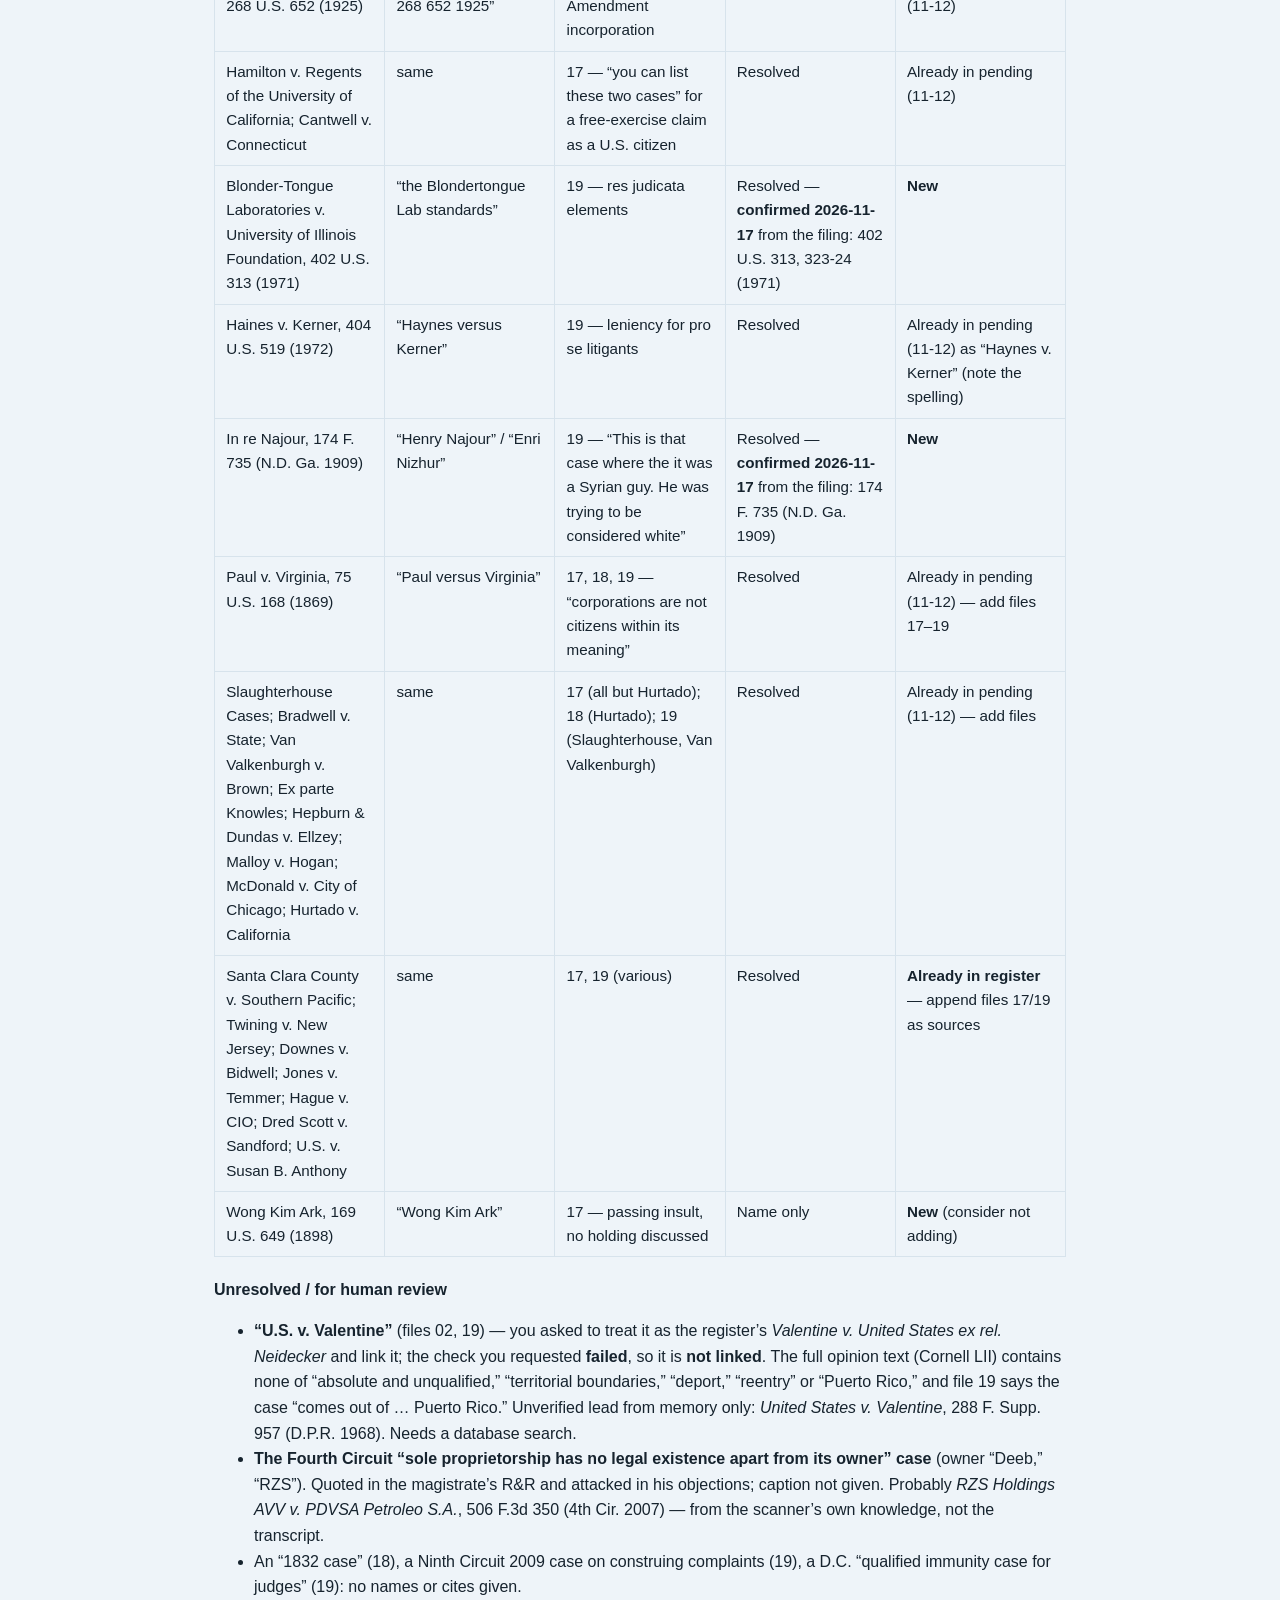
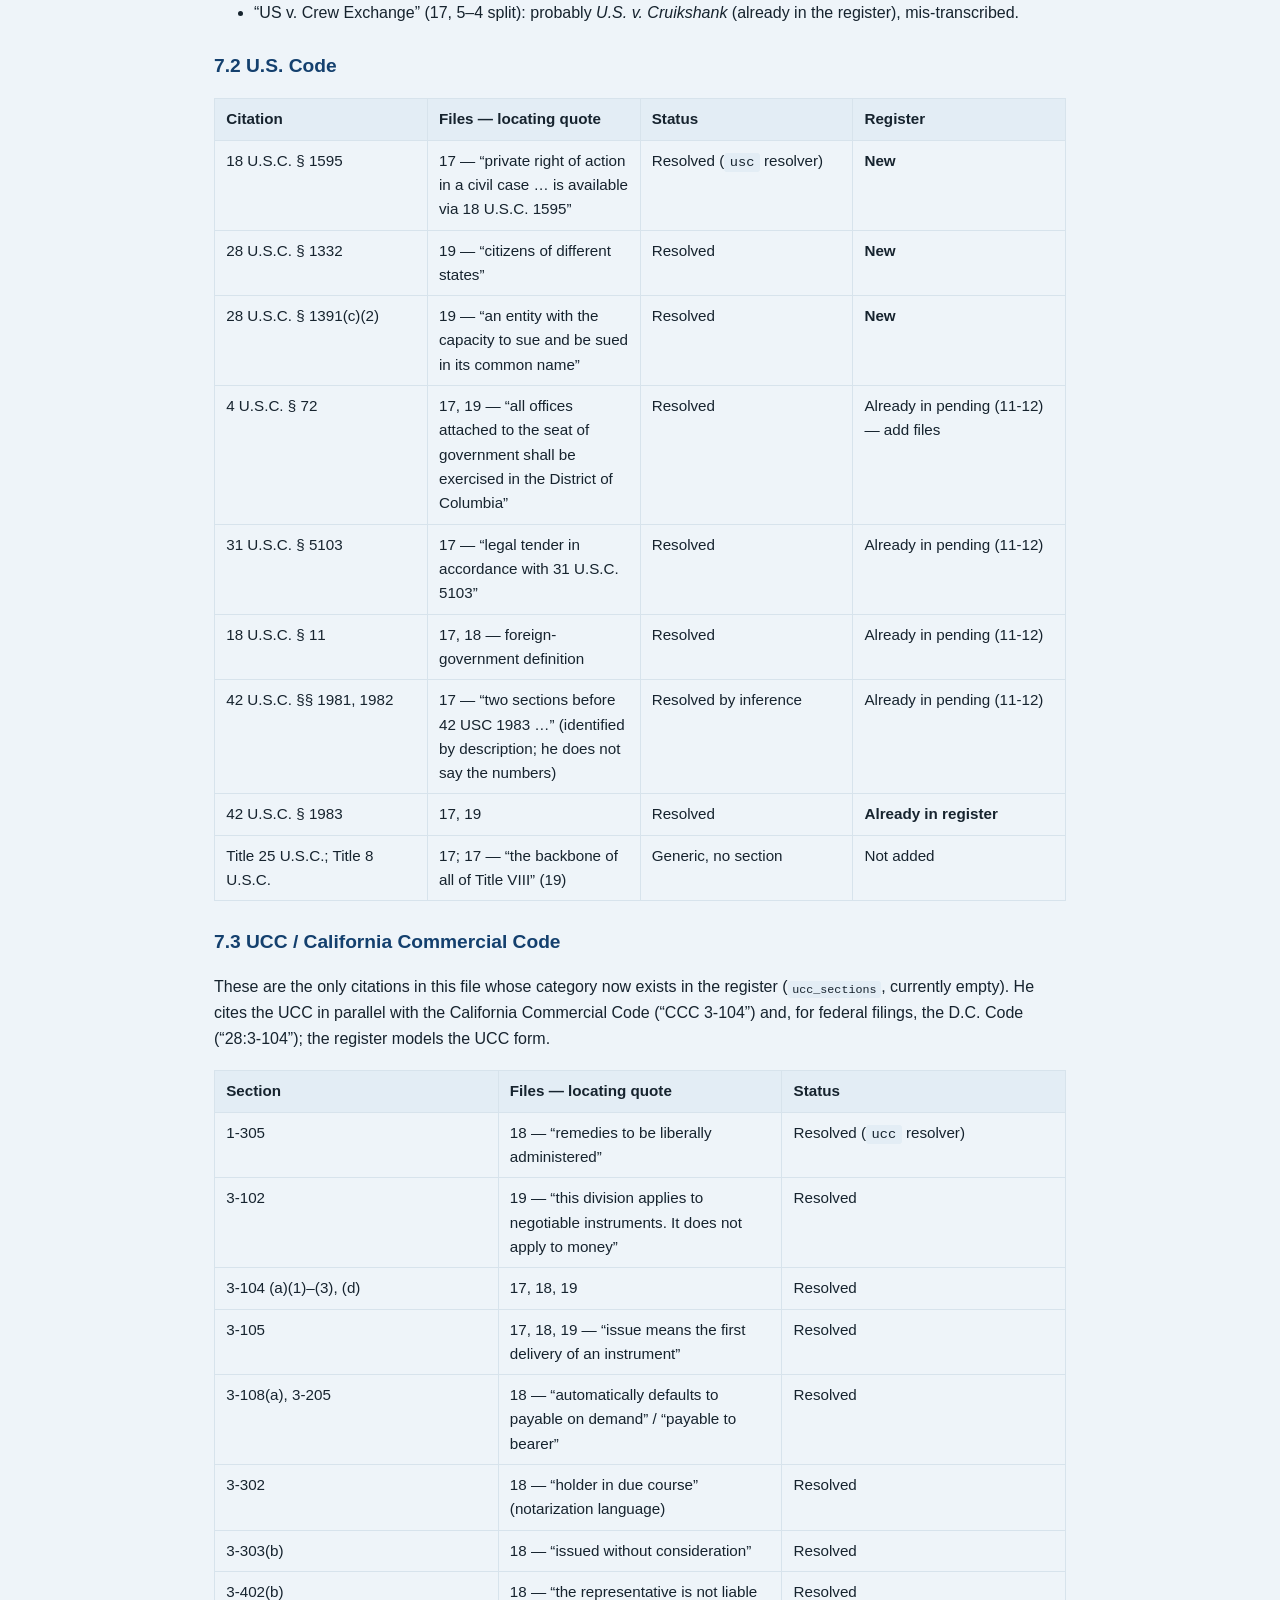
<file: summaries_html/citations-sidecar.html>
<!DOCTYPE html>
<html xmlns="http://www.w3.org/1999/xhtml" lang="" xml:lang="">
<head>
  <meta charset="utf-8" />
  <meta name="generator" content="pandoc" />
  <meta name="viewport" content="width=device-width, initial-scale=1.0, user-scalable=yes" />
  <title>Citation Sidecar — Brandon Joe / CKC 3.0</title>
  <style>
    code{white-space: pre-wrap;}
    span.smallcaps{font-variant: small-caps;}
    div.columns{display: flex; gap: min(4vw, 1.5em);}
    div.column{flex: auto; overflow-x: auto;}
    div.hanging-indent{margin-left: 1.5em; text-indent: -1.5em;}
    /* The extra [class] is a hack that increases specificity enough to
       override a similar rule in reveal.js */
    ul.task-list[class]{list-style: none;}
    ul.task-list li input[type="checkbox"] {
      font-size: inherit;
      width: 0.8em;
      margin: 0 0.8em 0.2em -1.6em;
      vertical-align: middle;
    }
    .display.math{display: block; text-align: center; margin: 0.5rem auto;}
  </style>
  <link rel="stylesheet" href="../style.css?v=20261117" />
</head>
<body>
<div class="site-nav"><a href="../index.html">&larr; Index</a> · <a href="brandonjoe-ideas.html">Brandon Joe's Ideas</a> · <a href="citations-sidecar.html">Citation Sidecar</a></div>
<header id="title-block-header">
<h1 class="title">Citation Sidecar — Brandon Joe / CKC 3.0</h1>
</header>
<nav id="TOC" role="doc-toc">
<ul>
<li><a href="#citation-sidecar-brandon-joe-williams-ckc-3.0"
id="toc-citation-sidecar-brandon-joe-williams-ckc-3.0">Citation Sidecar
— Brandon Joe Williams / CKC 3.0</a>
<ul>
<li><a href="#cases" id="toc-cases">1. Cases</a></li>
<li><a href="#u.s.-code-irc-sections" id="toc-u.s.-code-irc-sections">2.
U.S. Code / IRC sections</a></li>
<li><a href="#ucc-california-commercial-code-sections"
id="toc-ucc-california-commercial-code-sections">3. UCC / California
Commercial Code sections</a></li>
<li><a href="#constitution" id="toc-constitution">4.
Constitution</a></li>
<li><a
href="#california-state-statutes-and-rules-no-resolver-flagged-per-project-brief"
id="toc-california-state-statutes-and-rules-no-resolver-flagged-per-project-brief">5.
California state statutes and rules (no resolver — flagged per project
brief)</a></li>
<li><a href="#secondary-authorities" id="toc-secondary-authorities">6.
Secondary authorities</a></li>
<li><a href="#files-1719-ckc-3.0-post-course-videos-24-added-2026-11-17"
id="toc-files-1719-ckc-3.0-post-course-videos-24-added-2026-11-17">7.
Files 17–19: CKC 3.0 Post Course Videos 2–4 (added 2026-11-17)</a>
<ul>
<li><a href="#cases-1" id="toc-cases-1">7.1 Cases</a></li>
<li><a href="#u.s.-code" id="toc-u.s.-code">7.2 U.S. Code</a></li>
<li><a href="#ucc-california-commercial-code"
id="toc-ucc-california-commercial-code">7.3 UCC / California Commercial
Code</a></li>
<li><a href="#constitution-acts-rules-state-law"
id="toc-constitution-acts-rules-state-law">7.4 Constitution, acts,
rules, state law</a></li>
</ul></li>
<li><a href="#summary-counts" id="toc-summary-counts">Summary
counts</a></li>
</ul></li>
</ul>
</nav>
<h1 id="citation-sidecar-brandon-joe-williams-ckc-3.0">Citation Sidecar
— Brandon Joe Williams / CKC 3.0</h1>
<p>Every legal/tax/UCC/California-statute citation Brandon Joe
references across all 19 transcripts
(<code>transcripts/TXT/01</code>–<code>19</code>; files 17–19 were added
2026-11-17 and are covered in Section 7), grouped by category. Each
entry shows the citation in canonical form (plus his
as-spoken/as-written form where it differs materially), the transcript
file(s) it appears in with a locating quote, its resolution status, and
whether it is already present in the shared master register
(<code>~/Projects/law_sovereignty/_citation-register/register.json</code>)
or new.</p>
<p>Status key: <strong>Resolved</strong> (URL built from a register
resolver or a well-established public citation),
<strong>Unresolved</strong> (no resolver applies and no reliable public
citation could be confirmed from the transcript alone — flagged for
manual verification, no URL guessed).</p>
<hr />
<h2 id="cases">1. Cases</h2>
<table>
<colgroup>
<col style="width: 20%" />
<col style="width: 20%" />
<col style="width: 20%" />
<col style="width: 20%" />
<col style="width: 20%" />
</colgroup>
<thead>
<tr>
<th>Citation</th>
<th>As spoken</th>
<th>File(s) / locating quote</th>
<th>Status</th>
<th>In register?</th>
</tr>
</thead>
<tbody>
<tr>
<td>Dred Scott v. Sandford, 60 U.S. (19 How.) 393 (1857)</td>
<td>“Dred Scott versus Sanford”</td>
<td>01, 02, 03, 16 — “everything is Dred Scott versus Sanford everywhere
you go” (02)</td>
<td>Resolved</td>
<td><strong>Already in register</strong></td>
</tr>
<tr>
<td>Slaughterhouse Cases, 83 U.S. (16 Wall.) 36 (1873)</td>
<td>“slaughterhouse cases”</td>
<td>01, 02, 03, 10, 11 — “slaughterhouse cases was decided April 14th,
1873” (02)</td>
<td>Resolved (standard public cite)</td>
<td><strong>New</strong></td>
</tr>
<tr>
<td>Bradwell v. State (Illinois), 83 U.S. (16 Wall.) 130 (1873)</td>
<td>“Bradwell v. State”</td>
<td>01, 02, 05, 06, 10, 11 — “the next day after this case is a case
called Bradwell versus State” (02)</td>
<td>Resolved (standard public cite)</td>
<td><strong>New</strong></td>
</tr>
<tr>
<td>Ex parte Knowles, 5 Cal. 300 (1855)</td>
<td>“Ex Parte Nulls / Ex parte Knowles” (mis-transcribed as “Nulls” in
audio)</td>
<td>01, 02 — “Ex Parte Null’s, California Supreme Court case from 1855”
(01)</td>
<td>Resolved (standard public cite)</td>
<td><strong>New</strong></td>
</tr>
<tr>
<td>Ellen R. Van Valkenburgh v. Albert Brown, 43 Cal. 43 (1872)</td>
<td>“Van Valkenburg versus Albert Brown”</td>
<td>01, 02 — “Ellen Van Valkenburgh v. Albert Brown… This definition of
sovereign citizen would only apply to me as a free white man” (01)</td>
<td>Resolved (standard public cite)</td>
<td><strong>New</strong></td>
</tr>
<tr>
<td>U.S. v. Anthony (United States v. Susan B. Anthony), 24 F. Cas. 829
(N.D.N.Y. 1873)</td>
<td>“the infamous U.S. versus Anthony case, Susan B. Anthony’s
case”</td>
<td>01, 02, 03</td>
<td>Resolved</td>
<td><strong>Already in register</strong> (“United States v. Susan B.
Anthony”)</td>
</tr>
<tr>
<td>Twining v. New Jersey, 211 U.S. 78 (1908)</td>
<td>“Twining v. New Jersey”</td>
<td>01, 02 — “this case is still packed with excellent information …
[created] the incorporation doctrine”</td>
<td>Resolved</td>
<td><strong>Already in register</strong></td>
</tr>
<tr>
<td>U.S. v. Cruikshank, 92 U.S. 542 (1876)</td>
<td>“U.S. versus Cruikshank”</td>
<td>02</td>
<td>Resolved</td>
<td><strong>Already in register</strong></td>
</tr>
<tr>
<td>Downes v. Bidwell, 182 U.S. 244 (1901)</td>
<td>“Downs versus Bidwell”</td>
<td>01, 02, 03, 05 — “we have in this country substantially or
practically two national governments” (Justice Henry Billings
Brown)</td>
<td>Resolved</td>
<td><strong>Already in register</strong></td>
</tr>
<tr>
<td>Madden v. Kentucky, 309 U.S. 83 (1940)</td>
<td>mis-stated in audio as <strong>“Madden v.
Commissioner”</strong></td>
<td>02 — “Madden versus Commissioner, 1940 case… U.S. citizens have no
right to a bank account”</td>
<td><strong>Unresolved — speaker’s case name does not match the quoted
holding.</strong> The quote (“the right to carry out an incident to a
trade, business, or calling such as the deposit of money in banks is not
a privilege of national citizenship”) is from <em>Madden v.
Kentucky</em>, not a case styled “v. Commissioner.” Flagged for human
review; do not conflate with any Tax Court “Commissioner” case.</td>
<td><strong>New</strong> (if confirmed as Madden v. Kentucky)</td>
</tr>
<tr>
<td>Jones v. Temmer, 829 F. Supp. 1226 (D. Colo. 1993)</td>
<td>“Jones v. Temer, which is a 1993 federal case”</td>
<td>02</td>
<td>Resolved</td>
<td><strong>Already in register</strong></td>
</tr>
<tr>
<td>Heard v. Henry? / unclear (“Heard v. Herge”)</td>
<td>“Heard v. Herge, that’s just another piece that explains how the
Civil Rights Act of 1866 was later adopted as the 14th Amendment”</td>
<td>02</td>
<td><strong>Unresolved</strong> — no case matching this name/holding
could be confirmed; likely a mis-transcription of the audio. Flagged for
manual verification.</td>
<td>n/a</td>
</tr>
<tr>
<td>Hepburn &amp; Dundas v. Ellzey, 6 U.S. (2 Cranch) 445 (1805)</td>
<td>“Hepburn and Dundas versus Ellzey / Elsie”</td>
<td>02, 03, 11 — “John Marshall … whether the plaintiffs as residents of
the District of Columbia can maintain an action … Columbia is not a
‘state’”</td>
<td>Resolved (standard public cite)</td>
<td><strong>New</strong></td>
</tr>
<tr>
<td>Paul v. Virginia, 75 U.S. (8 Wall.) 168 (1869)</td>
<td>“Paul v. Virginia, 1869”</td>
<td>01 — “that’s the case where they literally said corporations can’t
be citizens of the states”</td>
<td>Resolved (standard public cite)</td>
<td><strong>New</strong></td>
</tr>
<tr>
<td>Santa Clara County v. Southern Pacific Railroad Co., 118 U.S. 394
(1886)</td>
<td>same</td>
<td>01, 02, 03</td>
<td>Resolved</td>
<td><strong>Already in register</strong></td>
</tr>
<tr>
<td>Malloy v. Hogan, 378 U.S. 1 (1964)</td>
<td>“Malloy v. Hogan”</td>
<td>01 — “The Fifth Amendment right against self-incrimination was later
incorporated … in 1964 in Malloy v. Hogan”</td>
<td>Resolved (standard public cite)</td>
<td><strong>New</strong></td>
</tr>
<tr>
<td>McDonald v. City of Chicago, 561 U.S. 742 (2010)</td>
<td>“McDonald versus Chicago”</td>
<td>01, 03 — “the Second Amendment right to bear arms was incorporated
in 2010 in a case called McDonald versus Chicago”</td>
<td>Resolved (standard public cite)</td>
<td><strong>New</strong></td>
</tr>
<tr>
<td>Strauder v. West Virginia, 100 U.S. 303 (1880)</td>
<td>“Strouder v. West Virginia… William Strong”</td>
<td>02</td>
<td>Resolved</td>
<td><strong>New</strong></td>
</tr>
<tr>
<td>Hague v. Committee for Industrial Organization, 307 U.S. 496
(1939)</td>
<td>“Hague v. Committee for Industrial Organization”</td>
<td>02</td>
<td>Resolved</td>
<td><strong>Already in register</strong></td>
</tr>
<tr>
<td>U.S. v. Valentine (unidentified)</td>
<td>“the only absolute and unqualified right of citizenship … is to
residents within the territorial boundaries”</td>
<td>02</td>
<td><strong>Unresolved / possible conflict.</strong> Register already
holds a different case, <em>Valentine v. United States ex rel.
Neidecker</em> (extradition, 1936) — do <strong>not</strong> assume
these are the same case; this quote’s actual source could not be
confirmed from the transcript and needs a human check against the
register’s existing <code>conflicts[]</code> convention before any
merge.</td>
<td><strong>Not the register’s Neidecker case — quote not in that
opinion (checked 2026-11-17); unidentified, see Section
7.1</strong></td>
</tr>
<tr>
<td>John L. Lewis v. United States of America, 680 F.2d 1239 (9th Cir.
1982)</td>
<td>“John L. Lewis v. United States of America, Ninth Circuit Court of
Appeals, 1982… Honorable Cecil F. Poole”</td>
<td>01, 05, 10 — “we conclude that the Reserve Banks are not federal
instrumentalities… but are independent, privately owned, and locally
controlled corporations”</td>
<td>Resolved (standard public cite)</td>
<td><strong>New</strong></td>
</tr>
<tr>
<td>Everson v. Board of Education, 330 U.S. 1 (1947)</td>
<td>“Everson the Board of Education, 330 us-1, 1947”</td>
<td>03</td>
<td>Resolved</td>
<td><strong>New</strong></td>
</tr>
<tr>
<td>Hamilton v. Regents of the University of California, 293 U.S. 245
(1934)</td>
<td>“Hamilton V Regents of the University of California, 293
us-245”</td>
<td>03</td>
<td>Resolved</td>
<td><strong>New</strong></td>
</tr>
<tr>
<td>Gitlow v. New York, 268 U.S. 652 (1925)</td>
<td>“Gitlo V New York, 268 us-652, 1925”</td>
<td>03</td>
<td>Resolved</td>
<td><strong>New</strong></td>
</tr>
<tr>
<td>Cantwell v. Connecticut, 310 U.S. 296 (1940)</td>
<td>“Cantwell V Connecticut freedom of speech”</td>
<td>03</td>
<td><strong>Flag:</strong> Cantwell is a free-exercise-of-religion case,
not a free-speech case as the speaker describes it; likely conflated
with Gitlow.</td>
<td><strong>New</strong> (citation itself valid; speaker’s
characterization is wrong)</td>
</tr>
<tr>
<td>Aguilar v. Texas, 378 U.S. 108 (1964)</td>
<td>“Aguilar v Texas 378 u.s. 108”</td>
<td>03</td>
<td>Resolved</td>
<td><strong>New</strong></td>
</tr>
<tr>
<td>Mapp v. Ohio, 367 U.S. 643 (1961)</td>
<td>“map the Ohio” (garbled audio for “Mapp v. Ohio”)</td>
<td>03</td>
<td>Resolved</td>
<td><strong>New</strong></td>
</tr>
<tr>
<td>Hurtado v. California, 110 U.S. 516 (1884)</td>
<td>“her Tato versus California / Hurtado versus California”</td>
<td>03, 16</td>
<td>Resolved</td>
<td><strong>New</strong></td>
</tr>
<tr>
<td>Schilb v. Kuebel, 404 U.S. 357 (1971)</td>
<td>“Shilb V kubal 404 u.s. 3535 717 1971” (garbled cite)</td>
<td>03</td>
<td>Resolved as <em>Schilb v. Kuebel</em>, 404 U.S. 357 (1971);
speaker’s spoken reporter-page numbers do not match and should not be
relied on.</td>
<td><strong>New</strong></td>
</tr>
<tr>
<td>United States v. Cooper Corp., 312 U.S. 600 (1941)</td>
<td>“United States versus Cooper Corp 1941”</td>
<td>04</td>
<td>Resolved</td>
<td><strong>New</strong></td>
</tr>
<tr>
<td>Plyler v. Doe, 457 U.S. 202 (1982)</td>
<td>“Plyer V Doe from 1982” (common misspelling)</td>
<td>03, 06</td>
<td>Resolved</td>
<td><strong>New</strong></td>
</tr>
<tr>
<td>Haynes v. Kerner, 404 U.S. 519 (1972)</td>
<td>“Haynes v. Kerner”</td>
<td>10</td>
<td>Resolved</td>
<td><strong>New</strong></td>
</tr>
<tr>
<td>Erickson v. Pardus, 551 U.S. 89 (2007)</td>
<td>“Erickson versus Pardes”</td>
<td>10</td>
<td>Resolved</td>
<td><strong>New</strong></td>
</tr>
<tr>
<td>Five Star Bank Cases, Pa. Super. 2024</td>
<td>“Five Star Bank Cases PA Super 2024”</td>
<td>01</td>
<td><strong>Unresolved</strong> — no specific reporter citation given;
could not confirm exact case from the transcript alone.</td>
<td><strong>New (unresolved)</strong></td>
</tr>
</tbody>
</table>
<h2 id="u.s.-code-irc-sections">2. U.S. Code / IRC sections</h2>
<table>
<colgroup>
<col style="width: 20%" />
<col style="width: 20%" />
<col style="width: 20%" />
<col style="width: 20%" />
<col style="width: 20%" />
</colgroup>
<thead>
<tr>
<th>Citation</th>
<th>File(s)</th>
<th>Locating quote</th>
<th>Status</th>
<th>In register?</th>
</tr>
</thead>
<tbody>
<tr>
<td>8 U.S.C. § 1101 (incl. (a)(22)(A), (a)(23), (b)(3))</td>
<td>01, 02, 03, 06, 07, 08</td>
<td>“defined as a person in 8 USD 1101 subsection B3”</td>
<td>Resolved via <code>usc</code> resolver</td>
<td><strong>New</strong></td>
</tr>
<tr>
<td>8 U.S.C. § 1401(a)</td>
<td>01, 02, 03</td>
<td>“is a U.S. citizen under 8 U.S.C. 1401A”</td>
<td>Resolved</td>
<td><strong>New</strong></td>
</tr>
<tr>
<td>26 U.S.C. § 7701 (incl. (a)(9), (a)(10), (a)(14), (a)(26),
(a)(39))</td>
<td>03, 06, 10, 11</td>
<td>“the term person shall be construed to mean…”</td>
<td>Resolved</td>
<td><strong>Already in register</strong></td>
</tr>
<tr>
<td>26 U.S.C. § 3401(c)</td>
<td>06</td>
<td>“the term employee includes an officer, employee, or elected
official of the United States”</td>
<td>Resolved</td>
<td><strong>New</strong></td>
</tr>
<tr>
<td>26 U.S.C. § 162</td>
<td>06, 10</td>
<td>“trade or business expenses”</td>
<td>Resolved</td>
<td><strong>Already in register</strong></td>
</tr>
<tr>
<td>26 U.S.C. § 641</td>
<td>06</td>
<td>“a foreign trust or foreign estate shall be treated as a
non-resident alien individual”</td>
<td>Resolved</td>
<td><strong>New</strong></td>
</tr>
<tr>
<td>26 U.S.C. § 892</td>
<td>06</td>
<td>“a foreign government shall be treated as a corporate resident”</td>
<td>Resolved</td>
<td><strong>New</strong></td>
</tr>
<tr>
<td>26 U.S.C. § 6331</td>
<td>06</td>
<td>“levy may be made upon the accrued salary or wages”</td>
<td>Resolved</td>
<td><strong>Already in register</strong></td>
</tr>
<tr>
<td>26 U.S.C. § 121</td>
<td>12</td>
<td>“principal residence … used in the same manner it is used in Section
121”</td>
<td>Resolved</td>
<td><strong>New</strong></td>
</tr>
<tr>
<td>31 U.S.C. § 5103</td>
<td>01, 05, 10, 11</td>
<td>“foreign gold and silver coins are not legal tender for debts”</td>
<td>Resolved</td>
<td><strong>New</strong></td>
</tr>
<tr>
<td>12 U.S.C. § 412</td>
<td>01, 05, 10</td>
<td>“such application shall be accompanied with a tender … of
collateral”</td>
<td>Resolved</td>
<td><strong>New</strong></td>
</tr>
<tr>
<td>12 U.S.C. § 152 (repealed)</td>
<td>05</td>
<td>“lawful money of the United States shall be construed to mean gold
or silver coin”</td>
<td>Resolved (historical/repealed, no live Cornell page — flag as
repealed)</td>
<td><strong>New</strong></td>
</tr>
<tr>
<td>4 U.S.C. § 71</td>
<td>02, 03, 05, 10, 11</td>
<td>“the permanent seat of government of the United States”</td>
<td>Resolved</td>
<td><strong>New</strong></td>
</tr>
<tr>
<td>4 U.S.C. § 72</td>
<td>02, 03, 05, 06, 10, 11</td>
<td>“all offices attached to the seat of government shall be exercised
in the District of Columbia”</td>
<td>Resolved</td>
<td><strong>New</strong></td>
</tr>
<tr>
<td>18 U.S.C. § 5</td>
<td>03, 06</td>
<td>“the term United States … includes all places and waters … subject
to the jurisdiction of the federal government”</td>
<td>Resolved</td>
<td><strong>New</strong></td>
</tr>
<tr>
<td>18 U.S.C. § 7</td>
<td>03</td>
<td>“special maritime and territorial jurisdiction of the United States
defined”</td>
<td>Resolved</td>
<td><strong>New</strong></td>
</tr>
<tr>
<td>18 U.S.C. § 11</td>
<td>04, 06</td>
<td>“the term foreign government … includes any government, faction, or
body of insurgents … at peace”</td>
<td>Resolved</td>
<td><strong>New</strong></td>
</tr>
<tr>
<td>18 U.S.C. §§ 112, 241, 242, 878, 970, 1116, 1201</td>
<td>04</td>
<td>protections for officially-recognized foreign
officials/governments</td>
<td>Resolved</td>
<td><strong>New</strong> (none in register)</td>
</tr>
<tr>
<td>18 U.S.C. § 1028</td>
<td>04</td>
<td>“fraud and related activity in connection with identification
documents”</td>
<td>Resolved</td>
<td><strong>New</strong></td>
</tr>
<tr>
<td>22 U.S.C. § 212</td>
<td>03</td>
<td>“persons entitled to a passport … no passport shall be granted”</td>
<td>Resolved</td>
<td><strong>New</strong></td>
</tr>
<tr>
<td>28 U.S.C. § 1442</td>
<td>03, 11</td>
<td>“removal from state to federal court”</td>
<td>Resolved</td>
<td><strong>New</strong></td>
</tr>
<tr>
<td>28 U.S.C. ch. 85, Part IV</td>
<td>09</td>
<td>federal-court jurisdictional categories</td>
<td>Resolved (title/chapter level)</td>
<td><strong>New</strong></td>
</tr>
<tr>
<td>42 U.S.C. §§ 1981, 1982</td>
<td>02</td>
<td>“all persons … as is enjoyed by white citizens”</td>
<td>Resolved</td>
<td><strong>New</strong></td>
</tr>
<tr>
<td>42 U.S.C. § 1983</td>
<td>02, 03</td>
<td>“the Negro Civil Rights Act”</td>
<td>Resolved</td>
<td><strong>Already in register</strong></td>
</tr>
<tr>
<td>20 C.F.R. § 422.104</td>
<td>02, 03</td>
<td>“who can be assigned a social security number”</td>
<td>Resolved via <code>cfr</code> resolver</td>
<td><strong>New</strong></td>
</tr>
<tr>
<td>26 C.F.R. § 301.7701-11</td>
<td>03</td>
<td>“social security number for purposes of this chapter”</td>
<td>Resolved</td>
<td><strong>New</strong></td>
</tr>
</tbody>
</table>
<h2 id="ucc-california-commercial-code-sections">3. UCC / California
Commercial Code sections</h2>
<p>These track one-to-one with the model UCC (Article 1 and Article 3),
per this project’s <code>extract_citations.md</code>: a cite of “CCC
3104” is UCC 3-104, etc. California Commercial Code has no dedicated
category in the shared register’s schema (no
<code>ucc_sections</code>/<code>california_commercial_code</code> array
distinct from <code>cfr_sections</code>); flagging here per the project
brief rather than inventing a new top-level category unilaterally.</p>
<table>
<colgroup>
<col style="width: 25%" />
<col style="width: 25%" />
<col style="width: 25%" />
<col style="width: 25%" />
</colgroup>
<thead>
<tr>
<th>Citation (UCC)</th>
<th>California Commercial Code form</th>
<th>File(s)</th>
<th>Status</th>
</tr>
</thead>
<tbody>
<tr>
<td>UCC 1-206</td>
<td>CCC 1206</td>
<td>01, 11</td>
<td>Resolved via <code>ucc</code> resolver, Article 1</td>
</tr>
<tr>
<td>UCC 1-305</td>
<td>CCC 1305</td>
<td>01, 05, 09, 10, 16</td>
<td>Resolved</td>
</tr>
<tr>
<td>UCC 1-308</td>
<td>CCC 1308</td>
<td>03, 11</td>
<td>Resolved</td>
</tr>
<tr>
<td>UCC 3-102 / 3-103</td>
<td>CCC 3102 / 3103</td>
<td>05, 10, 11</td>
<td>Resolved</td>
</tr>
<tr>
<td>UCC 3-104 (incl. (a)(1)–(3), (d))</td>
<td>CCC 3104</td>
<td>01, 05, 09, 10, 11</td>
<td>Resolved — his central “only #3 matters” argument</td>
</tr>
<tr>
<td>UCC 3-105</td>
<td>CCC 3105</td>
<td>01, 05</td>
<td>Resolved</td>
</tr>
<tr>
<td>UCC 3-106</td>
<td>CCC 3106</td>
<td>10, 11</td>
<td>Resolved</td>
</tr>
<tr>
<td>UCC 3-108(a)</td>
<td>CCC 3108</td>
<td>11</td>
<td>Resolved</td>
</tr>
<tr>
<td>UCC 3-201(b)</td>
<td>CCC 3201</td>
<td>01</td>
<td>Resolved</td>
</tr>
<tr>
<td>UCC 3-205(b)</td>
<td>CCC 3205</td>
<td>01, 05, 10, 11</td>
<td>Resolved</td>
</tr>
<tr>
<td>UCC 3-301</td>
<td>CCC 3301</td>
<td>10</td>
<td>Resolved</td>
</tr>
<tr>
<td>UCC 3-311(b)</td>
<td>CCC 3311</td>
<td>01, 05, 06, 10, 11, 16</td>
<td>Resolved — “accord and satisfaction by use of instrument”</td>
</tr>
<tr>
<td>UCC 3-402(b)(1)</td>
<td>CCC 3402</td>
<td>01, 05</td>
<td>Resolved</td>
</tr>
<tr>
<td>UCC 3-409(a)</td>
<td>CCC 3409</td>
<td>01</td>
<td>Resolved</td>
</tr>
<tr>
<td>UCC 3-414(b)</td>
<td>CCC 3414</td>
<td>01</td>
<td>Resolved</td>
</tr>
<tr>
<td>UCC 3-415(b)</td>
<td>CCC 3415</td>
<td>10</td>
<td>Resolved</td>
</tr>
<tr>
<td>UCC 3-502(d)</td>
<td>CCC 3502</td>
<td>01, 10</td>
<td>Resolved</td>
</tr>
<tr>
<td>UCC 3-602 / 3-603(b)</td>
<td>CCC 3602 / 3603</td>
<td>01, 05, 06, 10, 11, 16</td>
<td>Resolved</td>
</tr>
<tr>
<td>UCC 9-307 (incl. (h))</td>
<td>CCC 9307</td>
<td>01, 03</td>
<td>Resolved</td>
</tr>
</tbody>
</table>
<h2 id="constitution">4. Constitution</h2>
<table>
<colgroup>
<col style="width: 25%" />
<col style="width: 25%" />
<col style="width: 25%" />
<col style="width: 25%" />
</colgroup>
<thead>
<tr>
<th>Citation</th>
<th>File(s)</th>
<th>Status</th>
<th>In register?</th>
</tr>
</thead>
<tbody>
<tr>
<td>U.S. Const. art. I, § 8, cl. 3 (Commerce Clause)</td>
<td>08</td>
<td>Resolved</td>
<td>Not checked against <code>constitution_clauses</code> — flag for
merge review</td>
</tr>
<tr>
<td>U.S. Const. art. I, § 10</td>
<td>01, 03, 04, 05, 10, 11</td>
<td>Resolved</td>
<td>Flag for merge review</td>
</tr>
<tr>
<td>U.S. Const. art. IV, § 2, cl. 1</td>
<td>01, 02</td>
<td>Resolved</td>
<td>Flag for merge review</td>
</tr>
<tr>
<td>U.S. Const. amend. V, VI, VII, IX, X, XIII, XIV, XV</td>
<td>throughout</td>
<td>Resolved</td>
<td>Likely already covered generically by
<code>constitution</code>/<code>constitution_clauses</code> from KL
projects — not independently re-added here</td>
</tr>
<tr>
<td>U.S. Supreme Court Rule 9.1</td>
<td>01</td>
<td>Resolved (rules of the court, not in register’s categories)</td>
<td><strong>New / no category</strong></td>
</tr>
</tbody>
</table>
<h2
id="california-state-statutes-and-rules-no-resolver-flagged-per-project-brief">5.
California state statutes and rules (no resolver — flagged per project
brief)</h2>
<p>No category in the shared register’s schema currently models
California Code of Civil Procedure, Evidence Code, or Rules of Court as
a distinct citation type. These are listed here for human review on
whether/how to extend the schema, consistent with
<code>extract_citations.md</code>’s instruction to flag rather than
invent a category unilaterally.</p>
<ul>
<li><strong>Cal. Civ. Proc. Code §§ 446, 1060, 197, 203, 283,
2025.010–2036.050 (discovery act), 395</strong> — jurisdiction,
verification, jury-pool eligibility, attorney authority, the Civil
Discovery Act. (09, 10, 11, 12)</li>
<li><strong>Cal. Evid. Code §§ 110–670 generally, incl. §§ 412, 500–502,
600–606, 633, 634, 637(?), 1152, 1400–1402</strong> — burdens of
proof/producing evidence, presumptions (conclusive and rebuttable),
hearsay, authentication, settlement-communication privilege. (10, 11,
13)</li>
<li><strong>Cal. Vehicle Code § 4000(h)</strong>, <strong>§
6700</strong> — rebuttable presumption of residency from a driver’s
license; non-resident registration exemption. (08)</li>
<li><strong>Cal. Pub. Util. Code § 2106</strong> — his alternate
jurisdictional basis in the Glendale complaint. (10)</li>
<li><strong>Cal. Rules of Court, rule 2.100 et seq.</strong> —
pleading-paper formatting requirements. (10)</li>
<li><strong>Cal. Rules of Professional Conduct, rules 1.0.1, 3.1, 3.3,
3.4, 4.3, 5.1, 8.4</strong> — “slave code” discussion; his bar-complaint
strategy. (14)</li>
<li><strong>California Constitution of 1849</strong> and
<strong>California Constitution of 1879</strong> — treated as two
parallel, still-active constitutions for two different citizenship
classes. (01)</li>
</ul>
<h2 id="secondary-authorities">6. Secondary authorities</h2>
<ul>
<li><strong>Corpus Juris Secundum</strong>, June 2021 update, §2 — cited
as the source of his “practice law without a license” template’s three
unnamed supporting cases. (01) — <strong>Unresolved</strong>, no
specific case names or reporter cites given.</li>
<li><strong>E. de Vattel, <em>The Law of Nations</em></strong> (1758,
various editions) — definitions of “resident,” “domicile,” and “peace,”
used throughout as a foundational secondary source. (02, 03, 04, 16) —
public domain, widely available; not a register-trackable “citation” in
the case/statute sense.</li>
<li><strong>Internal Revenue Manual (IRM)</strong>, unspecified
section(s) re: “authorization for the campus to settle the account of
the taxpayer… using a bill of exchange… processed on Fedwire” — (06) —
<strong>Unresolved</strong>, no specific IRM part/section number given
in the transcript; flagged for manual verification, as the project brief
requires before any pending-register entry.</li>
</ul>
<h2 id="files-1719-ckc-3.0-post-course-videos-24-added-2026-11-17">7.
Files 17–19: CKC 3.0 Post Course Videos 2–4 (added 2026-11-17)</h2>
<p>Scanned 2026-11-17. <strong>Merged the same day</strong> into the
shared register together with the 2026-11-12 file and the sibling
<code>KL_on_RiceRadio</code> supplement (see the register’s CHANGELOG,
commit <code>f6ba310</code>); the staged file is now at
<code>_citation-register/pending/merged/brandon_joe_2026-11-17.json</code>.
UCC cites went into the new <code>ucc_sections</code> category. The
“Register” column below describes status <em>before</em> that merge;
everything marked New or “append” except the items under “Unresolved”
was added or appended. Quotes are verbatim from the transcripts; where a
case name was misheard in the audio the corrected name is the
scanner’s.</p>
<h3 id="cases-1">7.1 Cases</h3>
<table>
<colgroup>
<col style="width: 20%" />
<col style="width: 20%" />
<col style="width: 20%" />
<col style="width: 20%" />
<col style="width: 20%" />
</colgroup>
<thead>
<tr>
<th>Citation</th>
<th>As spoken</th>
<th>Files — locating quote</th>
<th>Status</th>
<th>Register</th>
</tr>
</thead>
<tbody>
<tr>
<td>National Mutual Insurance Co. v. Tidewater Transfer Co., 337 U.S.
582 (1949)</td>
<td>“National Mutual Insurance Company versus Tidewater Transfer
Company, 1949”</td>
<td>17 — paired with Hepburn &amp; Dundas as “the two main cases
describing the operation of federal litigation with the disparity of
citizenship”</td>
<td>Resolved (standard public cite; URL left null)</td>
<td><strong>New</strong></td>
</tr>
<tr>
<td>Chicago, Burlington &amp; Quincy R. Co. v. City of Chicago, 166 U.S.
226 (1897)</td>
<td>“Chicago, Burlington and Quincy Railroad Company. V. City of
Chicago, 1897”</td>
<td>17 — Fifth Amendment incorporation</td>
<td>Resolved</td>
<td><strong>New</strong></td>
</tr>
<tr>
<td>Mapp v. Ohio, 367 U.S. 643 (1961)</td>
<td>“Matt V. Ohio, 1961”</td>
<td>17 — Fourth Amendment incorporation</td>
<td>Resolved</td>
<td>Already in the 2026-11-12 pending file</td>
</tr>
<tr>
<td>Gitlow v. New York, 268 U.S. 652 (1925)</td>
<td>“Get low V, New York 268 652 1925”</td>
<td>17 — First Amendment incorporation</td>
<td>Resolved</td>
<td>Already in pending (11-12)</td>
</tr>
<tr>
<td>Hamilton v. Regents of the University of California; Cantwell v.
Connecticut</td>
<td>same</td>
<td>17 — “you can list these two cases” for a free-exercise claim as a
U.S. citizen</td>
<td>Resolved</td>
<td>Already in pending (11-12)</td>
</tr>
<tr>
<td>Blonder-Tongue Laboratories v. University of Illinois Foundation,
402 U.S. 313 (1971)</td>
<td>“the Blondertongue Lab standards”</td>
<td>19 — res judicata elements</td>
<td>Resolved — <strong>confirmed 2026-11-17</strong> from the filing:
402 U.S. 313, 323-24 (1971)</td>
<td><strong>New</strong></td>
</tr>
<tr>
<td>Haines v. Kerner, 404 U.S. 519 (1972)</td>
<td>“Haynes versus Kerner”</td>
<td>19 — leniency for pro se litigants</td>
<td>Resolved</td>
<td>Already in pending (11-12) as “Haynes v. Kerner” (note the
spelling)</td>
</tr>
<tr>
<td>In re Najour, 174 F. 735 (N.D. Ga. 1909)</td>
<td>“Henry Najour” / “Enri Nizhur”</td>
<td>19 — “This is that case where the it was a Syrian guy. He was trying
to be considered white”</td>
<td>Resolved — <strong>confirmed 2026-11-17</strong> from the filing:
174 F. 735 (N.D. Ga. 1909)</td>
<td><strong>New</strong></td>
</tr>
<tr>
<td>Paul v. Virginia, 75 U.S. 168 (1869)</td>
<td>“Paul versus Virginia”</td>
<td>17, 18, 19 — “corporations are not citizens within its meaning”</td>
<td>Resolved</td>
<td>Already in pending (11-12) — add files 17–19</td>
</tr>
<tr>
<td>Slaughterhouse Cases; Bradwell v. State; Van Valkenburgh v. Brown;
Ex parte Knowles; Hepburn &amp; Dundas v. Ellzey; Malloy v. Hogan;
McDonald v. City of Chicago; Hurtado v. California</td>
<td>same</td>
<td>17 (all but Hurtado); 18 (Hurtado); 19 (Slaughterhouse, Van
Valkenburgh)</td>
<td>Resolved</td>
<td>Already in pending (11-12) — add files</td>
</tr>
<tr>
<td>Santa Clara County v. Southern Pacific; Twining v. New Jersey;
Downes v. Bidwell; Jones v. Temmer; Hague v. CIO; Dred Scott v.
Sandford; U.S. v. Susan B. Anthony</td>
<td>same</td>
<td>17, 19 (various)</td>
<td>Resolved</td>
<td><strong>Already in register</strong> — append files 17/19 as
sources</td>
</tr>
<tr>
<td>Wong Kim Ark, 169 U.S. 649 (1898)</td>
<td>“Wong Kim Ark”</td>
<td>17 — passing insult, no holding discussed</td>
<td>Name only</td>
<td><strong>New</strong> (consider not adding)</td>
</tr>
</tbody>
</table>
<p><strong>Unresolved / for human review</strong></p>
<ul>
<li><strong>“U.S. v. Valentine”</strong> (files 02, 19) — you asked to
treat it as the register’s <em>Valentine v. United States ex rel.
Neidecker</em> and link it; the check you requested
<strong>failed</strong>, so it is <strong>not linked</strong>. The full
opinion text (Cornell LII) contains none of “absolute and unqualified,”
“territorial boundaries,” “deport,” “reentry” or “Puerto Rico,” and file
19 says the case “comes out of … Puerto Rico.” Unverified lead from
memory only: <em>United States v. Valentine</em>, 288 F. Supp. 957
(D.P.R. 1968). Needs a database search.</li>
<li><strong>The Fourth Circuit “sole proprietorship has no legal
existence apart from its owner” case</strong> (owner “Deeb,” “RZS”).
Quoted in the magistrate’s R&amp;R and attacked in his objections;
caption not given. Probably <em>RZS Holdings AVV v. PDVSA Petroleo
S.A.</em>, 506 F.3d 350 (4th Cir. 2007) — from the scanner’s own
knowledge, not the transcript.</li>
<li>An “1832 case” (18), a Ninth Circuit 2009 case on construing
complaints (19), a D.C. “qualified immunity case for judges” (19): no
names or cites given.</li>
<li>“US v. Crew Exchange” (17, 5–4 split): probably <em>U.S. v.
Cruikshank</em> (already in the register), mis-transcribed.</li>
</ul>
<h3 id="u.s.-code">7.2 U.S. Code</h3>
<table>
<colgroup>
<col style="width: 25%" />
<col style="width: 25%" />
<col style="width: 25%" />
<col style="width: 25%" />
</colgroup>
<thead>
<tr>
<th>Citation</th>
<th>Files — locating quote</th>
<th>Status</th>
<th>Register</th>
</tr>
</thead>
<tbody>
<tr>
<td>18 U.S.C. § 1595</td>
<td>17 — “private right of action in a civil case … is available via 18
U.S.C. 1595”</td>
<td>Resolved (<code>usc</code> resolver)</td>
<td><strong>New</strong></td>
</tr>
<tr>
<td>28 U.S.C. § 1332</td>
<td>19 — “citizens of different states”</td>
<td>Resolved</td>
<td><strong>New</strong></td>
</tr>
<tr>
<td>28 U.S.C. § 1391(c)(2)</td>
<td>19 — “an entity with the capacity to sue and be sued in its common
name”</td>
<td>Resolved</td>
<td><strong>New</strong></td>
</tr>
<tr>
<td>4 U.S.C. § 72</td>
<td>17, 19 — “all offices attached to the seat of government shall be
exercised in the District of Columbia”</td>
<td>Resolved</td>
<td>Already in pending (11-12) — add files</td>
</tr>
<tr>
<td>31 U.S.C. § 5103</td>
<td>17 — “legal tender in accordance with 31 U.S.C. 5103”</td>
<td>Resolved</td>
<td>Already in pending (11-12)</td>
</tr>
<tr>
<td>18 U.S.C. § 11</td>
<td>17, 18 — foreign-government definition</td>
<td>Resolved</td>
<td>Already in pending (11-12)</td>
</tr>
<tr>
<td>42 U.S.C. §§ 1981, 1982</td>
<td>17 — “two sections before 42 USC 1983 …” (identified by description;
he does not say the numbers)</td>
<td>Resolved by inference</td>
<td>Already in pending (11-12)</td>
</tr>
<tr>
<td>42 U.S.C. § 1983</td>
<td>17, 19</td>
<td>Resolved</td>
<td><strong>Already in register</strong></td>
</tr>
<tr>
<td>Title 25 U.S.C.; Title 8 U.S.C.</td>
<td>17; 17 — “the backbone of all of Title VIII” (19)</td>
<td>Generic, no section</td>
<td>Not added</td>
</tr>
</tbody>
</table>
<h3 id="ucc-california-commercial-code">7.3 UCC / California Commercial
Code</h3>
<p>These are the only citations in this file whose category now exists
in the register (<code>ucc_sections</code>, currently empty). He cites
the UCC in parallel with the California Commercial Code (“CCC 3-104”)
and, for federal filings, the D.C. Code (“28:3-104”); the register
models the UCC form.</p>
<table>
<colgroup>
<col style="width: 33%" />
<col style="width: 33%" />
<col style="width: 33%" />
</colgroup>
<thead>
<tr>
<th>Section</th>
<th>Files — locating quote</th>
<th>Status</th>
</tr>
</thead>
<tbody>
<tr>
<td>1-305</td>
<td>18 — “remedies to be liberally administered”</td>
<td>Resolved (<code>ucc</code> resolver)</td>
</tr>
<tr>
<td>3-102</td>
<td>19 — “this division applies to negotiable instruments. It does not
apply to money”</td>
<td>Resolved</td>
</tr>
<tr>
<td>3-104 (a)(1)–(3), (d)</td>
<td>17, 18, 19</td>
<td>Resolved</td>
</tr>
<tr>
<td>3-105</td>
<td>17, 18, 19 — “issue means the first delivery of an instrument”</td>
<td>Resolved</td>
</tr>
<tr>
<td>3-108(a), 3-205</td>
<td>18 — “automatically defaults to payable on demand” / “payable to
bearer”</td>
<td>Resolved</td>
</tr>
<tr>
<td>3-302</td>
<td>18 — “holder in due course” (notarization language)</td>
<td>Resolved</td>
</tr>
<tr>
<td>3-303(b)</td>
<td>18 — “issued without consideration”</td>
<td>Resolved</td>
</tr>
<tr>
<td>3-402(b)</td>
<td>18 — “the representative is not liable on the instrument”</td>
<td>Resolved</td>
</tr>
<tr>
<td>3-414(b)</td>
<td>18, 19 — “the drawer is obligated to pay the draft”</td>
<td>Resolved</td>
</tr>
<tr>
<td>3-502, 3-602, 3-603(b)</td>
<td>18</td>
<td>Resolved</td>
</tr>
<tr>
<td>9-307(h)</td>
<td>18 — “the United States is located in the District of Columbia”</td>
<td>Resolved</td>
</tr>
</tbody>
</table>
<h3 id="constitution-acts-rules-state-law">7.4 Constitution, acts,
rules, state law</h3>
<ul>
<li><strong>Constitution:</strong> Art. I, § 10 (gold and silver as
tender); Art. IV, § 2, cl. 1; Supremacy Clause (Art. VI); Amendments 1,
3, 4, 5, 6, 7, 9, 10, 13, 14, 15 (17, 18, 19) — all covered by existing
register categories; sources to append.</li>
<li><strong>Acts of Congress (no existing register record):</strong>
Civil Rights Act of 1866 (17, 19); Naturalization Act of 1802 (17);
Citizenship Act of 1924 (17).</li>
<li><strong>Rules (no register category):</strong> Fed. R. Civ. P.
12(b)(6), 17(b)(3)(A), 23.2; Fed. R. Evid. 301; Supreme Court Rule 9.1;
C.D. Cal. L.R. 7-3 (meet and confer).</li>
<li><strong>California (no register category):</strong> Bus. &amp;
Prof. Code § 6067 (attorney’s oath, 17); Evidence Code §§ 633, 634 (18);
Code Civ. Proc. (successive actions on one contract; section not given,
19).</li>
<li><strong>Secondary:</strong> a FOIA response from D.C. about where
the “United States” is “located” (18, hosted on his own
state-citizen-resources page); his own <em>Treatise on the Word
“Person”</em> (17, 19) — not register-trackable.</li>
</ul>
<h2 id="summary-counts">Summary counts</h2>
<ul>
<li><strong>Total distinct citations identified:</strong> ~70 across
cases, USC/CFR sections, UCC/CCC sections, constitutional provisions,
and California state law.</li>
<li><strong>Already present in the shared register:</strong> 12 (Dred
Scott v. Sandford; Twining v. New Jersey; U.S. v. Cruikshank; Downes v.
Bidwell; Santa Clara County v. Southern Pacific RR; U.S. v. Susan B.
Anthony; Hague v. CIO; Jones v. Temmer; 26 U.S.C. §7701; 26 U.S.C. §162;
26 U.S.C. §6331; 42 U.S.C. §1983).</li>
<li><strong>New, resolved (staged 2026-11-12, merged
2026-11-17):</strong> ~27 cases and USC/CFR sections (see
<code>_citation-register/pending/brandon_joe_2026-11-12.json</code>).</li>
<li><strong>New but unresolved / flagged for human
verification:</strong> Madden v. “Commissioner” (likely Madden
<ol start="22" type="a">
<li>Kentucky — name/holding mismatch), “Heard v. Herge” (unconfirmed),
U.S. v. Valentine (possible conflict with the register’s existing
Valentine v. United States ex rel. Neidecker — not merged), Five Star
Bank Cases (no cite given), Corpus Juris Secundum’s three unnamed cases,
and the unspecified IRM provision.</li>
</ol></li>
<li><strong>No register category exists for:</strong> UCC/California
Commercial Code sections as a distinct array, and California Code of
Civil Procedure / Evidence Code / Vehicle Code / Rules of Professional
Conduct / Rules of Court generally — flagged in Sections 3 and 5 above
rather than silently added to an unrelated category.</li>
</ul>
<p><strong>Files 17–19 (2026-11-17):</strong> 5 new cases, 3 new USC
sections, 14 UCC sections and 3 Acts of Congress staged in
<code>brandon_joe_2026-11-17.json</code>; 19 existing pending records
and 10 existing register records gain sources. See Section 7. The UCC
category now exists in the register, so the “no register category”
statement above about UCC sections applies only to the 2026-11-12 file.
Still-unresolved items from this pass are listed under 7.1.</p>
</body>
</html>
</file>
<file: style.css>
/* brandon_joe — shared site stylesheet (cool blue, matches kl/KL_on_Crrow) */

:root {
    --bg: #eef4f9;
    --bg-warm: #e3edf5;
    --text: #16232e;
    --text-light: #5b7286;
    --accent: #1d5c9c;
    --accent-dark: #14406e;
    --border: #d7e3ec;
    --code-bg: #e3edf5;
    --quote-border: #6ea3cc;
}

* { box-sizing: border-box; }

body {
    font-family: -apple-system, BlinkMacSystemFont, "Segoe UI", Helvetica, Arial, sans-serif;
    background: var(--bg);
    color: var(--text);
    line-height: 1.6;
    max-width: 900px;
    margin: 0 auto;
    padding: 2.5rem 1.5rem 5rem;
}

h1, h2, h3, h4 {
    color: var(--accent-dark);
    line-height: 1.3;
}

h1 { font-size: 2rem; border-bottom: 2px solid var(--border); padding-bottom: 0.5rem; }
h2 { font-size: 1.5rem; margin-top: 2.5rem; border-bottom: 1px solid var(--border); padding-bottom: 0.3rem; }
h3 { font-size: 1.2rem; margin-top: 1.8rem; }

a { color: var(--accent); }
a:hover { color: var(--accent-dark); }

blockquote {
    border-left: 3px solid var(--quote-border);
    margin: 1rem 0;
    padding: 0.4rem 1rem;
    background: var(--bg-warm);
    color: var(--text-light);
}

code {
    background: var(--code-bg);
    padding: 0.15em 0.4em;
    border-radius: 3px;
    font-size: 0.9em;
}

table {
    border-collapse: collapse;
    width: 100%;
    margin: 1.2rem 0;
    font-size: 0.95rem;
}

th, td {
    border: 1px solid var(--border);
    padding: 0.5rem 0.7rem;
    text-align: left;
    vertical-align: top;
}

th { background: var(--bg-warm); }

hr {
    border: none;
    border-top: 1px solid var(--border);
    margin: 2.5rem 0;
}

.site-nav {
    margin-bottom: 2rem;
    font-size: 0.95rem;
}

.site-nav a { margin-right: 1rem; }

.card-list {
    list-style: none;
    padding: 0;
    display: grid;
    gap: 1rem;
}

.card {
    border: 1px solid var(--border);
    border-radius: 8px;
    padding: 1.2rem 1.4rem;
    background: white;
}

.card h2 { margin-top: 0; border: none; font-size: 1.25rem; }

.card p { color: var(--text-light); margin: 0.4rem 0 0; }

.card ol {
    margin: 0.6rem 0 0;
    padding-left: 1.4rem;
    color: var(--text);
}

.card ol li { margin-bottom: 0.6rem; }

.card ol li:last-child { margin-bottom: 0; }

.card ol strong { color: var(--accent-dark); }

.av-table-wrap {
    overflow-x: auto;
}

.av-table-wrap table {
    margin: 1.2rem 0 0;
    table-layout: fixed;
}

.av-table-wrap th:nth-child(1),
.av-table-wrap td:nth-child(1),
.av-table-wrap th:nth-child(2),
.av-table-wrap td:nth-child(2) {
    width: 12%;
}

.av-table-wrap th:last-child,
.av-table-wrap td:last-child {
    white-space: nowrap;
    width: 76%;
}

.av-table-wrap tbody tr:last-child td {
    background: var(--bg-warm);
}

#TOC {
    background: var(--bg-warm);
    border: 1px solid var(--border);
    border-radius: 8px;
    padding: 1rem 1.5rem;
    margin: 1.5rem 0 2rem;
    font-size: 0.95rem;
}

#TOC ul { padding-left: 1.2rem; }
</file>
